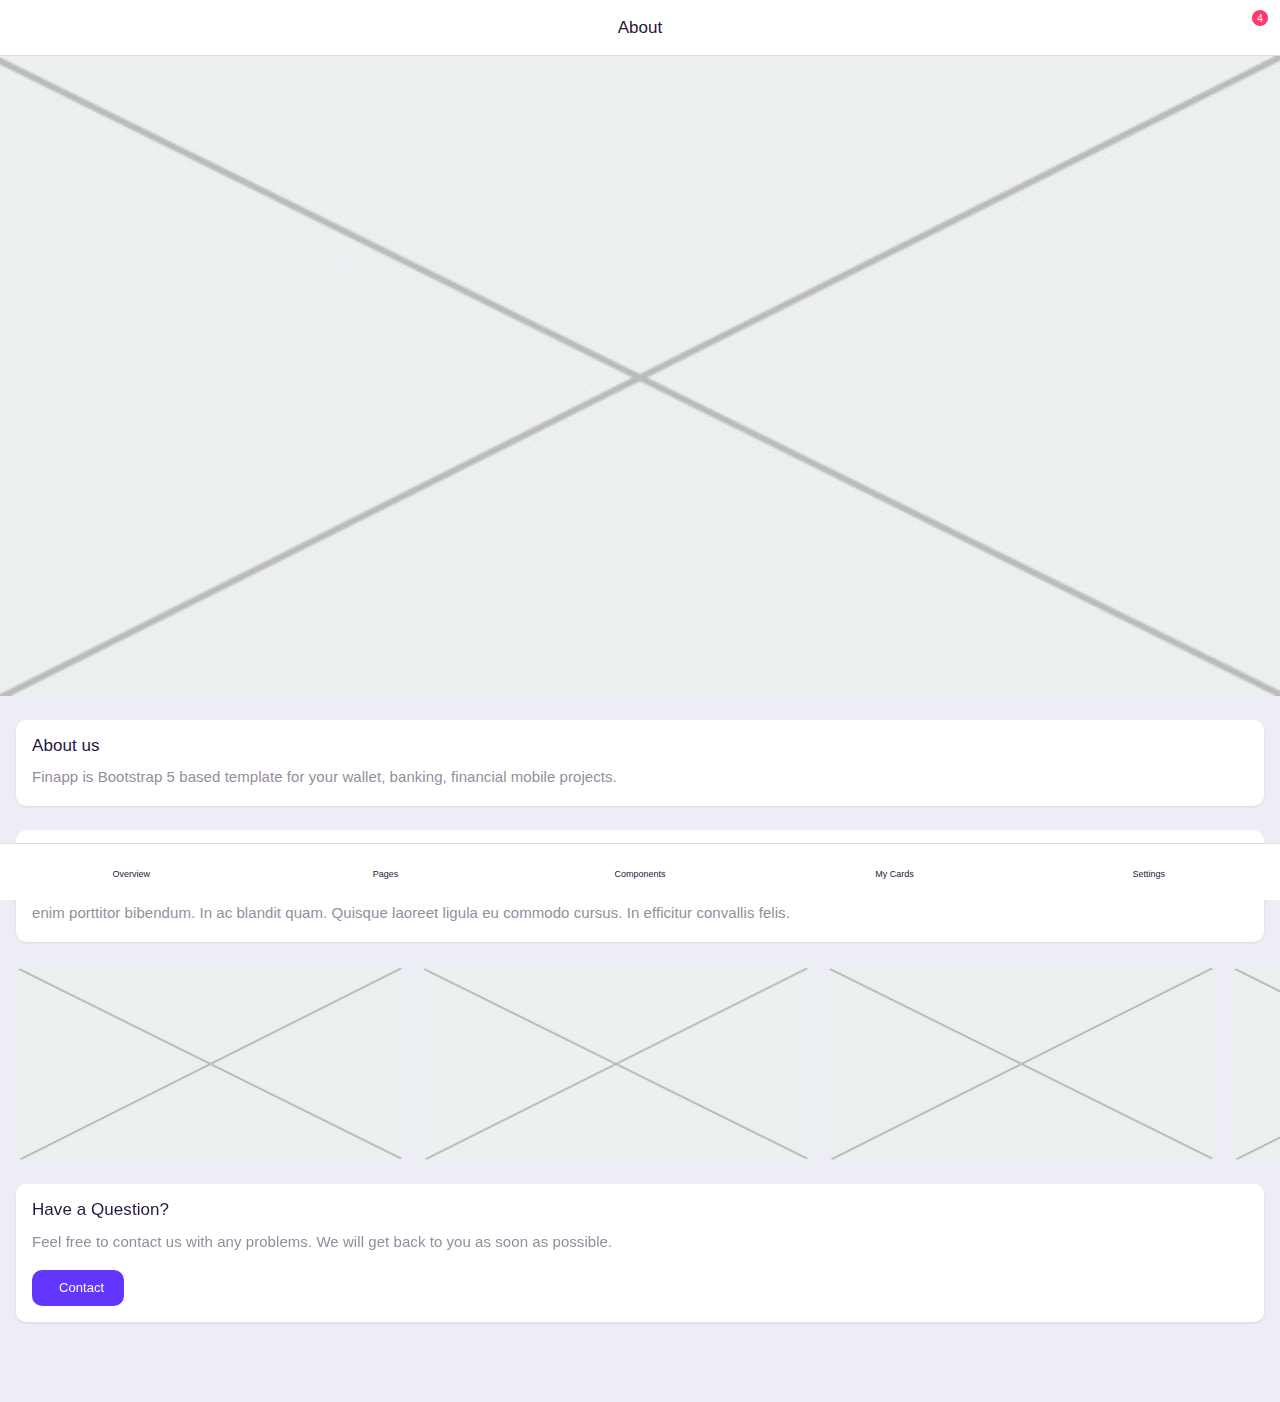
<file: app-about.html>
<!doctype html>
<html lang="en">

<head>
    <meta http-equiv="Content-Type" content="text/html; charset=utf-8" />
    <meta name="viewport"
        content="width=device-width, initial-scale=1, minimum-scale=1, maximum-scale=1, viewport-fit=cover" />
    <meta name="apple-mobile-web-app-capable" content="yes" />
    <meta name="apple-mobile-web-app-status-bar-style" content="black-translucent">
    <meta name="theme-color" content="#000000">
    <title>Finapp</title>
    <meta name="description" content="Finapp HTML Mobile Template">
    <meta name="keywords" content="bootstrap, wallet, banking, fintech mobile template, cordova, phonegap, mobile, html, responsive" />
    <link rel="icon" type="image/png" href="assets/img/favicon.png" sizes="32x32">
    <link rel="apple-touch-icon" sizes="180x180" href="assets/img/icon/192x192.png">
    <link rel="stylesheet" href="assets/css/style.css">
    <link rel="manifest" href="__manifest.json">
</head>

<body>

    <!-- loader -->
    <div id="loader">
        <img src="assets/img/loading-icon.png" alt="icon" class="loading-icon">
    </div>
    <!-- * loader -->

    <!-- App Header -->
    <div class="appHeader">
        <div class="left">
            <a href="#" class="headerButton goBack">
                <ion-icon name="chevron-back-outline"></ion-icon>
            </a>
        </div>
        <div class="pageTitle">
            About
        </div>
        <div class="right">
            <a href="app-notifications.html" class="headerButton">
                <ion-icon class="icon" name="notifications-outline"></ion-icon>
                <span class="badge badge-danger">4</span>
            </a>
        </div>
    </div>
    <!-- * App Header -->

    <!-- App Capsule -->
    <div id="appCapsule">


        <div class="section full">
            <img src="assets/img/sample/photo/wide3.jpg" alt="image" class="imaged w-100 square">
        </div>

        <div class="section mt-3 mb-3">
            <div class="card">
                <div class="card-body">
                    <h2 class="card-title">About us</h2>
                    Finapp is Bootstrap 5 based template for your wallet, banking, financial mobile projects.
                </div>
            </div>
        </div>

        <div class="section mt-3 mb-3">
            <div class="card">
                <div class="card-body">
                    <h2 class="card-title">Learn More</h2>
                    Lorem ipsum dolor sit amet, consectetur adipiscing elit. Fusce mollis iaculis aliquet. Duis euismod
                    nibh at neque gravida tincidunt. Nunc vitae fringilla augue. Nunc blandit tempor enim porttitor
                    bibendum. In ac blandit quam. Quisque laoreet ligula eu commodo cursus. In efficitur convallis
                    felis.
                </div>
            </div>
        </div>

        <div class="section full mt-3">

            <!-- carousel single -->
            <div class="carousel-single splide">
                <div class="splide__track">
                    <ul class="splide__list">

                        <li class="splide__slide">
                            <img src="assets/img/sample/photo/wide1.jpg" alt="alt" class="imaged w-100">
                        </li>

                        <li class="splide__slide">
                            <img src="assets/img/sample/photo/wide2.jpg" alt="alt" class="imaged w-100">
                        </li>

                        <li class="splide__slide">
                            <img src="assets/img/sample/photo/wide3.jpg" alt="alt" class="imaged w-100">
                        </li>

                    </ul>
                </div>
            </div>
            <!-- * carousel single -->

        </div>

        <div class="section mt-3 mb-3">
            <div class="card">
                <div class="card-body">
                    <h2 class="card-title">Have a Question?</h2>
                    <p>Feel free to contact us with any problems. We will get back to you as soon as possible.</p>
                    <a href="app-contact.html" class="btn btn-primary">
                        <ion-icon name="mail-open-outline"></ion-icon> Contact
                    </a>
                </div>
            </div>
        </div>

    </div>
    <!-- * App Capsule -->


    <!-- App Bottom Menu -->
    <div class="appBottomMenu">
        <a href="index.html" class="item">
            <div class="col">
                <ion-icon name="pie-chart-outline"></ion-icon>
                <strong>Overview</strong>
            </div>
        </a>
        <a href="app-pages.html" class="item">
            <div class="col">
                <ion-icon name="document-text-outline"></ion-icon>
                <strong>Pages</strong>
            </div>
        </a>
        <a href="app-components.html" class="item">
            <div class="col">
                <ion-icon name="apps-outline"></ion-icon>
                <strong>Components</strong>
            </div>
        </a>
        <a href="app-cards.html" class="item">
            <div class="col">
                <ion-icon name="card-outline"></ion-icon>
                <strong>My Cards</strong>
            </div>
        </a>
        <a href="app-settings.html" class="item">
            <div class="col">
                <ion-icon name="settings-outline"></ion-icon>
                <strong>Settings</strong>
            </div>
        </a>
    </div>
    <!-- * App Bottom Menu -->


    <!-- ========= JS Files =========  -->
    <!-- Bootstrap -->
    <script src="assets/js/lib/bootstrap.bundle.min.js"></script>
    <!-- Ionicons -->
    <script type="module" src="https://unpkg.com/ionicons@5.5.2/dist/ionicons/ionicons.js"></script>
    <!-- Splide -->
    <script src="assets/js/plugins/splide/splide.min.js"></script>
    <!-- Base Js File -->
    <script src="assets/js/base.js"></script>


</body>

</html>
</file>
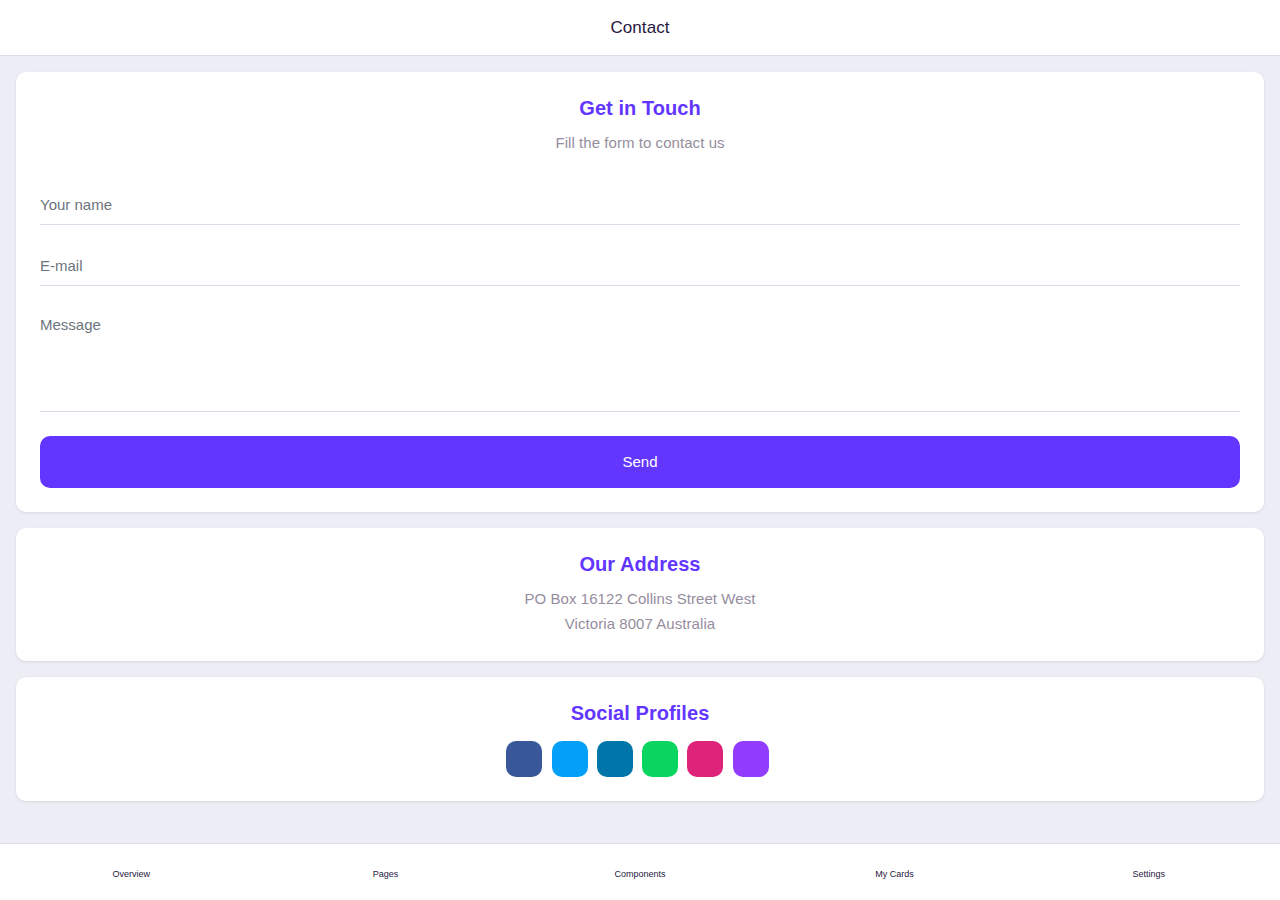
<file: app-contact.html>
<!doctype html>
<html lang="en">

<head>
    <meta http-equiv="Content-Type" content="text/html; charset=utf-8" />
    <meta name="viewport"
        content="width=device-width, initial-scale=1, minimum-scale=1, maximum-scale=1, viewport-fit=cover" />
    <meta name="apple-mobile-web-app-capable" content="yes" />
    <meta name="apple-mobile-web-app-status-bar-style" content="black-translucent">
    <meta name="theme-color" content="#000000">
    <title>Finapp</title>
    <meta name="description" content="Finapp HTML Mobile Template">
    <meta name="keywords" content="bootstrap, wallet, banking, fintech mobile template, cordova, phonegap, mobile, html, responsive" />
    <link rel="icon" type="image/png" href="assets/img/favicon.png" sizes="32x32">
    <link rel="apple-touch-icon" sizes="180x180" href="assets/img/icon/192x192.png">
    <link rel="stylesheet" href="assets/css/style.css">
    <link rel="manifest" href="__manifest.json">
</head>

<body>

    <!-- loader -->
    <div id="loader">
        <img src="assets/img/loading-icon.png" alt="icon" class="loading-icon">
    </div>
    <!-- * loader -->

    <!-- App Header -->
    <div class="appHeader">
        <div class="left">
            <a href="#" class="headerButton goBack">
                <ion-icon name="chevron-back-outline"></ion-icon>
            </a>
        </div>
        <div class="pageTitle">
            Contact
        </div>
        <div class="right">
            <a href="#" class="headerButton">
                <ion-icon name="call-outline"></ion-icon>
            </a>
        </div>
    </div>
    <!-- * App Header -->

    <!-- App Capsule -->
    <div id="appCapsule">

        <div class="section mt-2">
            <div class="card">
                <div class="card-body">
                    <div class="p-1">
                        <div class="text-center">
                            <h2 class="text-primary">Get in Touch</h2>
                            <p>Fill the form to contact us</p>
                        </div>
                        <form>
                            <div class="form-group basic animated">
                                <div class="input-wrapper">
                                    <label class="label" for="name2">Your name</label>
                                    <input type="text" class="form-control" id="name2" placeholder="Your name">
                                    <i class="clear-input">
                                        <ion-icon name="close-circle"></ion-icon>
                                    </i>
                                </div>
                            </div>

                            <div class="form-group basic animated">
                                <div class="input-wrapper">
                                    <label class="label" for="email2">E-mail</label>
                                    <input type="text" class="form-control" id="email2" placeholder="E-mail">
                                    <i class="clear-input">
                                        <ion-icon name="close-circle"></ion-icon>
                                    </i>
                                </div>
                            </div>

                            <div class="form-group basic animated">
                                <div class="input-wrapper">
                                    <label class="label" for="textarea2">Message</label>
                                    <textarea id="textarea2" rows="4" class="form-control"
                                        placeholder="Message"></textarea>
                                    <i class="clear-input">
                                        <ion-icon name="close-circle"></ion-icon>
                                    </i>
                                </div>
                            </div>

                            <div class="mt-2">
                                <button type="button" class="btn btn-primary btn-lg btn-block">Send</button>
                            </div>

                        </form>
                    </div>
                </div>
            </div>
        </div>

        <div class="section mt-2">
            <div class="card">
                <div class="card-body">
                    <div class="p-1">
                        <div class="text-center">
                            <h2 class="text-primary">Our Address</h2>
                            <p class="card-text">
                                PO Box 16122 Collins Street West<br>
                                Victoria 8007 Australia
                            </p>
                        </div>
                    </div>
                </div>
            </div>
        </div>

        <div class="section mt-2 mb-2">
            <div class="card">
                <div class="card-body">
                    <div class="p-1">
                        <div class="text-center">
                            <h2 class="text-primary mb-2">Social Profiles</h2>

                            <a href="#" class="btn btn-facebook btn-icon me-05">
                                <ion-icon name="logo-facebook"></ion-icon>
                            </a>

                            <a href="#" class="btn btn-twitter btn-icon me-05">
                                <ion-icon name="logo-twitter"></ion-icon>
                            </a>

                            <a href="#" class="btn btn-linkedin btn-icon me-05">
                                <ion-icon name="logo-linkedin"></ion-icon>
                            </a>

                            <a href="#" class="btn btn-whatsapp btn-icon me-05">
                                <ion-icon name="logo-whatsapp"></ion-icon>
                            </a>

                            <a href="#" class="btn btn-instagram btn-icon me-05">
                                <ion-icon name="logo-instagram"></ion-icon>
                            </a>

                            <a href="#" class="btn btn-twitch btn-icon me-05">
                                <ion-icon name="logo-twitch"></ion-icon>
                            </a>

                        </div>
                    </div>
                </div>
            </div>
        </div>



    </div>
    <!-- * App Capsule -->


    <!-- App Bottom Menu -->
    <div class="appBottomMenu">
        <a href="index.html" class="item">
            <div class="col">
                <ion-icon name="pie-chart-outline"></ion-icon>
                <strong>Overview</strong>
            </div>
        </a>
        <a href="app-pages.html" class="item">
            <div class="col">
                <ion-icon name="document-text-outline"></ion-icon>
                <strong>Pages</strong>
            </div>
        </a>
        <a href="app-components.html" class="item">
            <div class="col">
                <ion-icon name="apps-outline"></ion-icon>
                <strong>Components</strong>
            </div>
        </a>
        <a href="app-cards.html" class="item">
            <div class="col">
                <ion-icon name="card-outline"></ion-icon>
                <strong>My Cards</strong>
            </div>
        </a>
        <a href="app-settings.html" class="item">
            <div class="col">
                <ion-icon name="settings-outline"></ion-icon>
                <strong>Settings</strong>
            </div>
        </a>
    </div>
    <!-- * App Bottom Menu -->


    <!-- ========= JS Files =========  -->
    <!-- Bootstrap -->
    <script src="assets/js/lib/bootstrap.bundle.min.js"></script>
    <!-- Ionicons -->
    <script type="module" src="https://unpkg.com/ionicons@5.5.2/dist/ionicons/ionicons.js"></script>
    <!-- Splide -->
    <script src="assets/js/plugins/splide/splide.min.js"></script>
    <!-- Base Js File -->
    <script src="assets/js/base.js"></script>


</body>

</html>
</file>
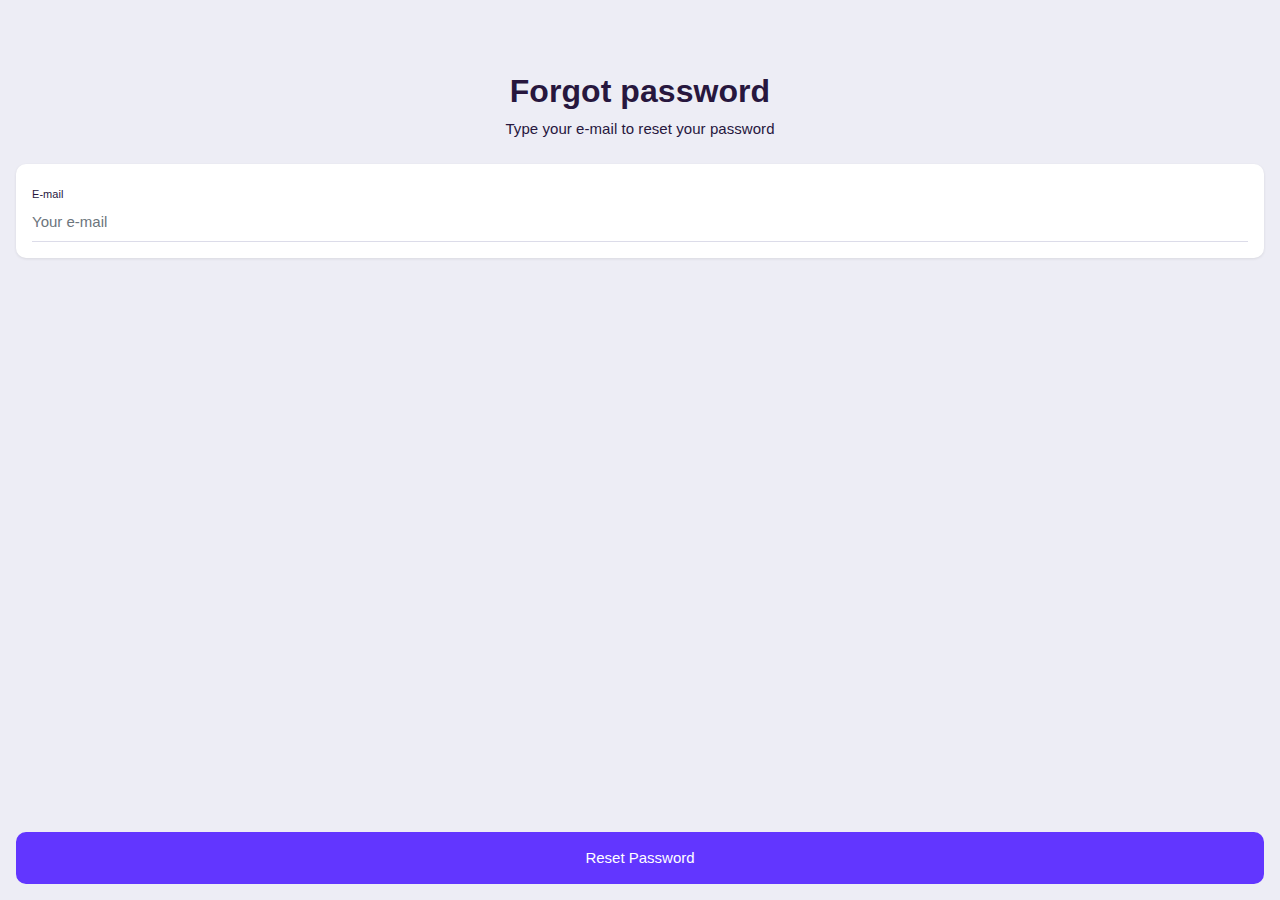
<file: app-forgot-password.html>
<!doctype html>
<html lang="en">

<head>
    <meta http-equiv="Content-Type" content="text/html; charset=utf-8" />
    <meta name="viewport"
        content="width=device-width, initial-scale=1, minimum-scale=1, maximum-scale=1, viewport-fit=cover" />
    <meta name="apple-mobile-web-app-capable" content="yes" />
    <meta name="apple-mobile-web-app-status-bar-style" content="black-translucent">
    <meta name="theme-color" content="#000000">
    <title>Finapp</title>
    <meta name="description" content="Finapp HTML Mobile Template">
    <meta name="keywords" content="bootstrap, wallet, banking, fintech mobile template, cordova, phonegap, mobile, html, responsive" />
    <link rel="icon" type="image/png" href="assets/img/favicon.png" sizes="32x32">
    <link rel="apple-touch-icon" sizes="180x180" href="assets/img/icon/192x192.png">
    <link rel="stylesheet" href="assets/css/style.css">
    <link rel="manifest" href="__manifest.json">
</head>

<body>

    <!-- loader -->
    <div id="loader">
        <img src="assets/img/loading-icon.png" alt="icon" class="loading-icon">
    </div>
    <!-- * loader -->

    <!-- App Header -->
    <div class="appHeader no-border transparent position-absolute">
        <div class="left">
            <a href="#" class="headerButton goBack">
                <ion-icon name="chevron-back-outline"></ion-icon>
            </a>
        </div>
        <div class="pageTitle"></div>
        <div class="right">
        </div>
    </div>
    <!-- * App Header -->

    <!-- App Capsule -->
    <div id="appCapsule">

        <div class="section mt-2 text-center">
            <h1>Forgot password</h1>
            <h4>Type your e-mail to reset your password</h4>
        </div>
        <div class="section mb-5 p-2">
            <form action="index.html">
                <div class="card">
                    <div class="card-body pb-1">

                        <div class="form-group basic">
                            <div class="input-wrapper">
                                <label class="label" for="email1">E-mail</label>
                                <input type="email" class="form-control" id="email1" placeholder="Your e-mail">
                                <i class="clear-input">
                                    <ion-icon name="close-circle"></ion-icon>
                                </i>
                            </div>
                        </div>
                    </div>
                </div>

                <div class="form-button-group transparent">
                    <button type="submit" class="btn btn-primary btn-block btn-lg">Reset Password</button>
                </div>

            </form>
        </div>

    </div>
    <!-- * App Capsule -->


    <!-- ========= JS Files =========  -->
    <!-- Bootstrap -->
    <script src="assets/js/lib/bootstrap.bundle.min.js"></script>
    <!-- Ionicons -->
    <script type="module" src="https://unpkg.com/ionicons@5.5.2/dist/ionicons/ionicons.js"></script>
    <!-- Splide -->
    <script src="assets/js/plugins/splide/splide.min.js"></script>
    <!-- Base Js File -->
    <script src="assets/js/base.js"></script>


</body>

</html>
</file>
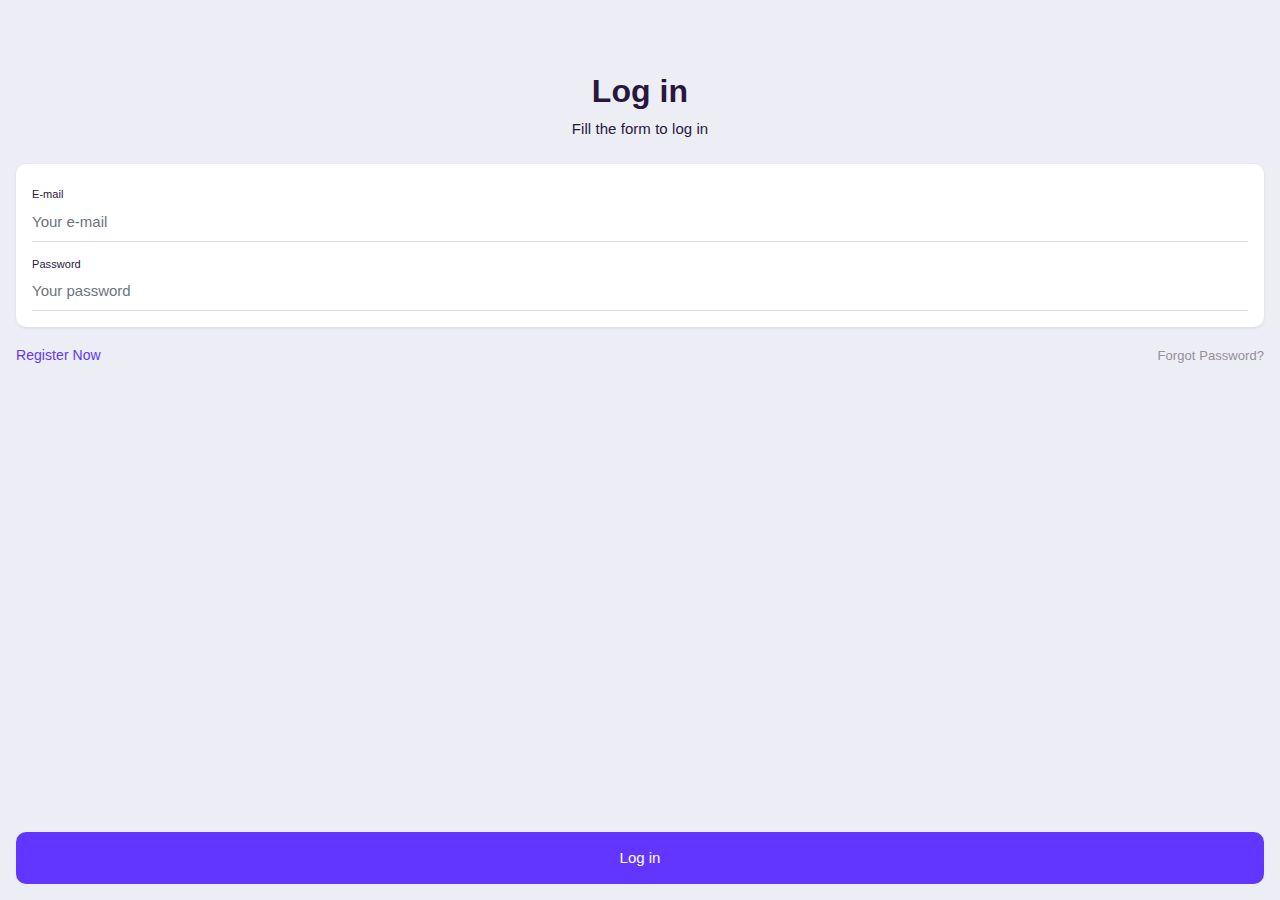
<file: app-login.html>
<!doctype html>
<html lang="en">

<head>
    <meta http-equiv="Content-Type" content="text/html; charset=utf-8" />
    <meta name="viewport"
        content="width=device-width, initial-scale=1, minimum-scale=1, maximum-scale=1, viewport-fit=cover" />
    <meta name="apple-mobile-web-app-capable" content="yes" />
    <meta name="apple-mobile-web-app-status-bar-style" content="black-translucent">
    <meta name="theme-color" content="#000000">
    <title>Finapp</title>
    <meta name="description" content="Finapp HTML Mobile Template">
    <meta name="keywords" content="bootstrap, wallet, banking, fintech mobile template, cordova, phonegap, mobile, html, responsive" />
    <link rel="icon" type="image/png" href="assets/img/favicon.png" sizes="32x32">
    <link rel="apple-touch-icon" sizes="180x180" href="assets/img/icon/192x192.png">
    <link rel="stylesheet" href="assets/css/style.css">
    <link rel="manifest" href="__manifest.json">
</head>

<body>

    <!-- loader -->
    <div id="loader">
        <img src="assets/img/loading-icon.png" alt="icon" class="loading-icon">
    </div>
    <!-- * loader -->

    <!-- App Header -->
    <div class="appHeader no-border transparent position-absolute">
        <div class="left">
            <a href="#" class="headerButton goBack">
                <ion-icon name="chevron-back-outline"></ion-icon>
            </a>
        </div>
        <div class="pageTitle"></div>
        <div class="right">
        </div>
    </div>
    <!-- * App Header -->

    <!-- App Capsule -->
    <div id="appCapsule">

        <div class="section mt-2 text-center">
            <h1>Log in</h1>
            <h4>Fill the form to log in</h4>
        </div>
        <div class="section mb-5 p-2">

            <form action="index.html">
                <div class="card">
                    <div class="card-body pb-1">
                        <div class="form-group basic">
                            <div class="input-wrapper">
                                <label class="label" for="email1">E-mail</label>
                                <input type="email" class="form-control" id="email1" placeholder="Your e-mail">
                                <i class="clear-input">
                                    <ion-icon name="close-circle"></ion-icon>
                                </i>
                            </div>
                        </div>

                        <div class="form-group basic">
                            <div class="input-wrapper">
                                <label class="label" for="password1">Password</label>
                                <input type="password" class="form-control" id="password1" autocomplete="off"
                                    placeholder="Your password">
                                <i class="clear-input">
                                    <ion-icon name="close-circle"></ion-icon>
                                </i>
                            </div>
                        </div>
                    </div>
                </div>


                <div class="form-links mt-2">
                    <div>
                        <a href="app-register.html">Register Now</a>
                    </div>
                    <div><a href="app-forgot-password.html" class="text-muted">Forgot Password?</a></div>
                </div>

                <div class="form-button-group  transparent">
                    <button type="submit" class="btn btn-primary btn-block btn-lg">Log in</button>
                </div>

            </form>
        </div>

    </div>
    <!-- * App Capsule -->



    <!-- ========= JS Files =========  -->
    <!-- Bootstrap -->
    <script src="assets/js/lib/bootstrap.bundle.min.js"></script>
    <!-- Ionicons -->
    <script type="module" src="https://unpkg.com/ionicons@5.5.2/dist/ionicons/ionicons.js"></script>
    <!-- Splide -->
    <script src="assets/js/plugins/splide/splide.min.js"></script>
    <!-- Base Js File -->
    <script src="assets/js/base.js"></script>


</body>

</html>
</file>
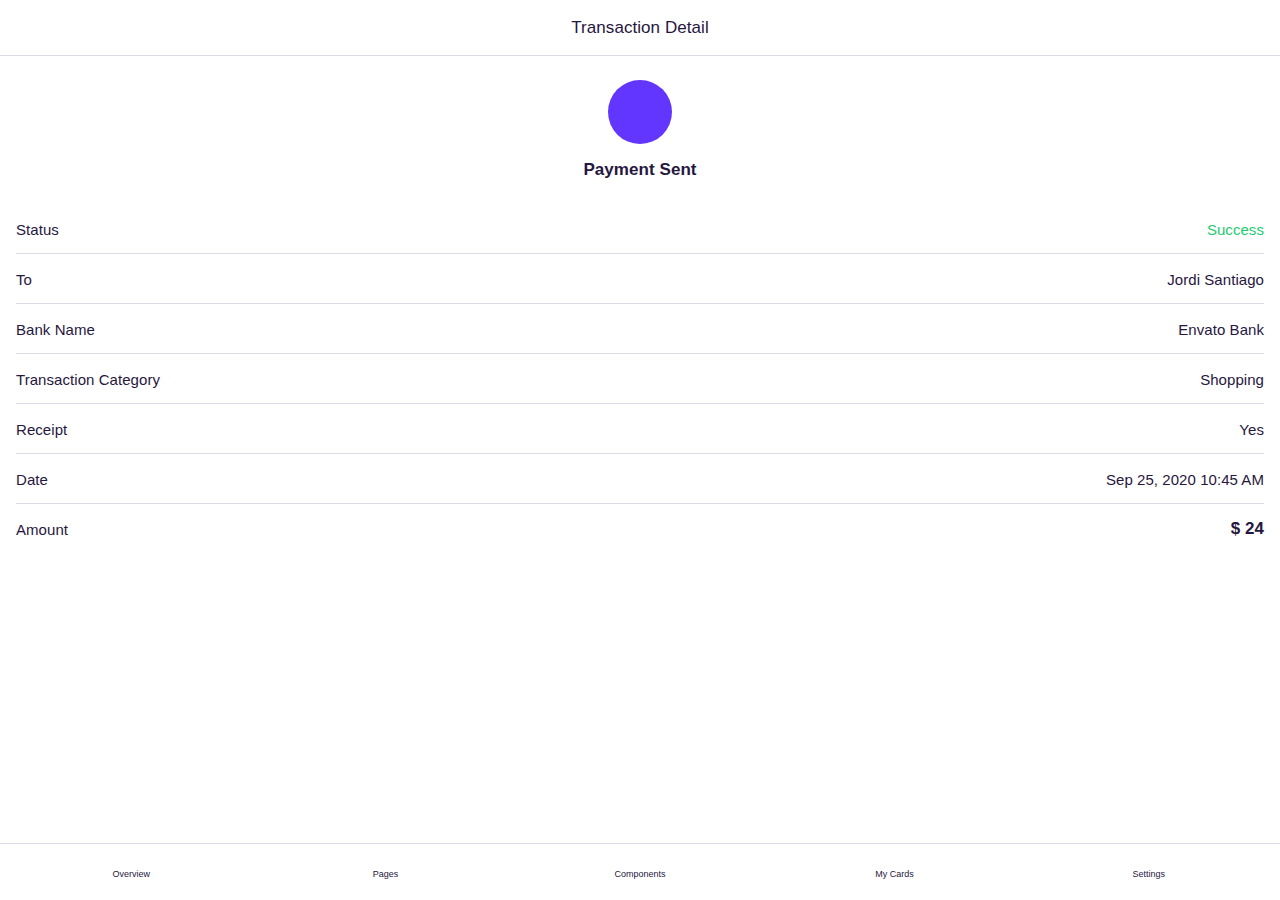
<file: app-transaction-detail.html>
<!doctype html>
<html lang="en">

<head>
    <meta http-equiv="Content-Type" content="text/html; charset=utf-8" />
    <meta name="viewport"
        content="width=device-width, initial-scale=1, minimum-scale=1, maximum-scale=1, viewport-fit=cover" />
    <meta name="apple-mobile-web-app-capable" content="yes" />
    <meta name="apple-mobile-web-app-status-bar-style" content="black-translucent">
    <meta name="theme-color" content="#000000">
    <title>Finapp</title>
    <meta name="description" content="Finapp HTML Mobile Template">
    <meta name="keywords" content="bootstrap, wallet, banking, fintech mobile template, cordova, phonegap, mobile, html, responsive" />
    <link rel="icon" type="image/png" href="assets/img/favicon.png" sizes="32x32">
    <link rel="apple-touch-icon" sizes="180x180" href="assets/img/icon/192x192.png">
    <link rel="stylesheet" href="assets/css/style.css">
    <link rel="manifest" href="__manifest.json">
</head>

<body class="bg-white">

    <!-- loader -->
    <div id="loader">
        <img src="assets/img/loading-icon.png" alt="icon" class="loading-icon">
    </div>
    <!-- * loader -->

    <!-- App Header -->
    <div class="appHeader">
        <div class="left">
            <a href="#" class="headerButton goBack">
                <ion-icon name="chevron-back-outline"></ion-icon>
            </a>
        </div>
        <div class="pageTitle">
            Transaction Detail
        </div>
        <div class="right">
            <a href="#" class="headerButton" data-bs-toggle="modal" data-bs-target="#DialogBasic">
                <ion-icon name="trash-outline"></ion-icon>
            </a>
        </div>
    </div>
    <!-- * App Header -->

    <!-- Dialog Basic -->
    <div class="modal fade dialogbox" id="DialogBasic" data-bs-backdrop="static" tabindex="-1" role="dialog">
        <div class="modal-dialog" role="document">
            <div class="modal-content">
                <div class="modal-header">
                    <h5 class="modal-title">Delete</h5>
                </div>
                <div class="modal-body">
                    Are you sure?
                </div>
                <div class="modal-footer">
                    <div class="btn-inline">
                        <a href="#" class="btn btn-text-secondary" data-bs-dismiss="modal">CANCEL</a>
                        <a href="#" class="btn btn-text-primary" data-bs-dismiss="modal">DELETE</a>
                    </div>
                </div>
            </div>
        </div>
    </div>
    <!-- * Dialog Basic -->

    <!-- App Capsule -->
    <div id="appCapsule" class="full-height">

        <div class="section mt-2 mb-2">


            <div class="listed-detail mt-3">
                <div class="icon-wrapper">
                    <div class="iconbox">
                        <ion-icon name="arrow-forward-outline"></ion-icon>
                    </div>
                </div>
                <h3 class="text-center mt-2">Payment Sent</h3>
            </div>

            <ul class="listview flush transparent simple-listview no-space mt-3">
                <li>
                    <strong>Status</strong>
                    <span class="text-success">Success</span>
                </li>
                <li>
                    <strong>To</strong>
                    <span>Jordi Santiago</span>
                </li>
                <li>
                    <strong>Bank Name</strong>
                    <span>Envato Bank</span>
                </li>
                <li>
                    <strong>Transaction Category</strong>
                    <span>Shopping</span>
                </li>
                <li>
                    <strong>Receipt</strong>
                    <span>Yes</span>
                </li>
                <li>
                    <strong>Date</strong>
                    <span>Sep 25, 2020 10:45 AM</span>
                </li>
                <li>
                    <strong>Amount</strong>
                    <h3 class="m-0">$ 24</h3>
                </li>
            </ul>


        </div>

    </div>
    <!-- * App Capsule -->


    <!-- App Bottom Menu -->
    <div class="appBottomMenu">
        <a href="index.html" class="item">
            <div class="col">
                <ion-icon name="pie-chart-outline"></ion-icon>
                <strong>Overview</strong>
            </div>
        </a>
        <a href="app-pages.html" class="item">
            <div class="col">
                <ion-icon name="document-text-outline"></ion-icon>
                <strong>Pages</strong>
            </div>
        </a>
        <a href="app-components.html" class="item">
            <div class="col">
                <ion-icon name="apps-outline"></ion-icon>
                <strong>Components</strong>
            </div>
        </a>
        <a href="app-cards.html" class="item">
            <div class="col">
                <ion-icon name="card-outline"></ion-icon>
                <strong>My Cards</strong>
            </div>
        </a>
        <a href="app-settings.html" class="item">
            <div class="col">
                <ion-icon name="settings-outline"></ion-icon>
                <strong>Settings</strong>
            </div>
        </a>
    </div>
    <!-- * App Bottom Menu -->

    <!-- App Bottom Menu -->
    <div class="appBottomMenu">
        <a href="index.html" class="item">
            <div class="col">
                <ion-icon name="pie-chart-outline"></ion-icon>
                <strong>Overview</strong>
            </div>
        </a>
        <a href="app-pages.html" class="item">
            <div class="col">
                <ion-icon name="document-text-outline"></ion-icon>
                <strong>Pages</strong>
            </div>
        </a>
        <a href="app-components.html" class="item">
            <div class="col">
                <ion-icon name="apps-outline"></ion-icon>
                <strong>Components</strong>
            </div>
        </a>
        <a href="app-cards.html" class="item">
            <div class="col">
                <ion-icon name="card-outline"></ion-icon>
                <strong>My Cards</strong>
            </div>
        </a>
        <a href="app-settings.html" class="item">
            <div class="col">
                <ion-icon name="settings-outline"></ion-icon>
                <strong>Settings</strong>
            </div>
        </a>
    </div>
    <!-- * App Bottom Menu -->


    <!-- ========= JS Files =========  -->
    <!-- Bootstrap -->
    <script src="assets/js/lib/bootstrap.bundle.min.js"></script>
    <!-- Ionicons -->
    <script type="module" src="https://unpkg.com/ionicons@5.5.2/dist/ionicons/ionicons.js"></script>
    <!-- Splide -->
    <script src="assets/js/plugins/splide/splide.min.js"></script>
    <!-- Base Js File -->
    <script src="assets/js/base.js"></script>


</body>

</html>
</file>
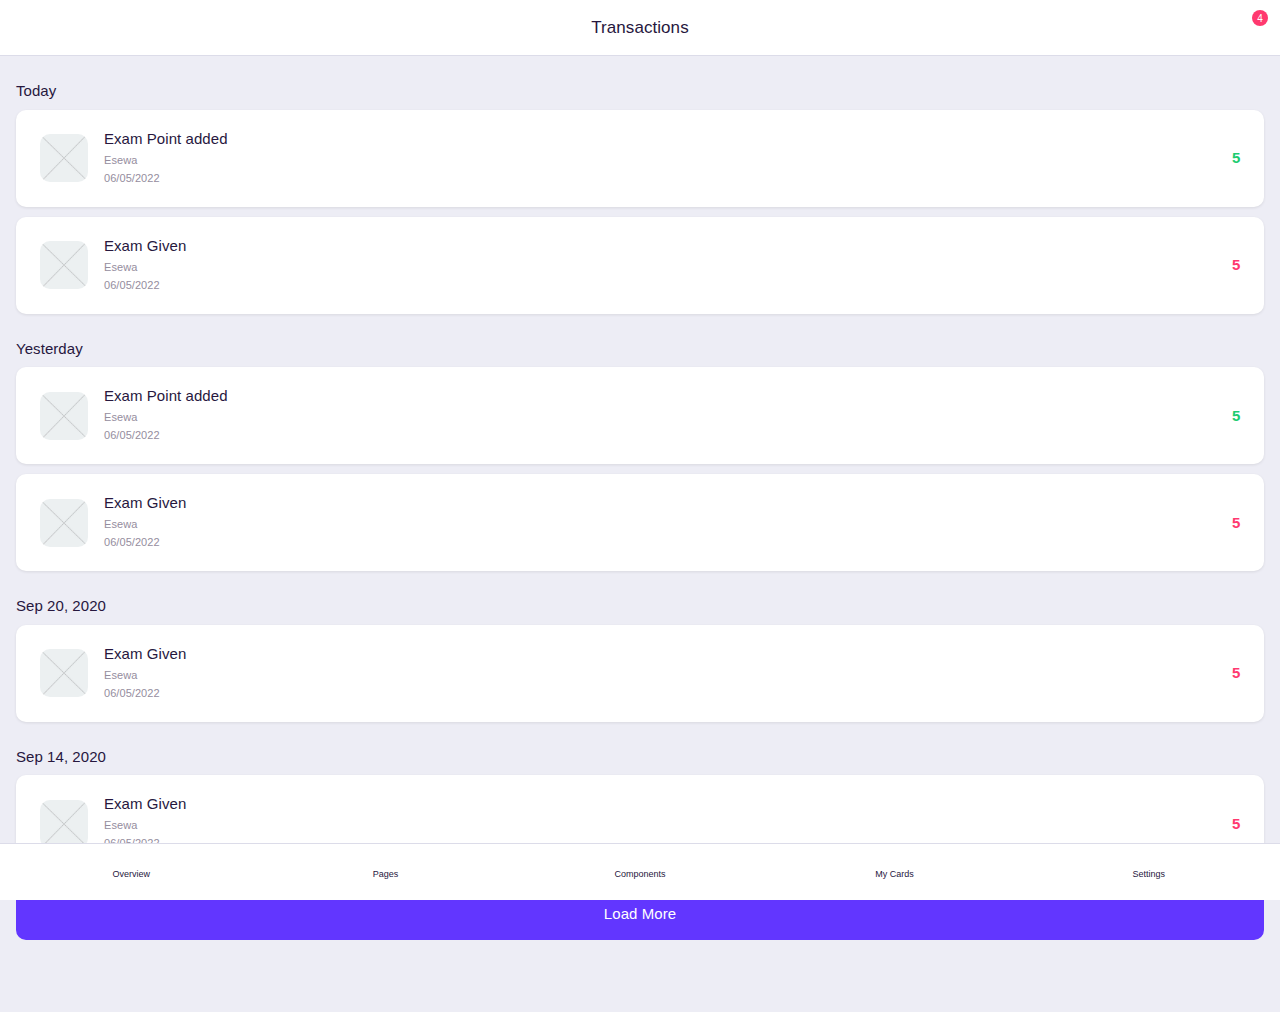
<file: app-transactions.html>
<!doctype html>
<html lang="en">

<head>
    <meta http-equiv="Content-Type" content="text/html; charset=utf-8" />
    <meta name="viewport"
        content="width=device-width, initial-scale=1, minimum-scale=1, maximum-scale=1, viewport-fit=cover" />
    <meta name="apple-mobile-web-app-capable" content="yes" />
    <meta name="apple-mobile-web-app-status-bar-style" content="black-translucent">
    <meta name="theme-color" content="#000000">
    <title>Finapp</title>
    <meta name="description" content="Finapp HTML Mobile Template">
    <meta name="keywords" content="bootstrap, wallet, banking, fintech mobile template, cordova, phonegap, mobile, html, responsive" />
    <link rel="icon" type="image/png" href="assets/img/favicon.png" sizes="32x32">
    <link rel="apple-touch-icon" sizes="180x180" href="assets/img/icon/192x192.png">
    <link rel="stylesheet" href="assets/css/style.css">
    <link rel="manifest" href="__manifest.json">
</head>

<body>

    <!-- loader -->
    <div id="loader">
        <img src="assets/img/loading-icon.png" alt="icon" class="loading-icon">
    </div>
    <!-- * loader -->

    <!-- App Header -->
    <div class="appHeader">
        <div class="left">
            <a href="#" class="headerButton goBack">
                <ion-icon name="chevron-back-outline"></ion-icon>
            </a>
        </div>
        <div class="pageTitle">
            Transactions
        </div>
        <div class="right">
            <a href="app-notifications.html" class="headerButton">
                <ion-icon class="icon" name="notifications-outline"></ion-icon>
                <span class="badge badge-danger">4</span>
            </a>
        </div>
    </div>
    <!-- * App Header -->


    <!-- App Capsule -->
    <div id="appCapsule">

        <!-- Transactions -->
        <div class="section mt-2">
            <div class="section-title">Today</div>
            <div class="transactions">
                                
                
                <!-- * item -->

                <a href="app-transaction-detail.html" class="item">
                    <div class="detail">
                        <img src="assets/img/sample/brand/1.jpg" alt="img" class="image-block imaged w48">
                        <div>
                            <strong>Exam Point added</strong>
                            <p>Esewa</p>
                            <p>06/05/2022</p>
                        </div>
                    </div>
                    <div class="right">
                        <div class="price text-success"> 5</div>
                    </div>
                </a>
                <!-- * item -->
                <!-- item -->
                <a href="app-transaction-detail.html" class="item">
                    <div class="detail">
                        <img src="assets/img/sample/brand/1.jpg" alt="img" class="image-block imaged w48">
                        <div>
                            <strong>Exam Given</strong>
                            <p>Esewa</p>
                            <p>06/05/2022</p>
                        </div>
                    </div>
                    <div class="right">
                        <div class="price text-danger"> 5</div>
                    </div>
                </a>
                <!-- * item -->
            </div>
        </div>
        <!-- * Transactions -->

        <!-- Transactions -->
        <div class="section mt-2">
            <div class="section-title">Yesterday</div>
            <div class="transactions">
                                <!-- * item -->

                <a href="app-transaction-detail.html" class="item">
                    <div class="detail">
                        <img src="assets/img/sample/brand/1.jpg" alt="img" class="image-block imaged w48">
                        <div>
                            <strong>Exam Point added</strong>
                            <p>Esewa</p>
                            <p>06/05/2022</p>
                        </div>
                    </div>
                    <div class="right">
                        <div class="price text-success"> 5</div>
                    </div>
                </a>
                <!-- * item -->
                <!-- item -->
                <a href="app-transaction-detail.html" class="item">
                    <div class="detail">
                        <img src="assets/img/sample/brand/1.jpg" alt="img" class="image-block imaged w48">
                        <div>
                            <strong>Exam Given</strong>
                            <p>Esewa</p>
                            <p>06/05/2022</p>
                        </div>
                    </div>
                    <div class="right">
                        <div class="price text-danger"> 5</div>
                    </div>
                </a>
                <!-- * item -->
            </div>
        </div>
        <!-- * Transactions -->

        <!-- Transactions -->
        <div class="section mt-2">
            <div class="section-title">Sep 20, 2020</div>
            <div class="transactions">
               <!-- item -->
               <a href="app-transaction-detail.html" class="item">
                <div class="detail">
                    <img src="assets/img/sample/brand/1.jpg" alt="img" class="image-block imaged w48">
                    <div>
                        <strong>Exam Given</strong>
                        <p>Esewa</p>
                        <p>06/05/2022</p>
                    </div>
                </div>
                <div class="right">
                    <div class="price text-danger"> 5</div>
                </div>
            </a>
            <!-- * item -->
            </div>
        </div>
        <!-- * Transactions -->

        <!-- Transactions -->
        <div class="section mt-2">
            <div class="section-title">Sep 14, 2020</div>
            <div class="transactions">
                <!-- item -->
                <a href="app-transaction-detail.html" class="item">
                    <div class="detail">
                        <img src="assets/img/sample/brand/1.jpg" alt="img" class="image-block imaged w48">
                        <div>
                            <strong>Exam Given</strong>
                            <p>Esewa</p>
                            <p>06/05/2022</p>
                        </div>
                    </div>
                    <div class="right">
                        <div class="price text-danger"> 5</div>
                    </div>
                </a>
                <!-- * item -->
                
            </div>
        </div>
        <!-- * Transactions -->

        <div class="section mt-2 mb-2">
            <a href="#" class="btn btn-primary btn-block btn-lg">Load More</a>
        </div>


    </div>
    <!-- * App Capsule -->


    <!-- App Bottom Menu -->
    <div class="appBottomMenu">
        <a href="index.html" class="item">
            <div class="col">
                <ion-icon name="pie-chart-outline"></ion-icon>
                <strong>Overview</strong>
            </div>
        </a>
        <a href="app-pages.html" class="item">
            <div class="col">
                <ion-icon name="document-text-outline"></ion-icon>
                <strong>Pages</strong>
            </div>
        </a>
        <a href="app-components.html" class="item">
            <div class="col">
                <ion-icon name="apps-outline"></ion-icon>
                <strong>Components</strong>
            </div>
        </a>
        <a href="app-cards.html" class="item">
            <div class="col">
                <ion-icon name="card-outline"></ion-icon>
                <strong>My Cards</strong>
            </div>
        </a>
        <a href="app-settings.html" class="item">
            <div class="col">
                <ion-icon name="settings-outline"></ion-icon>
                <strong>Settings</strong>
            </div>
        </a>
    </div>
    <!-- * App Bottom Menu -->


    <!-- ========= JS Files =========  -->
    <!-- Bootstrap -->
    <script src="assets/js/lib/bootstrap.bundle.min.js"></script>
    <!-- Ionicons -->
    <script type="module" src="https://unpkg.com/ionicons@5.5.2/dist/ionicons/ionicons.js"></script>
    <!-- Splide -->
    <script src="assets/js/plugins/splide/splide.min.js"></script>
    <!-- Base Js File -->
    <script src="assets/js/base.js"></script>


</body>

</html>
</file>
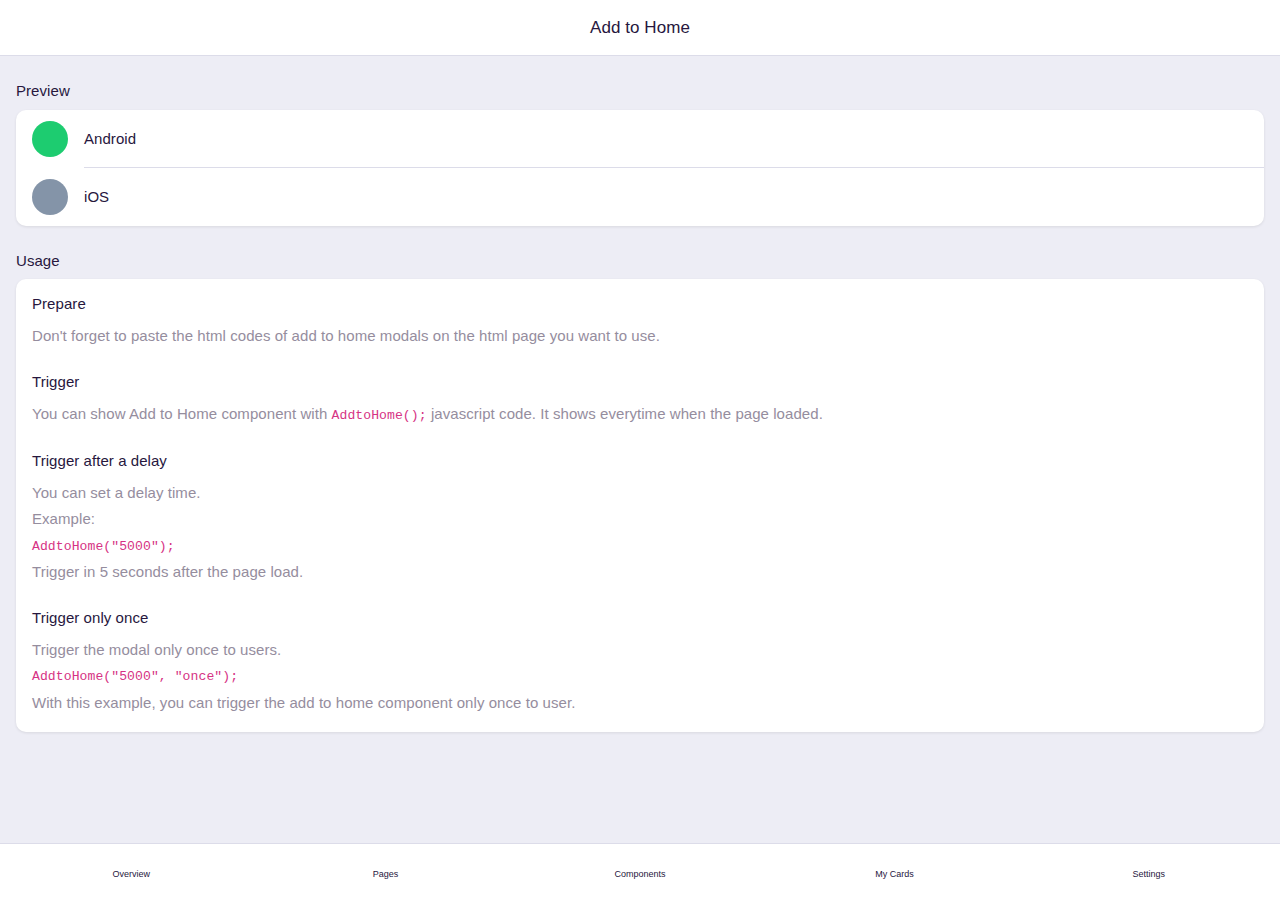
<file: component-add-to-home.html>
<!doctype html>
<html lang="en">

<head>
    <meta http-equiv="Content-Type" content="text/html; charset=utf-8" />
    <meta name="viewport"
        content="width=device-width, initial-scale=1, minimum-scale=1, maximum-scale=1, viewport-fit=cover" />
    <meta name="apple-mobile-web-app-capable" content="yes" />
    <meta name="apple-mobile-web-app-status-bar-style" content="black-translucent">
    <meta name="theme-color" content="#000000">
    <title>Finapp</title>
    <meta name="description" content="Finapp HTML Mobile Template">
    <meta name="keywords"
        content="bootstrap, wallet, banking, fintech mobile template, cordova, phonegap, mobile, html, responsive" />
    <link rel="icon" type="image/png" href="assets/img/favicon.png" sizes="32x32">
    <link rel="apple-touch-icon" sizes="180x180" href="assets/img/icon/192x192.png">
    <link rel="stylesheet" href="assets/css/style.css">
    <link rel="manifest" href="__manifest.json">
</head>

<body>

    <!-- loader -->
    <div id="loader">
        <img src="assets/img/loading-icon.png" alt="icon" class="loading-icon">
    </div>
    <!-- * loader -->

    <!-- App Header -->
    <div class="appHeader">
        <div class="left">
            <a href="#" class="headerButton goBack">
                <ion-icon name="chevron-back-outline"></ion-icon>
            </a>
        </div>
        <div class="pageTitle">Add to Home</div>
        <div class="right"></div>
    </div>
    <!-- * App Header -->

    <!-- App Capsule -->
    <div id="appCapsule">

        <div class="section full mt-2">
            <div class="section-title">Preview</div>
            <ul class="listview image-listview inset">
                <li>
                    <a href="#" class="item" onclick="androidAddtoHome();">
                        <div class="icon-box bg-success">
                            <ion-icon name="logo-android"></ion-icon>
                        </div>
                        <div class="in">
                            <div>Android</div>
                        </div>
                    </a>
                </li>
                <li>
                    <a href="#" class="item" onclick="iosAddtoHome();">
                        <div class="icon-box bg-secondary">
                            <ion-icon name="logo-apple"></ion-icon>
                        </div>
                        <div class="in">
                            <div>iOS</div>
                        </div>
                    </a>
                </li>
            </ul>
        </div>



        <!-- iOS Add to Home Action Sheet -->
        <div class="modal inset fade action-sheet ios-add-to-home" id="ios-add-to-home-screen" tabindex="-1"
            role="dialog">
            <div class="modal-dialog" role="document">
                <div class="modal-content">
                    <div class="modal-header">
                        <h5 class="modal-title">Add to Home Screen</h5>
                        <a href="#" class="close-button" data-bs-dismiss="modal">
                            <ion-icon name="close"></ion-icon>
                        </a>
                    </div>
                    <div class="modal-body">
                        <div class="action-sheet-content text-center">
                            <div class="mb-1"><img src="assets/img/icon/192x192.png" alt="image"
                                    class="imaged w64 mb-2">
                            </div>
                            <div>
                                Install <strong>Finapp</strong> on your iPhone's home screen.
                            </div>
                            <div>
                                Tap <ion-icon name="share-outline"></ion-icon> and Add to homescreen.
                            </div>
                            <div class="mt-2">
                                <button class="btn btn-primary btn-block" data-bs-dismiss="modal">CLOSE</button>
                            </div>
                        </div>

                    </div>
                </div>
            </div>
        </div>
        <!-- * iOS Add to Home Action Sheet -->


        <!-- Android Add to Home Action Sheet -->
        <div class="modal inset fade action-sheet android-add-to-home" id="android-add-to-home-screen" tabindex="-1"
            role="dialog">
            <div class="modal-dialog" role="document">
                <div class="modal-content">
                    <div class="modal-header">
                        <h5 class="modal-title">Add to Home Screen</h5>
                        <a href="#" class="close-button" data-bs-dismiss="modal">
                            <ion-icon name="close"></ion-icon>
                        </a>
                    </div>
                    <div class="modal-body">
                        <div class="action-sheet-content text-center">
                            <div class="mb-1">
                                <img src="assets/img/icon/192x192.png" alt="image" class="imaged w64 mb-2">
                            </div>
                            <div>
                                Install <strong>Finapp</strong> on your Android's home screen.
                            </div>
                            <div>
                                Tap <ion-icon name="ellipsis-vertical"></ion-icon> and Add to homescreen.
                            </div>
                            <div class="mt-2">
                                <button class="btn btn-primary btn-block" data-bs-dismiss="modal">CLOSE</button>
                            </div>
                        </div>
                    </div>
                </div>
            </div>
        </div>
        <!-- * Android Add to Home Action Sheet -->



        <div class="section mt-2 mb-4">
            <div class="section-title">Usage</div>
            <div class="card">
                <div class="card-body">
                    <h4>Prepare</h4>
                    <p class="mb-3">
                        Don't forget to paste the html codes of add to home modals on the html page you want to use.
                    </p>
                    <h4>Trigger</h4>
                    <p class="mb-3">
                        You can show Add to Home component with <code>AddtoHome();</code> javascript code.
                        It shows everytime when the page loaded.
                    </p>
                    <h4>Trigger after a delay</h4>
                    <p class="mb-3">
                        You can set a delay time.
                        <br>
                        <strong>Example:</strong>
                        <br>
                        <code>AddtoHome("5000");</code>
                        <br>
                        Trigger in 5 seconds after the page load.
                    </p>
                    <h4>Trigger only once</h4>
                    <p class="mb-0">
                        Trigger the modal only once to users.
                        <br>
                        <code>AddtoHome("5000", "once");</code>
                        <br>
                        With this example, you can trigger the add to home component only once to user.
                    </p>

                </div>
            </div>
        </div>



    </div>
    <!-- * App Capsule -->

    <!-- App Bottom Menu -->
    <div class="appBottomMenu">
        <a href="index.html" class="item">
            <div class="col">
                <ion-icon name="pie-chart-outline"></ion-icon>
                <strong>Overview</strong>
            </div>
        </a>
        <a href="app-pages.html" class="item">
            <div class="col">
                <ion-icon name="document-text-outline"></ion-icon>
                <strong>Pages</strong>
            </div>
        </a>
        <a href="app-components.html" class="item">
            <div class="col">
                <ion-icon name="apps-outline"></ion-icon>
                <strong>Components</strong>
            </div>
        </a>
        <a href="app-cards.html" class="item">
            <div class="col">
                <ion-icon name="card-outline"></ion-icon>
                <strong>My Cards</strong>
            </div>
        </a>
        <a href="app-settings.html" class="item">
            <div class="col">
                <ion-icon name="settings-outline"></ion-icon>
                <strong>Settings</strong>
            </div>
        </a>
    </div>
    <!-- * App Bottom Menu -->


    <!-- ========= JS Files =========  -->
    <!-- Bootstrap -->
    <script src="assets/js/lib/bootstrap.bundle.min.js"></script>
    <!-- Ionicons -->
    <script type="module" src="https://unpkg.com/ionicons@5.5.2/dist/ionicons/ionicons.js"></script>
    <!-- Splide -->
    <script src="assets/js/plugins/splide/splide.min.js"></script>
    <!-- Base Js File -->
    <script src="assets/js/base.js"></script>


</body>

</html>
</file>
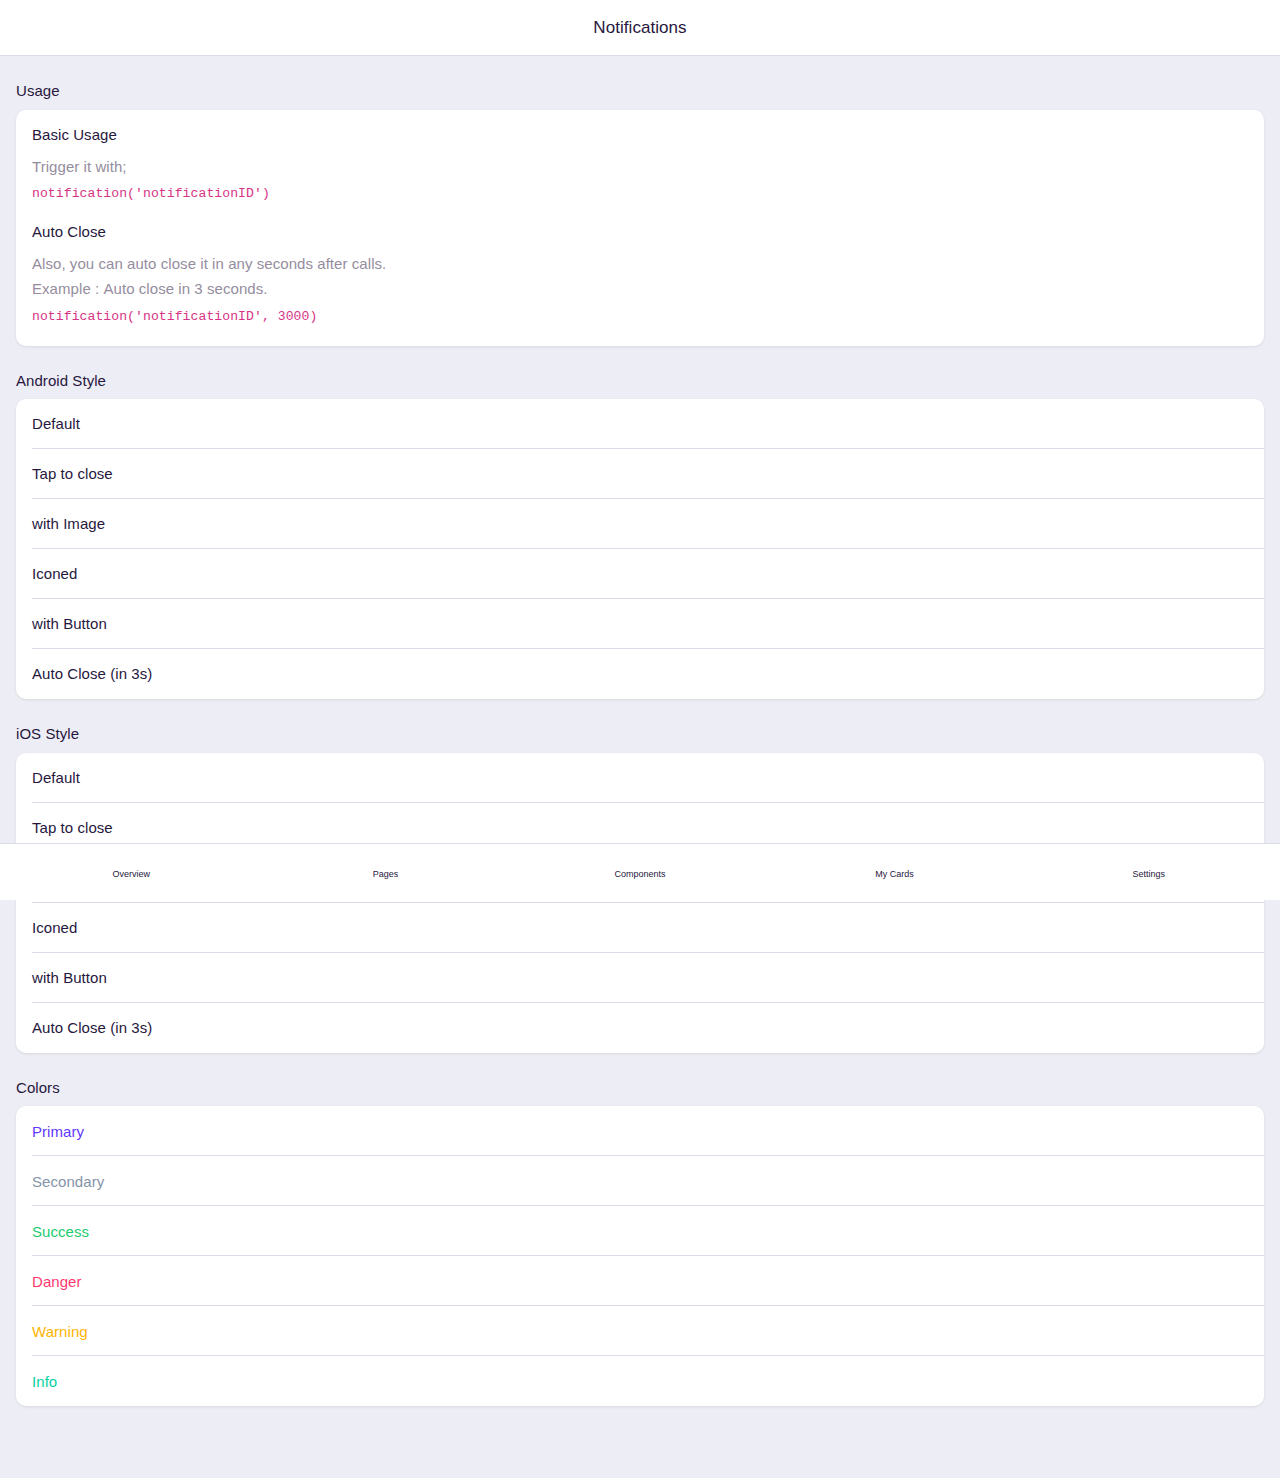
<file: component-notification.html>
<!doctype html>
<html lang="en">

<head>
    <meta http-equiv="Content-Type" content="text/html; charset=utf-8" />
    <meta name="viewport"
        content="width=device-width, initial-scale=1, minimum-scale=1, maximum-scale=1, viewport-fit=cover" />
    <meta name="apple-mobile-web-app-capable" content="yes" />
    <meta name="apple-mobile-web-app-status-bar-style" content="black-translucent">
    <meta name="theme-color" content="#000000">
    <title>Finapp</title>
    <meta name="description" content="Finapp HTML Mobile Template">
    <meta name="keywords"
        content="bootstrap, wallet, banking, fintech mobile template, cordova, phonegap, mobile, html, responsive" />
    <link rel="icon" type="image/png" href="assets/img/favicon.png" sizes="32x32">
    <link rel="apple-touch-icon" sizes="180x180" href="assets/img/icon/192x192.png">
    <link rel="stylesheet" href="assets/css/style.css">
    <link rel="manifest" href="__manifest.json">
</head>

<body>

    <!-- loader -->
    <div id="loader">
        <img src="assets/img/loading-icon.png" alt="icon" class="loading-icon">
    </div>
    <!-- * loader -->

    <!-- App Header -->
    <div class="appHeader">
        <div class="left">
            <a href="#" class="headerButton goBack">
                <ion-icon name="chevron-back-outline"></ion-icon>
            </a>
        </div>
        <div class="pageTitle">Notifications</div>
        <div class="right">
        </div>
    </div>
    <!-- * App Header -->

    <!-- App Capsule -->
    <div id="appCapsule">


        <div class="section mt-2 mb-2">
            <div class="section-title">Usage</div>
            <div class="card">
                <div class="card-body">
                    <h4>Basic Usage</h4>
                    Trigger it with;
                    <p>
                        <code>notification('notificationID')</code>
                    </p>
                    <h4>Auto Close</h4>
                    Also, you can auto close it in any seconds after calls.
                    <br>
                    <strong>Example : </strong>
                    Auto close in 3 seconds.<br>
                    <code>notification('notificationID', 3000)</code>
                </div>
            </div>
        </div>


        <div class="section mt-1">
            <div class="section-title">Android Style</div>
            <div class="card">
                <ul class="listview flush transparent image-listview text">
                    <li>
                        <a href="#" class="item" onclick="notification('notification-1')">
                            <div class="in">
                                <div>Default</div>
                            </div>
                        </a>
                    </li>
                    <li>
                        <a href="#" class="item" onclick="notification('notification-2')">
                            <div class="in">
                                <div>Tap to close</div>
                            </div>
                        </a>
                    </li>
                    <li>
                        <a href="#" class="item" onclick="notification('notification-3')">
                            <div class="in">
                                <div>with Image</div>
                            </div>
                        </a>
                    </li>
                    <li>
                        <a href="#" class="item" onclick="notification('notification-4')">
                            <div class="in">
                                <div>Iconed</div>
                            </div>
                        </a>
                    </li>
                    <li>
                        <a href="#" class="item" onclick="notification('notification-5')">
                            <div class="in">
                                <div>with Button</div>
                            </div>
                        </a>
                    </li>
                    <li>
                        <a href="#" class="item" onclick="notification('notification-6', 3000)">
                            <div class="in">
                                <div>Auto Close (in 3s)</div>
                            </div>
                        </a>
                    </li>
                </ul>
            </div>
        </div>

        <!-- android style 1 -->
        <div id="notification-1" class="notification-box">
            <div class="notification-dialog android-style">
                <div class="notification-header">
                    <div class="in">
                        <img src="assets/img/sample/avatar/avatar3.jpg" alt="image" class="imaged w24 rounded">
                        <strong>John Pacheco</strong>
                        <span>5 mins ago</span>
                    </div>
                    <a href="#" class="close-button">
                        <ion-icon name="close"></ion-icon>
                    </a>
                </div>
                <div class="notification-content">
                    <div class="in">
                        <h3 class="subtitle">Payment has been sent</h3>
                        <div class="text">
                            You just sent $ 200 to John.
                        </div>
                    </div>
                </div>
            </div>
        </div>
        <!-- * android style 1 -->

        <!-- android style 2 -->
        <div id="notification-2" class="notification-box tap-to-close">
            <div class="notification-dialog android-style">
                <div class="notification-header">
                    <div class="in">
                        <img src="assets/img/sample/avatar/avatar3.jpg" alt="image" class="imaged w24 rounded">
                        <strong>John Pacheco</strong>
                        <span>5 mins ago</span>
                    </div>
                </div>
                <div class="notification-content">
                    <div class="in">
                        <h3 class="subtitle">Tap to close</h3>
                        <div class="text">
                            Tap to close this notification.
                        </div>
                    </div>
                </div>
            </div>
        </div>
        <!-- * android style 2 -->

        <!-- android style 3 -->
        <div id="notification-3" class="notification-box">
            <div class="notification-dialog android-style">
                <div class="notification-header">
                    <div class="in">
                        <img src="assets/img/sample/avatar/avatar3.jpg" alt="image" class="imaged w24 rounded">
                        <strong>John Pacheco</strong>
                        <span>5 mins ago</span>
                    </div>
                    <a href="#" class="close-button">
                        <ion-icon name="close"></ion-icon>
                    </a>
                </div>
                <div class="notification-content">
                    <div class="in">
                        <h3 class="subtitle">Payment has been sent</h3>
                        <div class="text">
                            You just sent $ 200 to John.
                        </div>
                    </div>
                    <img src="assets/img/sample/photo/1.jpg" alt="image" class="imaged w64">
                </div>
            </div>
        </div>
        <!-- * android style 3 -->

        <!-- android style 4 -->
        <div id="notification-4" class="notification-box">
            <div class="notification-dialog android-style">
                <div class="notification-header">
                    <div class="in">
                        <img src="assets/img/sample/avatar/avatar3.jpg" alt="image" class="imaged w24 rounded">
                        <strong>John Pacheco</strong>
                        <span>5 mins ago</span>
                    </div>
                    <a href="#" class="close-button">
                        <ion-icon name="close"></ion-icon>
                    </a>
                </div>
                <div class="notification-content">
                    <div class="in">
                        <h3 class="subtitle">Payment has been sent</h3>
                        <div class="text">
                            You just sent $ 200 to John.
                        </div>
                    </div>
                    <div class="icon-box text-success">
                        <ion-icon name="cash-outline"></ion-icon>
                    </div>
                </div>
            </div>
        </div>
        <!-- * android style 4 -->

        <!-- android style 5 -->
        <div id="notification-5" class="notification-box">
            <div class="notification-dialog android-style">
                <div class="notification-header">
                    <div class="in">
                        <img src="assets/img/sample/avatar/avatar3.jpg" alt="image" class="imaged w24 rounded">
                        <strong>John Pacheco</strong>
                        <span>5 mins ago</span>
                    </div>
                    <a href="#" class="close-button">
                        <ion-icon name="close"></ion-icon>
                    </a>
                </div>
                <div class="notification-content">
                    <div class="in">
                        <h3 class="subtitle">Payment has been sent</h3>
                        <div class="text">
                            You just sent $ 200 to John.
                        </div>
                    </div>
                </div>
                <div class="notification-footer">
                    <a href="#" class="notification-button">
                        <ion-icon name="wallet-outline"></ion-icon>
                        My Wallet
                    </a>
                    <a href="#" class="notification-button">
                        <ion-icon name="card-outline"></ion-icon>
                        Debit Card
                    </a>
                </div>
            </div>
        </div>
        <!-- * android style 5 -->

        <!-- android style 6 -->
        <div id="notification-6" class="notification-box">
            <div class="notification-dialog android-style">
                <div class="notification-header">
                    <div class="in">
                        <img src="assets/img/sample/avatar/avatar3.jpg" alt="image" class="imaged w24 rounded">
                        <strong>John Pacheco</strong>
                        <span>5 mins ago</span>
                    </div>
                    <a href="#" class="close-button">
                        <ion-icon name="close"></ion-icon>
                    </a>
                </div>
                <div class="notification-content">
                    <div class="in">
                        <h3 class="subtitle">Auto close in 3 seconds.</h3>
                        <div class="text">
                            Lorem ipsum dolor sit amet.
                        </div>
                    </div>
                </div>
            </div>
        </div>
        <!-- * android style 6 -->




        <div class="section mt-2">
            <div class="section-title">iOS Style</div>
            <div class="card">
                <ul class="listview flush transparent image-listview text">
                    <li>
                        <a href="#" class="item" onclick="notification('notification-7')">
                            <div class="in">
                                <div>Default</div>
                            </div>
                        </a>
                    </li>
                    <li>
                        <a href="#" class="item" onclick="notification('notification-8')">
                            <div class="in">
                                <div>Tap to close</div>
                            </div>
                        </a>
                    </li>
                    <li>
                        <a href="#" class="item" onclick="notification('notification-9')">
                            <div class="in">
                                <div>with Image</div>
                            </div>
                        </a>
                    </li>
                    <li>
                        <a href="#" class="item" onclick="notification('notification-10')">
                            <div class="in">
                                <div>Iconed</div>
                            </div>
                        </a>
                    </li>
                    <li>
                        <a href="#" class="item" onclick="notification('notification-11')">
                            <div class="in">
                                <div>with Button</div>
                            </div>
                        </a>
                    </li>
                    <li>
                        <a href="#" class="item" onclick="notification('notification-12', 3000)">
                            <div class="in">
                                <div>Auto Close (in 3s)</div>
                            </div>
                        </a>
                    </li>
                </ul>
            </div>
        </div>


        <!-- ios style 7-->
        <div id="notification-7" class="notification-box">
            <div class="notification-dialog ios-style">
                <div class="notification-header">
                    <div class="in">
                        <img src="assets/img/sample/avatar/avatar3.jpg" alt="image" class="imaged w24 rounded">
                        <strong>John Pacheco</strong>
                    </div>
                    <div class="right">
                        <span>5 mins ago</span>
                        <a href="#" class="close-button">
                            <ion-icon name="close-circle"></ion-icon>
                        </a>
                    </div>
                </div>
                <div class="notification-content">
                    <div class="in">
                        <h3 class="subtitle">Payment has been sent</h3>
                        <div class="text">
                            You just sent $ 200 to John.
                        </div>
                    </div>
                </div>
            </div>
        </div>
        <!-- * ios style 7 -->

        <!-- ios style 8 -->
        <div id="notification-8" class="notification-box tap-to-close">
            <div class="notification-dialog ios-style">
                <div class="notification-header">
                    <div class="in">
                        <img src="assets/img/sample/avatar/avatar3.jpg" alt="image" class="imaged w24 rounded">
                        <strong>John Pacheco</strong>
                    </div>
                    <div class="right">
                        <span>5 mins ago</span>
                    </div>
                </div>
                <div class="notification-content">
                    <div class="in">
                        <h3 class="subtitle">Tap to close</h3>
                        <div class="text">
                            Tap on this notification to close.
                        </div>
                    </div>
                </div>
            </div>
        </div>
        <!-- * ios style 8 -->

        <!-- ios style 9-->
        <div id="notification-9" class="notification-box tap-to-close">
            <div class="notification-dialog ios-style">
                <div class="notification-header">
                    <div class="in">
                        <img src="assets/img/sample/avatar/avatar3.jpg" alt="image" class="imaged w24 rounded">
                        <strong>John Pacheco</strong>
                    </div>
                    <div class="right">
                        <span>5 mins ago</span>
                    </div>
                </div>
                <div class="notification-content">
                    <div class="in">
                        <h3 class="subtitle">Payment has been sent</h3>
                        <div class="text">
                            You just sent $ 200 to John.
                        </div>
                    </div>
                    <img src="assets/img/sample/photo/1.jpg" alt="image" class="imaged w64">
                </div>
            </div>
        </div>
        <!-- * ios style 9-->

        <!-- ios style 10-->
        <div id="notification-10" class="notification-box">
            <div class="notification-dialog ios-style">
                <div class="notification-header">
                    <div class="in">
                        <img src="assets/img/sample/avatar/avatar3.jpg" alt="image" class="imaged w24 rounded">
                        <strong>John Pacheco</strong>
                    </div>
                    <div class="right">
                        <span>5 mins ago</span>
                        <a href="#" class="close-button">
                            <ion-icon name="close-circle"></ion-icon>
                        </a>
                    </div>
                </div>
                <div class="notification-content">
                    <div class="in">
                        <h3 class="subtitle">Payment has been sent</h3>
                        <div class="text">
                            You just sent $ 200 to John.
                        </div>
                    </div>
                    <div class="icon-box text-success">
                        <ion-icon name="finger-print-outline"></ion-icon>
                    </div>
                </div>
            </div>
        </div>
        <!-- * ios style 10 -->

        <!-- ios style 11 -->
        <div id="notification-11" class="notification-box">
            <div class="notification-dialog ios-style">
                <div class="notification-header">
                    <div class="in">
                        <img src="assets/img/sample/avatar/avatar3.jpg" alt="image" class="imaged w24 rounded">
                        <strong>John Pacheco</strong>
                    </div>
                    <div class="right">
                        <span>5 mins ago</span>
                        <a href="#" class="close-button">
                            <ion-icon name="close-circle"></ion-icon>
                        </a>
                    </div>
                </div>
                <div class="notification-content">
                    <div class="in">
                        <h3 class="subtitle">Payment has been sent</h3>
                        <div class="text">
                            You just sent $ 200 to John.
                        </div>
                    </div>
                </div>
                <div class="notification-footer">
                    <a href="#" class="notification-button">
                        <ion-icon name="wallet-outline"></ion-icon>
                        My Wallet
                    </a>
                    <a href="#" class="notification-button">
                        <ion-icon name="card-outline"></ion-icon>
                        Debit Card
                    </a>
                </div>
            </div>
        </div>
        <!-- * ios style 11-->

        <!-- ios style 12 -->
        <div id="notification-12" class="notification-box">
            <div class="notification-dialog ios-style">
                <div class="notification-header">
                    <div class="in">
                        <img src="assets/img/sample/avatar/avatar3.jpg" alt="image" class="imaged w24 rounded">
                        <strong>John Pacheco</strong>
                    </div>
                    <div class="right">
                        <span>5 mins ago</span>
                        <a href="#" class="close-button">
                            <ion-icon name="close-circle"></ion-icon>
                        </a>
                    </div>
                </div>
                <div class="notification-content">
                    <div class="in">
                        <h3 class="subtitle">Auto close in 3 seconds.</h3>
                        <div class="text">
                            Lorem ipsum dolor sit amet.
                        </div>
                    </div>
                </div>
            </div>
        </div>
        <!-- * ios style 12 -->



        <div class="section mt-2 mb-2">
            <div class="section-title">Colors</div>
            <div class="card">
                <ul class="listview flush transparent image-listview text">
                    <li>
                        <a href="#" class="item" onclick="notification('notification-13')">
                            <div class="in">
                                <div class="text-primary">Primary</div>
                            </div>
                        </a>
                    </li>
                    <li>
                        <a href="#" class="item" onclick="notification('notification-14')">
                            <div class="in">
                                <div class="text-secondary">Secondary</div>
                            </div>
                        </a>
                    </li>
                    <li>
                        <a href="#" class="item" onclick="notification('notification-15')">
                            <div class="in">
                                <div class="text-success">Success</div>
                            </div>
                        </a>
                    </li>
                    <li>
                        <a href="#" class="item" onclick="notification('notification-16')">
                            <div class="in">
                                <div class="text-danger">Danger</div>
                            </div>
                        </a>
                    </li>
                    <li>
                        <a href="#" class="item" onclick="notification('notification-17')">
                            <div class="in">
                                <div class="text-warning">Warning</div>
                            </div>
                        </a>
                    </li>
                    <li>
                        <a href="#" class="item" onclick="notification('notification-18')">
                            <div class="in">
                                <div class="text-info">Info</div>
                            </div>
                        </a>
                    </li>
                </ul>
            </div>
        </div>



        <!-- ios style 13 -->
        <div id="notification-13" class="notification-box">
            <div class="notification-dialog ios-style bg-primary">
                <div class="notification-header">
                    <div class="in">
                        <img src="assets/img/sample/avatar/avatar3.jpg" alt="image" class="imaged w24 rounded">
                        <strong>John Pacheco</strong>
                    </div>
                    <div class="right">
                        <span>5 mins ago</span>
                        <a href="#" class="close-button">
                            <ion-icon name="close-circle"></ion-icon>
                        </a>
                    </div>
                </div>
                <div class="notification-content">
                    <div class="in">
                        <h3 class="subtitle">Primary Color</h3>
                        <div class="text">
                            Notification text.
                        </div>
                    </div>
                </div>
            </div>
        </div>
        <!-- * ios style 13 -->

        <!-- ios style 14 -->
        <div id="notification-14" class="notification-box">
            <div class="notification-dialog ios-style bg-secondary">
                <div class="notification-header">
                    <div class="in">
                        <img src="assets/img/sample/avatar/avatar3.jpg" alt="image" class="imaged w24 rounded">
                        <strong>John Pacheco</strong>
                    </div>
                    <div class="right">
                        <span>5 mins ago</span>
                        <a href="#" class="close-button">
                            <ion-icon name="close-circle"></ion-icon>
                        </a>
                    </div>
                </div>
                <div class="notification-content">
                    <div class="in">
                        <h3 class="subtitle">Secondary Color</h3>
                        <div class="text">
                            Notification text.
                        </div>
                    </div>
                </div>
            </div>
        </div>
        <!-- * ios style 14 -->

        <!-- ios style 15 -->
        <div id="notification-15" class="notification-box">
            <div class="notification-dialog ios-style bg-success">
                <div class="notification-header">
                    <div class="in">
                        <img src="assets/img/sample/avatar/avatar3.jpg" alt="image" class="imaged w24 rounded">
                        <strong>John Pacheco</strong>
                    </div>
                    <div class="right">
                        <span>5 mins ago</span>
                        <a href="#" class="close-button">
                            <ion-icon name="close-circle"></ion-icon>
                        </a>
                    </div>
                </div>
                <div class="notification-content">
                    <div class="in">
                        <h3 class="subtitle">Success Color</h3>
                        <div class="text">
                            Notification text.
                        </div>
                    </div>
                </div>
            </div>
        </div>
        <!-- * ios style 15 -->

        <!-- ios style 16 -->
        <div id="notification-16" class="notification-box">
            <div class="notification-dialog ios-style bg-danger">
                <div class="notification-header">
                    <div class="in">
                        <img src="assets/img/sample/avatar/avatar3.jpg" alt="image" class="imaged w24 rounded">
                        <strong>John Pacheco</strong>
                    </div>
                    <div class="right">
                        <span>5 mins ago</span>
                        <a href="#" class="close-button">
                            <ion-icon name="close-circle"></ion-icon>
                        </a>
                    </div>
                </div>
                <div class="notification-content">
                    <div class="in">
                        <h3 class="subtitle">Danger Color</h3>
                        <div class="text">
                            Notification text.
                        </div>
                    </div>
                </div>
            </div>
        </div>
        <!-- * ios style 16 -->

        <!-- ios style 17 -->
        <div id="notification-17" class="notification-box">
            <div class="notification-dialog ios-style bg-warning">
                <div class="notification-header">
                    <div class="in">
                        <img src="assets/img/sample/avatar/avatar3.jpg" alt="image" class="imaged w24 rounded">
                        <strong>John Pacheco</strong>
                    </div>
                    <div class="right">
                        <span>5 mins ago</span>
                        <a href="#" class="close-button">
                            <ion-icon name="close-circle"></ion-icon>
                        </a>
                    </div>
                </div>
                <div class="notification-content">
                    <div class="in">
                        <h3 class="subtitle">Warning Color</h3>
                        <div class="text">
                            Notification text.
                        </div>
                    </div>
                </div>
            </div>
        </div>
        <!-- * ios style 17 -->

        <!-- ios style 18 -->
        <div id="notification-18" class="notification-box">
            <div class="notification-dialog ios-style bg-info">
                <div class="notification-header">
                    <div class="in">
                        <img src="assets/img/sample/avatar/avatar3.jpg" alt="image" class="imaged w24 rounded">
                        <strong>John Pacheco</strong>
                    </div>
                    <div class="right">
                        <span>5 mins ago</span>
                        <a href="#" class="close-button">
                            <ion-icon name="close-circle"></ion-icon>
                        </a>
                    </div>
                </div>
                <div class="notification-content">
                    <div class="in">
                        <h3 class="subtitle">Info Color</h3>
                        <div class="text">
                            Notification text.
                        </div>
                    </div>
                </div>
            </div>
        </div>
        <!-- * ios style 18 -->



    </div>
    <!-- * App Capsule -->

    <!-- App Bottom Menu -->
    <div class="appBottomMenu">
        <a href="index.html" class="item">
            <div class="col">
                <ion-icon name="pie-chart-outline"></ion-icon>
                <strong>Overview</strong>
            </div>
        </a>
        <a href="app-pages.html" class="item">
            <div class="col">
                <ion-icon name="document-text-outline"></ion-icon>
                <strong>Pages</strong>
            </div>
        </a>
        <a href="app-components.html" class="item">
            <div class="col">
                <ion-icon name="apps-outline"></ion-icon>
                <strong>Components</strong>
            </div>
        </a>
        <a href="app-cards.html" class="item">
            <div class="col">
                <ion-icon name="card-outline"></ion-icon>
                <strong>My Cards</strong>
            </div>
        </a>
        <a href="app-settings.html" class="item">
            <div class="col">
                <ion-icon name="settings-outline"></ion-icon>
                <strong>Settings</strong>
            </div>
        </a>
    </div>
    <!-- * App Bottom Menu -->



    <!-- ========= JS Files =========  -->
    <!-- Bootstrap -->
    <script src="assets/js/lib/bootstrap.bundle.min.js"></script>
    <!-- Ionicons -->
    <script type="module" src="https://unpkg.com/ionicons@5.5.2/dist/ionicons/ionicons.js"></script>
    <!-- Splide -->
    <script src="assets/js/plugins/splide/splide.min.js"></script>
    <!-- Base Js File -->
    <script src="assets/js/base.js"></script>


</body>

</html>
</file>
<file: assets/css/style.css>
@charset "UTF-8";
@import url("src/bootstrap/bootstrap.min.css");
@import url("src/splide/splide.min.css");
@import url("https://unpkg.com/ionicons@4.5.10-0/dist/css/ionicons.min.css");
@import url("https://fonts.googleapis.com/css?family=Poppins:400,500,600&display=swap");
body {
  font-family: "Poppins", sans-serif;
  font-size: 15px;
  line-height: 1.6rem;
  letter-spacing: 0.004em;
  color: #958d9e;
  background: #EDEDF5;
  width: 100%;
  height: 100%;
  overflow-x: hidden;
  -webkit-font-smoothing: antialiased;
  -moz-osx-font-smoothing: grayscale;
}

a {
  color: #6236FF;
  outline: 0 !important;
  text-decoration: none;
}

a:hover, a:active, a:focus {
  outline: 0 !important;
  color: #6236FF;
  text-decoration: none;
}

::-webkit-scrollbar {
  width: 0;
}

.appHeader {
  height: 56px;
  display: flex;
  justify-content: center;
  align-items: center;
  position: fixed;
  top: env(safe-area-inset-top);
  left: 0;
  right: 0;
  z-index: 999;
  background: #FFFFFF;
  color: #27173E;
  border-bottom: 1px solid #DCDCE9;
}

.appHeader:before {
  content: '';
  height: env(safe-area-inset-top);
  position: fixed;
  top: 0;
  left: 0;
  right: 0;
  width: 100%;
  z-index: 99999;
  background: #FFF;
}

.appHeader.no-border {
  border: 0;
  box-shadow: none;
}

.appHeader.transparent {
  background: transparent;
}

.appHeader.transparent:before {
  background: #EDEDF5;
}

.appHeader .left,
.appHeader .right {
  height: 56px;
  display: flex;
  align-items: center;
  position: absolute;
}

.appHeader .left .icon,
.appHeader .left ion-icon,
.appHeader .right .icon,
.appHeader .right ion-icon {
  font-size: 26px;
}

.appHeader .left .headerButton,
.appHeader .right .headerButton {
  min-width: 36px;
  height: 56px;
  display: flex;
  align-items: center;
  justify-content: center;
  padding: 10px;
  color: #6236FF;
  position: relative;
}

.appHeader .left .headerButton .btn,
.appHeader .right .headerButton .btn {
  font-size: 16px;
  height: 32px;
  padding: 0px 14px;
}

.appHeader .left .headerButton:active,
.appHeader .right .headerButton:active {
  opacity: .6;
}

.appHeader .left {
  left: 10px;
  top: 0;
}

.appHeader .right {
  right: 10px;
  top: 0;
}

.appHeader .pageTitle {
  font-size: 17px;
  font-weight: 500;
  padding: 0 10px;
}

.appHeader .pageTitle .logo {
  max-height: 24px;
}

.appHeader.text-light {
  color: #FFF;
}

.appHeader.text-light .headerButton {
  color: #FFF;
}

.appHeader.bg-primary, .appHeader.bg-secondary, .appHeader.bg-success, .appHeader.bg-warning, .appHeader.bg-danger, .appHeader.bg-info, .appHeader.bg-light, .appHeader.bg-dark {
  border: 0;
}

.appHeader.bg-primary:before {
  background: #6236FF !important;
}

.appHeader.bg-secondary:before {
  background: #8494A8 !important;
}

.appHeader.bg-success:before {
  background: #1DCC70 !important;
}

.appHeader.bg-warning:before {
  background: #FFB400 !important;
}

.appHeader.bg-danger:before {
  background: #FF396F !important;
}

.appHeader.bg-info:before {
  background: #05D0A4 !important;
}

.appHeader.bg-dark:before {
  background: #222 !important;
}

.extraHeader {
  position: fixed;
  left: 0;
  top: 50px;
  height: 50px;
  right: 0;
  width: 100%;
  padding: 5px 16px;
  display: flex;
  margin-top: env(safe-area-inset-top);
  align-items: center;
  background: #FFF;
  z-index: 1000;
  border-bottom: 1px solid #DCDCE9;
}

.testPreview .appHeader {
  position: relative;
  top: 0;
  z-index: 0;
}

.appBottomMenu {
  min-height: 56px;
  position: fixed;
  z-index: 999;
  width: 100%;
  bottom: 0;
  left: 0;
  right: 0;
  background: #FFFFFF;
  display: flex;
  align-items: center;
  justify-content: center;
  border-top: 1px solid #DCDCE9;
  padding-left: 4px;
  padding-right: 4px;
  padding-bottom: env(safe-area-inset-bottom);
}

.appBottomMenu.no-border {
  border: 0 !important;
  box-shadow: 0 !important;
}

.appBottomMenu .item {
  font-size: 9px;
  letter-spacing: 0;
  text-align: center;
  width: 100%;
  height: 56px;
  line-height: 1.2em;
  display: flex;
  align-items: center;
  justify-content: center;
  position: relative;
}

.appBottomMenu .item:before {
  content: '';
  display: block;
  height: 2px;
  border-radius: 0 0 10px 10px;
  background: transparent;
  position: absolute;
  left: 4px;
  right: 4px;
  top: 0;
}

.appBottomMenu .item .col {
  width: 100%;
  padding: 0 4px;
  text-align: center;
}

.appBottomMenu .item .icon,
.appBottomMenu .item ion-icon {
  display: inline-flex;
  margin: 1px auto 3px auto;
  font-size: 24px;
  line-height: 1em;
  color: #27173E;
  display: block;
  margin-top: 1px;
  margin-bottom: 3px;
}

.appBottomMenu .item .action-button {
  display: inline-flex;
  width: 50px;
  height: 50px;
  margin-left: -5px;
  margin-right: -5px;
  align-items: center;
  justify-content: center;
  border-radius: 200px;
  background: #6236FF;
}

.appBottomMenu .item .action-button.large {
  width: 60px;
  height: 60px;
  margin-top: -20px;
  margin-left: -10px;
  margin-right: -10px;
}

.appBottomMenu .item .action-button .icon,
.appBottomMenu .item .action-button ion-icon {
  color: #FFF !important;
  margin: 0 !important;
  line-height: 0 !important;
}

.appBottomMenu .item strong {
  margin-top: 4px;
  display: block;
  color: #27173E;
  font-weight: 400;
}

.appBottomMenu .item:active {
  opacity: .8;
}

.appBottomMenu .item.active:before {
  background: #6236FF;
}

.appBottomMenu .item.active .icon,
.appBottomMenu .item.active ion-icon,
.appBottomMenu .item.active strong {
  color: #6236FF !important;
  font-weight: 500;
}

.appBottomMenu .item:hover .icon,
.appBottomMenu .item:hover ion-icon,
.appBottomMenu .item:hover strong {
  color: #27173E;
}

.appBottomMenu.text-light {
  color: #FFF;
}

.appBottomMenu.text-light .item {
  color: #FFF;
  opacity: .7;
}

.appBottomMenu.text-light .item .icon,
.appBottomMenu.text-light .item ion-icon,
.appBottomMenu.text-light .item strong {
  color: #FFF;
}

.appBottomMenu.text-light .item.active {
  opacity: 1;
}

.appBottomMenu.text-light .item.active .icon,
.appBottomMenu.text-light .item.active ion-icon,
.appBottomMenu.text-light .item.active strong {
  color: #FFF !important;
}

.appBottomMenu.bg-primary, .appBottomMenu.bg-secondary, .appBottomMenu.bg-success, .appBottomMenu.bg-warning, .appBottomMenu.bg-danger, .appBottomMenu.bg-info, .appBottomMenu.bg-light, .appBottomMenu.bg-dark {
  border: 0;
}

.appBottomMenu.bg-primary .item:before, .appBottomMenu.bg-secondary .item:before, .appBottomMenu.bg-success .item:before, .appBottomMenu.bg-warning .item:before, .appBottomMenu.bg-danger .item:before, .appBottomMenu.bg-info .item:before, .appBottomMenu.bg-light .item:before, .appBottomMenu.bg-dark .item:before {
  display: none;
}

#appCapsule {
  padding: 56px 0;
  margin-bottom: env(safe-area-inset-bottom);
  margin-top: env(safe-area-inset-top);
}

#appCapsule.extra-header-active {
  padding-top: 106px;
}

#appCapsule.full-height {
  min-height: 100vh;
}

.section {
  padding: 0 16px;
}

.section.full {
  padding: 0;
}

.content-hero {
  background: #FFF;
  border-bottom: 1px solid #DCDCE9;
  padding: 16px;
}

.content-hero .title {
  font-weight: 700;
  letter-spacing: -0.03em;
  font-size: 17px;
  margin: 0;
}

.wide-block {
  background: #fff;
  border-top: 1px solid #DCDCE9;
  border-bottom: 1px solid #DCDCE9;
  padding-left: 16px;
  padding-right: 16px;
}

.section-title {
  font-size: 15px;
  padding: 6px 0;
  color: #27173E;
  font-weight: 500;
}

.section-title.large {
  font-size: 20px;
  line-height: 1.2em;
  font-weight: 700;
}

.section-title.medium {
  font-size: 17px;
  font-weight: 700;
}

.content-header,
.content-footer {
  font-size: 11px;
  color: #A9ABAD;
  padding-left: 0;
  padding-right: 0;
  line-height: 1.4em;
}

.section.full .section-title {
  padding-left: 16px;
  padding-right: 16px;
}

.section.full .content-header,
.section.full .content-footer {
  padding-left: 16px;
  padding-right: 16px;
}

.section.full .wide-block .content-header,
.section.full .wide-block .content-footer {
  padding-left: 0;
  padding-right: 0;
}

.section.inset .wide-block {
  border: 0;
  border-radius: 10px;
  box-shadow: 0 1px 3px 0 rgba(0, 0, 0, 0.09);
}

.profileBox {
  padding: 0 16px;
  display: flex;
  align-items: center;
}

.profileBox .image-wrapper {
  margin-right: 16px;
}

.profileBox .in {
  line-height: 1.4em;
  padding-right: 25px;
}

.profileBox .in strong {
  display: block;
  font-weight: 500;
  color: #27173E;
}

.profileBox .in .text-muted {
  font-size: 14px;
  color: #A9ABAD !important;
}

.sidebar-balance {
  padding: 6px 16px;
  background: #6236FF;
}

.sidebar-balance .listview-title {
  padding-right: 0;
  padding-left: 0;
  color: #FFF;
  opacity: .6;
}

.sidebar-balance .amount {
  font-weight: 700;
  letter-spacing: -0.01em;
  line-height: 1em;
  font-weight: 32px;
  color: #FFF;
  margin-bottom: 6px;
}

.action-group {
  display: flex;
  align-items: flex-start;
  justify-content: space-between;
  padding: 0px 16px 10px 16px;
  background: #6236FF;
}

.action-group .action-button {
  padding: 10px 2px;
  display: inline-flex;
  align-items: center;
  justify-content: center;
  text-align: center;
  font-size: 11px;
  line-height: 1em;
  color: rgba(255, 255, 255, 0.7);
}

.action-group .action-button .iconbox {
  background: rgba(0, 0, 0, 0.3);
  width: 38px;
  height: 38px;
  margin: 0 auto 8px auto;
  border-radius: 100%;
  font-size: 18px;
  color: #FFF;
  display: flex;
  align-items: center;
  justify-content: center;
}

.action-group .action-button:last-child {
  border-right: 0;
}

#sidebarPanel .modal-dialog {
  position: fixed;
  left: 0;
  top: 0;
  bottom: 0;
}

#sidebarPanel .modal-body {
  margin-bottom: 34px;
  padding-bottom: env(safe-area-inset-bottom) !important;
  width: 300px;
}

.panelbox-left .listview > li,
.panelbox-right .listview > li {
  padding: 10px 16px;
}

.panelbox-left .link-listview > li,
.panelbox-right .link-listview > li {
  padding: 0;
}

.panelbox-left .link-listview > li a,
.panelbox-right .link-listview > li a {
  padding: 10px 36px 10px 16px;
}

.panelbox-left .image-listview > li,
.panelbox-right .image-listview > li {
  padding: 0;
}

.panelbox-left .image-listview > li .item,
.panelbox-right .image-listview > li .item {
  padding: 10px 16px;
}

.panelbox-left .image-listview > li a.item,
.panelbox-right .image-listview > li a.item {
  padding-right: 36px;
}

.sidebar-close {
  position: absolute;
  right: 10px;
}

.appFooter {
  border-top: 1px solid #DCDCE9;
  padding: 16px;
  font-size: 12px;
  text-align: center;
  line-height: 1.2em;
  background: #FFF;
}

.appFooter .footer-title {
  font-weight: 500;
  color: #27173E;
  margin-bottom: 8px;
}

.exampleBox {
  width: 100%;
  height: 40px;
  display: flex;
  align-items: center;
  justify-content: center;
  border: 1px solid #bdbdd5;
  background: rgba(220, 220, 233, 0.3);
  font-size: 10px;
}

.iconExample {
  color: #27173E;
}

.rounded {
  border-radius: 10px !important;
}

.row {
  margin-left: -8px;
  margin-right: -8px;
}

.col,
.col-1,
.col-2,
.col-3,
.col-4,
.col-5,
.col-6,
.col-7,
.col-8,
.col-9,
.col-10,
.col-11,
.col-12,
.col-sm-1,
.col-sm-2,
.col-sm-3,
.col-sm-4,
.col-sm-5,
.col-sm-6,
.col-sm-7,
.col-sm-8,
.col-sm-9,
.col-sm-10,
.col-sm-11,
.col-sm-12,
.col-md-1,
.col-md-2,
.col-md-3,
.col-md-4,
.col-md-5,
.col-md-6,
.col-md-7,
.col-md-8,
.col-md-9,
.col-md-10,
.col-md-11,
.col-md-12,
.col-lg-1,
.col-lg-2,
.col-lg-3,
.col-lg-4,
.col-lg-5,
.col-lg-6,
.col-lg-7,
.col-lg-8,
.col-lg-9,
.col-lg-10,
.col-lg-11,
.col-lg-12,
.col-xl-1,
.col-xl-2,
.col-xl-3,
.col-xl-4,
.col-xl-5,
.col-xl-6,
.col-xl-7,
.col-xl-8,
.col-xl-9,
.col-xl-10,
.col-xl-11,
.col-xl-12 {
  padding-left: 8px;
  padding-right: 8px;
}

.m-0 {
  margin: 0 !important;
}

.m-05 {
  margin: 5px !important;
}

.m-1 {
  margin: 8px !important;
}

.m-2 {
  margin: 16px !important;
}

.m-3 {
  margin: 24px !important;
}

.m-4 {
  margin: 32px !important;
}

.m-5 {
  margin: 40px !important;
}

.mt-0 {
  margin-top: 0 !important;
}

.mt-05 {
  margin-top: 5px !important;
}

.mt-1 {
  margin-top: 8px !important;
}

.mt-2 {
  margin-top: 16px !important;
}

.mt-3 {
  margin-top: 24px !important;
}

.mt-4 {
  margin-top: 32px !important;
}

.mt-5 {
  margin-top: 40px !important;
}

.mb-0 {
  margin-bottom: 0px !important;
}

.mb-05 {
  margin-bottom: 5px !important;
}

.mb-1 {
  margin-bottom: 8px !important;
}

.mb-2 {
  margin-bottom: 16px !important;
}

.mb-3 {
  margin-bottom: 24px !important;
}

.mb-4 {
  margin-bottom: 32px !important;
}

.mb-5 {
  margin-bottom: 40px !important;
}

.ms-0 {
  margin-left: 0 !important;
}

.ms-05 {
  margin-left: 5px !important;
}

.ms-1 {
  margin-left: 8px !important;
}

.ms-2 {
  margin-left: 16px !important;
}

.ms-3 {
  margin-left: 24px !important;
}

.ms-4 {
  margin-left: 32px !important;
}

.ms-5 {
  margin-left: 40px !important;
}

.me-0 {
  margin-right: 0px !important;
}

.me-05 {
  margin-right: 5px !important;
}

.me-1 {
  margin-right: 8px !important;
}

.me-2 {
  margin-right: 16px !important;
}

.me-3 {
  margin-right: 24px !important;
}

.me-4 {
  margin-right: 32px !important;
}

.me-5 {
  margin-right: 40px !important;
}

.p-0 {
  padding: 0 !important;
}

.p-05 {
  padding: 5px !important;
}

.p-1 {
  padding: 8px !important;
}

.p-2 {
  padding: 16px !important;
}

.p-3 {
  padding: 24px !important;
}

.p-4 {
  padding: 32px !important;
}

.p-5 {
  padding: 40px !important;
}

.pt-0 {
  padding-top: 0px !important;
}

.pt-05 {
  padding-top: 5px !important;
}

.pt-1 {
  padding-top: 8px !important;
}

.pt-2 {
  padding-top: 16px !important;
}

.pt-3 {
  padding-top: 24px !important;
}

.pt-4 {
  padding-top: 32px !important;
}

.pt-5 {
  padding-top: 40px !important;
}

.pb-0 {
  padding-bottom: 0px !important;
}

.pb-05 {
  padding-bottom: 5px !important;
}

.pb-1 {
  padding-bottom: 8px !important;
}

.pb-2 {
  padding-bottom: 16px !important;
}

.pb-3 {
  padding-bottom: 24px !important;
}

.pb-4 {
  padding-bottom: 32px !important;
}

.pb-5 {
  padding-bottom: 40px !important;
}

.ps-0 {
  padding-left: 0px !important;
}

.ps-05 {
  padding-left: 5px !important;
}

.ps-1 {
  padding-left: 8px !important;
}

.ps-2 {
  padding-left: 16px !important;
}

.ps-3 {
  padding-left: 24px !important;
}

.ps-4 {
  padding-left: 32px !important;
}

.ps-5 {
  padding-left: 40px !important;
}

.pe-0 {
  padding-right: 0px !important;
}

.pe-05 {
  padding-right: 5px !important;
}

.pe-1 {
  padding-right: 8px !important;
}

.pe-2 {
  padding-right: 16px !important;
}

.pe-3 {
  padding-right: 24px !important;
}

.pe-4 {
  padding-right: 32px !important;
}

.pe-5 {
  padding-right: 40px !important;
}

h1,
h2,
h3,
h4,
h5,
h6 {
  color: #27173E;
  margin: 0 0 10px 0;
}

h1 small,
h2 small,
h3 small,
h4 small,
h5 small,
h6 small {
  color: rgba(39, 23, 62, 0.6);
}

h1 .badge,
h2 .badge,
h3 .badge,
h4 .badge,
h5 .badge,
h6 .badge {
  line-height: 1em;
}

.text-muted {
  font-size: 13px;
  color: #958d9e !important;
}

h1 {
  font-size: 32px;
  font-weight: 700;
}

h2 {
  font-size: 20px;
  font-weight: 700;
}

h3 {
  font-size: 17px;
  font-weight: 700;
}

h4 {
  font-size: 15px;
  font-weight: 500;
}

h5 {
  font-size: 13px;
  font-weight: 500;
}

h6 {
  font-size: 11px;
  font-weight: 500;
}

.lead {
  font-weight: 400;
  font-size: 17px;
  color: #958d9e;
}

mark {
  border-radius: 10px;
}

.text-large {
  font-size: 32px;
}

strong,
b {
  font-weight: 500;
}

blockquote.blockquote {
  padding: 16px;
  background: rgba(220, 220, 233, 0.5);
  border-radius: 10px;
  font-size: 17px;
  color: #27173E;
}

blockquote.blockquote .blockquote-footer {
  color: #958d9e;
  margin-top: 10px;
}

.fontsize-normal {
  font-size: 15px !important;
}

.fontsize-sub {
  font-size: 13px !important;
}

.fontsize-caption {
  font-size: 11px !important;
}

.fontsize-heading {
  font-size: 17px !important;
}

.fontsize-headingLarge {
  font-size: 20px !important;
}

.fontsize-headingXLarge {
  font-size: 32px !important;
}

.imaged {
  height: auto;
  border-radius: 10px;
}

.imaged.w16 {
  width: 16px !important;
}

.imaged.w24 {
  width: 24px !important;
}

.imaged.w32 {
  width: 32px !important;
}

.imaged.w36 {
  width: 36px !important;
}

.imaged.w48 {
  width: 48px !important;
}

.imaged.w64 {
  width: 64px !important;
}

.imaged.w76 {
  width: 76px !important;
}

.imaged.w86 {
  width: 86px !important;
}

.imaged.w100 {
  width: 100px !important;
}

.imaged.w120 {
  width: 120px !important;
}

.imaged.w140 {
  width: 140px !important;
}

.imaged.w160 {
  width: 160px !important;
}

.imaged.w180 {
  width: 180px !important;
}

.imaged.w200 {
  width: 200px !important;
}

.imaged.img-fluid {
  width: 100%;
}

.imaged.rounded {
  border-radius: 100% !important;
}

.imaged.radius {
  border-radius: 10px !important;
}

.imaged.square {
  border-radius: 0 !important;
}

#loader {
  position: fixed;
  left: 0;
  top: 0;
  right: 0;
  bottom: 0;
  z-index: 99999;
  background: #6236FF;
  display: flex;
  align-items: center;
  justify-content: center;
  user-select: none;
}

#loader .loading-icon {
  width: 42px;
  height: auto;
  animation: loadingAnimation 0.5s ease-in-out infinite;
}

#loader.hidden {
  display: none;
}

@keyframes loadingAnimation {
  0% {
    transform: rotate(0deg);
  }
  100% {
    transform: rotate(180deg);
  }
}

body.animationGoBack {
  overflow: hidden;
}

body.animationGoBack .appHeader,
body.animationGoBack .appBottomMenu,
body.animationGoBack .extraHeader,
body.animationGoBack #appCapsule {
  transform: translate(100%, 0);
  transition: all .24s linear;
}

body.animationGoBack:after {
  content: "";
  display: block;
  position: fixed;
  left: 0;
  top: 0;
  bottom: 0;
  width: 100%;
  background-color: #6236FF;
  background-image: url("../img/loading-icon.png");
  background-repeat: no-repeat;
  background-size: 42px auto;
  background-position: center center;
  z-index: 9999;
  animation: animationGoBack .24s linear;
}

@keyframes animationGoBack {
  0% {
    left: -100%;
  }
  100% {
    left: 0;
  }
}

.badge {
  font-size: 12px;
  line-height: 1em;
  border-radius: 100px;
  letter-spacing: 0;
  height: 22px;
  min-width: 22px;
  width: auto;
  padding: 0 6px;
  display: inline-flex;
  align-items: center;
  justify-content: center;
  font-weight: 400;
}

.badge-primary,
a.badge-primary {
  background: #6236FF !important;
}

.badge-secondary,
a.badge-secondary {
  background: #8494A8 !important;
}

.badge-success,
a.badge-success {
  background: #1DCC70 !important;
}

.badge-danger,
a.badge-danger {
  background: #FF396F !important;
}

.badge-warning,
a.badge-warning {
  background: #FFB400 !important;
  color: #FFF;
}

.badge-info,
a.badge-info {
  background: #05D0A4 !important;
}

.badge-light,
a.badge-light {
  background: rgba(255, 255, 255, 0.6) !important;
  color: #27173E;
}

.badge-dark,
a.badge-dark {
  background: #222 !important;
}

.badge-empty {
  display: inline-flex !important;
  min-width: 8px !important;
  width: 8px !important;
  height: 8px !important;
  padding: 0 !important;
  font-size: 0px;
}

.appHeader .badge {
  min-width: 16px;
  height: 16px;
  line-height: 9px !important;
  font-size: 10px;
  padding: 0 4px !important;
  position: absolute;
  right: 2px;
  top: 10px;
}

.appHeader .badge-empty {
  top: 14px;
}

.appBottomMenu .badge {
  min-width: 16px;
  height: 16px;
  line-height: 1em !important;
  font-size: 10px;
  padding: 0 4px !important;
  position: absolute;
  right: 50%;
  transform: translateX(120%);
  top: 6px;
}

.appBottomMenu .badge-empty {
  transform: translateX(200%);
  top: -1px;
}

.listview-title {
  color: #958d9e;
  padding: 7px 16px;
  font-size: 13px;
  font-weight: 500;
}

.listview {
  display: block;
  padding: 0;
  margin: 0;
  color: #27173E;
  background: #fff;
  border-top: 1px solid #DCDCE9;
  border-bottom: 1px solid #DCDCE9;
  line-height: 1.3em;
}

.listview .text-muted {
  font-size: 13px;
  color: #A9ABAD !important;
}

.listview .text-small {
  font-size: 13px;
  color: #958d9e;
}

.listview .text-xsmall {
  font-size: 11px;
  color: #A9ABAD;
}

.listview > li {
  padding: 11px 16px;
  display: flex;
  align-items: center;
  justify-content: space-between;
  position: relative;
  min-height: 50px;
}

.listview > li:after {
  content: "";
  display: block;
  position: absolute;
  left: 0;
  right: 0;
  bottom: 0;
  height: 1px;
  background: #DCDCE9;
}

.listview > li:last-child:after {
  display: none;
}

.listview > li footer,
.listview > li header {
  font-size: 12px;
  margin: 0;
  line-height: 1.2em;
}

.listview > li footer {
  color: #958d9e;
  margin-top: 3px;
}

.listview > li header {
  margin-bottom: 3px;
}

.listview > li.divider-title {
  background: rgba(220, 220, 233, 0.5);
  margin-top: -1px;
  border-top: 1px solid #DCDCE9;
  border-bottom: 1px solid #DCDCE9;
  padding: 12px 16px;
  font-size: 13px;
  min-height: auto;
  color: #958d9e;
}

.listview > li.divider-title:after {
  display: none;
}

.listview.flush {
  border-top: 0;
  border-bottom: 0;
}

.listview.transparent {
  background: transparent;
}

.link-listview > li {
  padding: 0;
  min-height: auto;
}

.link-listview > li a {
  padding: 11px 36px 11px 16px;
  min-height: 50px;
  display: flex;
  width: 100%;
  align-items: center;
  justify-content: space-between;
  color: #27173E !important;
}

.link-listview > li a:after {
  content: "\f3d1";
  font-family: "Ionicons";
  font-size: 18px;
  position: absolute;
  right: 16px;
  height: 18px;
  top: 50%;
  margin-top: -9px;
  line-height: 1em;
  color: #A9ABAD;
  opacity: 0.6;
}

.link-listview > li a:active {
  background: rgba(220, 220, 233, 0.3);
}

.link-listview > li.active a {
  background: rgba(220, 220, 233, 0.3) !important;
}

.image-listview > li {
  padding: 0;
  min-height: auto;
}

.image-listview > li:after {
  left: 68px;
}

.image-listview > li .item {
  padding: 11px 16px;
  width: 100%;
  min-height: 50px;
  display: flex;
  align-items: center;
}

.image-listview > li .item .image {
  width: 36px;
  height: 36px;
  border-radius: 400px;
  margin-right: 16px;
}

.image-listview > li .item .icon-box {
  min-width: 36px;
  max-width: 36px;
  width: 36px;
  height: 36px;
  display: flex;
  align-items: center;
  justify-content: center;
  line-height: 1em;
  font-size: 22px;
  border-radius: 400px;
  margin-right: 16px;
}

.image-listview > li .item .icon-box.transparent {
  font-size: 28px;
  color: #6236FF;
}

.image-listview > li .item .in {
  display: flex;
  align-items: center;
  justify-content: space-between;
  width: 100%;
}

.image-listview > li a.item {
  color: #27173E !important;
  padding-right: 36px;
}

.image-listview > li a.item:active {
  background: rgba(220, 220, 233, 0.3);
}

.image-listview > li a.item:after {
  content: "\f3d1";
  font-family: "Ionicons";
  font-size: 18px;
  position: absolute;
  right: 16px;
  color: #A9ABAD;
  opacity: 0.6;
  line-height: 1em;
  height: 18px;
  top: 50%;
  margin-top: -9px;
}

.image-listview > li.active .item {
  background: rgba(220, 220, 233, 0.3) !important;
}

.image-listview.text > li:after {
  left: 16px;
}

.image-listview.media > li {
  border-bottom: 1px solid #DCDCE9;
}

.image-listview.media > li:last-child {
  border-bottom: 0;
}

.image-listview.media > li .imageWrapper {
  margin-right: 16px;
}

.image-listview.media > li:after {
  display: none;
}

.listview.no-line > li:after,
.listview.no-line .item :after {
  display: none;
}

.listview.no-space > li .item {
  padding: 0;
}

.listview.no-space > li {
  padding-left: 0;
  padding-right: 0;
}

.listview.inset {
  margin-left: 16px;
  margin-right: 16px;
  overflow: hidden;
  border: 0;
  border-radius: 10px;
  box-shadow: 0 1px 3px 0 rgba(0, 0, 0, 0.09);
}

.card {
  background: #ffffff;
  border-radius: 10px;
  border: 0;
  box-shadow: 0 1px 3px 0 rgba(0, 0, 0, 0.09);
}

.card .card-body {
  padding: 16px;
}

.card .card-title {
  color: #27173E;
  font-size: 17px;
  font-weight: 500;
}

.card .card-subtitle {
  color: #27173E;
  font-weight: 400;
  font-size: 13px;
}

.card .listview > li:first-child .item {
  border-radius: 10px 10px 0 0;
}

.card .listview > li:last-child .item {
  border-radius: 0 0 10px 10px;
}

.card .card-header {
  background: transparent;
  color: #27173E;
  font-weight: 500;
  font-size: 17px;
  padding: 12px 16px;
  border-bottom: 1px solid #DCDCE9;
  display: flex;
  align-items: center;
  justify-content: space-between;
}

.card .card-header .button {
  font-size: 24px;
  color: #A9ABAD;
}

.card .card-footer {
  background: transparent;
  border-top: 1px solid #DCDCE9;
  color: #958d9e;
  padding: 12px 16px;
}

.card .card-img-top {
  border-radius: 10px 10px 0 0;
}

.card .overlay-img {
  border-radius: 10px;
}

.card .card-img-overlay {
  background: rgba(0, 0, 0, 0.5);
  border-radius: 10px;
}

.card .card-img-overlay .card-title {
  color: #fff;
}

.card .card-img-overlay .card-text {
  color: rgba(255, 255, 255, 0.7);
}

.card.bg-primary, .card.bg-secondary, .card.bg-danger, .card.bg-success, .card.bg-warning, .card.bg-info, .card.bg-dark {
  border: 0;
}

.card.bg-primary .card-title, .card.bg-secondary .card-title, .card.bg-danger .card-title, .card.bg-success .card-title, .card.bg-warning .card-title, .card.bg-info .card-title, .card.bg-dark .card-title {
  color: #fff;
}

.card.bg-primary .card-text, .card.bg-secondary .card-text, .card.bg-danger .card-text, .card.bg-success .card-text, .card.bg-warning .card-text, .card.bg-info .card-text, .card.bg-dark .card-text {
  color: rgba(255, 255, 255, 0.7);
}

.card.bg-primary .card-header, .card.bg-secondary .card-header, .card.bg-danger .card-header, .card.bg-success .card-header, .card.bg-warning .card-header, .card.bg-info .card-header, .card.bg-dark .card-header {
  color: #fff;
  border-bottom: 1px solid rgba(255, 255, 255, 0.15);
}

.card.bg-light {
  background: #fff;
}

.btn {
  height: 36px;
  padding: 3px 18px;
  font-size: 13px;
  line-height: 1.2em;
  font-weight: 500;
  box-shadow: none !important;
  display: inline-flex;
  align-items: center;
  justify-content: center;
  transition: 0.2s all;
  text-decoration: none !important;
  border-radius: 10px;
  border-width: 2px;
}

.btn i.icon,
.btn ion-icon {
  font-size: 22px;
  margin-right: 7px;
  margin-top: -2px;
}

.btn.rounded {
  border-radius: 100px !important;
}

.btn.square {
  border-radius: 0 !important;
}

.btn.shadowed {
  box-shadow: 0 1px 1px 0 rgba(0, 0, 0, 0.14), 0 2px 1px -1px rgba(0, 0, 0, 0.12), 0 1px 3px 0 rgba(0, 0, 0, 0.2) !important;
}

.btn-lg {
  height: 52px;
  padding: 3px 24px;
  font-size: 15px;
}

.btn-lg i.icon,
.btn-lg ion-icon {
  font-size: 26px;
}

.btn-sm {
  height: 28px;
  padding: 0px 6px;
  font-size: 12px;
}

.btn-sm i.icon,
.btn-sm ion-icon {
  font-size: 20px;
  margin-right: 4px;
}

.btn-block {
  width: 100%;
}

.btn-group .btn:active {
  transform: none;
}

.btn-icon {
  width: 36px;
  height: 36px;
  padding: 0;
}

.btn-icon i.icon,
.btn-icon ion-icon {
  text-align: center;
  margin: 0 !important;
}

.btn-facebook {
  color: #fff !important;
  background: #39579b;
}

.btn-twitter {
  color: #fff !important;
  background: #049ff6;
}

.btn-instagram {
  color: #fff !important;
  background: #df237b;
}

.btn-linkedin {
  color: #fff !important;
  background: #0075aa;
}

.btn-twitch {
  color: #fff !important;
  background: #923cff;
}

.btn-whatsapp {
  color: #fff !important;
  background: #0ad561;
}

.btn-primary {
  background: #6236FF !important;
  border-color: #6236FF !important;
  color: #FFFFFF !important;
}

.btn-primary:hover, .btn-primary:focus, .btn-primary:active, .btn-primary.active {
  background: #4e1dff !important;
  border-color: #4e1dff !important;
}

.btn-primary.disabled, .btn-primary:disabled {
  background: #6236FF;
  border-color: #6236FF;
  opacity: 0.5;
}

.btn-secondary {
  background: #8494A8 !important;
  border-color: #8494A8 !important;
  color: #FFFFFF !important;
}

.btn-secondary:hover, .btn-secondary:focus, .btn-secondary:active, .btn-secondary.active {
  background: #75879d !important;
  border-color: #75879d !important;
}

.btn-secondary.disabled, .btn-secondary:disabled {
  background: #8494A8;
  border-color: #8494A8;
  opacity: 0.5;
}

.btn-success {
  background: #1DCC70 !important;
  border-color: #1DCC70 !important;
  color: #FFFFFF !important;
}

.btn-success:hover, .btn-success:focus, .btn-success:active, .btn-success.active {
  background: #1ab664 !important;
  border-color: #1ab664 !important;
}

.btn-success.disabled, .btn-success:disabled {
  background: #1DCC70;
  border-color: #1DCC70;
  opacity: 0.5;
}

.btn-danger {
  background: #FF396F !important;
  border-color: #FF396F !important;
  color: #FFFFFF !important;
}

.btn-danger:hover, .btn-danger:focus, .btn-danger:active, .btn-danger.active {
  background: #ff205c !important;
  border-color: #ff205c !important;
}

.btn-danger.disabled, .btn-danger:disabled {
  background: #FF396F;
  border-color: #FF396F;
  opacity: 0.5;
}

.btn-warning {
  color: #fff !important;
  background: #FFB400 !important;
  border-color: #FFB400 !important;
  color: #FFFFFF !important;
}

.btn-warning:hover, .btn-warning:focus, .btn-warning:active, .btn-warning.active {
  background: #e6a200 !important;
  border-color: #e6a200 !important;
}

.btn-warning.disabled, .btn-warning:disabled {
  background: #FFB400;
  border-color: #FFB400;
  opacity: 0.5;
}

.btn-link {
  color: #6236FF !important;
}

.btn-info {
  background: #05D0A4 !important;
  border-color: #05D0A4 !important;
  color: #FFFFFF !important;
}

.btn-info:hover, .btn-info:focus, .btn-info:active, .btn-info.active {
  background: #04b790 !important;
  border-color: #04b790 !important;
}

.btn-info.disabled, .btn-info:disabled {
  background: #05D0A4;
  border-color: #05D0A4;
  opacity: 0.5;
}

.btn-dark {
  background: #333 !important;
  border-color: #333 !important;
  color: #FFFFFF !important;
}

.btn-dark:hover, .btn-dark:focus, .btn-dark:active, .btn-dark.active {
  background: #262626 !important;
  border-color: #262626 !important;
}

.btn-dark.disabled, .btn-dark:disabled {
  background: #333;
  border-color: #333;
  opacity: 0.5;
}

.btn-light {
  background: rgba(255, 255, 255, 0.5) !important;
  border-color: rgba(255, 255, 255, 0.5) !important;
  color: #FFFFFF !important;
  color: #27173E !important;
}

.btn-light:hover, .btn-light:focus, .btn-light:active, .btn-light.active {
  background: rgba(242, 242, 242, 0.5) !important;
  border-color: rgba(242, 242, 242, 0.5) !important;
}

.btn-light.disabled, .btn-light:disabled {
  background: rgba(255, 255, 255, 0.5);
  border-color: rgba(255, 255, 255, 0.5);
  opacity: 0.5;
}

.btn-outline-primary {
  background: transparent;
  border-color: #6236FF;
  color: #6236FF;
  transition: 0.2s all;
}

.btn-outline-primary:hover, .btn-outline-primary:active {
  background: rgba(98, 54, 255, 0.15) !important;
  border-color: #6236FF !important;
  color: #6236FF !important;
}

.btn-outline-primary.active {
  background: #6236FF !important;
  color: #FFF !important;
  border-color: #6236FF !important;
}

.btn-outline-primary.disabled, .btn-outline-primary:disabled {
  color: #6236FF !important;
  border-color: #6236FF !important;
  background: transparent !important;
  opacity: 0.5;
}

.btn-outline-secondary {
  background: transparent;
  border-color: #8494A8;
  color: #8494A8;
  transition: 0.2s all;
}

.btn-outline-secondary:hover, .btn-outline-secondary:active {
  background: rgba(132, 148, 168, 0.15) !important;
  border-color: #8494A8 !important;
  color: #8494A8 !important;
}

.btn-outline-secondary.active {
  background: #8494A8 !important;
  color: #FFF !important;
  border-color: #8494A8 !important;
}

.btn-outline-secondary.disabled, .btn-outline-secondary:disabled {
  color: #8494A8 !important;
  border-color: #8494A8 !important;
  background: transparent !important;
  opacity: 0.5;
}

.btn-outline-success {
  background: transparent;
  border-color: #1DCC70;
  color: #1DCC70;
  transition: 0.2s all;
}

.btn-outline-success:hover, .btn-outline-success:active {
  background: rgba(29, 204, 112, 0.15) !important;
  border-color: #1DCC70 !important;
  color: #1DCC70 !important;
}

.btn-outline-success.active {
  background: #1DCC70 !important;
  color: #FFF !important;
  border-color: #1DCC70 !important;
}

.btn-outline-success.disabled, .btn-outline-success:disabled {
  color: #1DCC70 !important;
  border-color: #1DCC70 !important;
  background: transparent !important;
  opacity: 0.5;
}

.btn-outline-danger {
  background: transparent;
  border-color: #FF396F;
  color: #FF396F;
  transition: 0.2s all;
}

.btn-outline-danger:hover, .btn-outline-danger:active {
  background: rgba(255, 57, 111, 0.15) !important;
  border-color: #FF396F !important;
  color: #FF396F !important;
}

.btn-outline-danger.active {
  background: #FF396F !important;
  color: #FFF !important;
  border-color: #FF396F !important;
}

.btn-outline-danger.disabled, .btn-outline-danger:disabled {
  color: #FF396F !important;
  border-color: #FF396F !important;
  background: transparent !important;
  opacity: 0.5;
}

.btn-outline-warning {
  background: transparent;
  border-color: #FFB400;
  color: #FFB400;
  transition: 0.2s all;
}

.btn-outline-warning:hover, .btn-outline-warning:active {
  background: rgba(255, 180, 0, 0.15) !important;
  border-color: #FFB400 !important;
  color: #FFB400 !important;
}

.btn-outline-warning.active {
  background: #FFB400 !important;
  color: #FFF !important;
  border-color: #FFB400 !important;
}

.btn-outline-warning.disabled, .btn-outline-warning:disabled {
  color: #FFB400 !important;
  border-color: #FFB400 !important;
  background: transparent !important;
  opacity: 0.5;
}

.btn-outline-info {
  background: transparent;
  border-color: #05D0A4;
  color: #05D0A4;
  transition: 0.2s all;
}

.btn-outline-info:hover, .btn-outline-info:active {
  background: rgba(5, 208, 164, 0.15) !important;
  border-color: #05D0A4 !important;
  color: #05D0A4 !important;
}

.btn-outline-info.active {
  background: #05D0A4 !important;
  color: #FFF !important;
  border-color: #05D0A4 !important;
}

.btn-outline-info.disabled, .btn-outline-info:disabled {
  color: #05D0A4 !important;
  border-color: #05D0A4 !important;
  background: transparent !important;
  opacity: 0.5;
}

.btn-outline-light {
  background: transparent;
  border-color: #fff;
  color: #fff;
  transition: 0.2s all;
}

.btn-outline-light:hover, .btn-outline-light:active {
  background: rgba(255, 255, 255, 0.15) !important;
  border-color: #fff !important;
  color: #fff !important;
}

.btn-outline-light.active {
  background: #fff !important;
  color: #FFF !important;
  border-color: #fff !important;
}

.btn-outline-light.disabled, .btn-outline-light:disabled {
  color: #fff !important;
  border-color: #fff !important;
  background: transparent !important;
  opacity: 0.5;
}

.btn-outline-light:active {
  color: #27173E !important;
}

.btn-text-primary {
  background: transparent;
  border-color: transparent;
  color: #6236FF !important;
  transition: 0.2s all;
}

.btn-text-primary:hover {
  background: transparent;
}

.btn-text-primary:active, .btn-text-primary.active {
  background: rgba(98, 54, 255, 0.15) !important;
  border-color: transparent !important;
  color: #6236FF !important;
}

.btn-text-primary.disabled, .btn-text-primary:disabled {
  color: #6236FF !important;
  border-color: #6236FF !important;
  background: transparent !important;
  opacity: 0.5;
}

.btn-text-secondary {
  background: transparent;
  border-color: transparent;
  color: #8494A8 !important;
  transition: 0.2s all;
}

.btn-text-secondary:hover {
  background: transparent;
}

.btn-text-secondary:active, .btn-text-secondary.active {
  background: rgba(132, 148, 168, 0.15) !important;
  border-color: transparent !important;
  color: #8494A8 !important;
}

.btn-text-secondary.disabled, .btn-text-secondary:disabled {
  color: #8494A8 !important;
  border-color: #8494A8 !important;
  background: transparent !important;
  opacity: 0.5;
}

.btn-text-success {
  background: transparent;
  border-color: transparent;
  color: #1DCC70 !important;
  transition: 0.2s all;
}

.btn-text-success:hover {
  background: transparent;
}

.btn-text-success:active, .btn-text-success.active {
  background: rgba(29, 204, 112, 0.15) !important;
  border-color: transparent !important;
  color: #1DCC70 !important;
}

.btn-text-success.disabled, .btn-text-success:disabled {
  color: #1DCC70 !important;
  border-color: #1DCC70 !important;
  background: transparent !important;
  opacity: 0.5;
}

.btn-text-danger {
  background: transparent;
  border-color: transparent;
  color: #FF396F !important;
  transition: 0.2s all;
}

.btn-text-danger:hover {
  background: transparent;
}

.btn-text-danger:active, .btn-text-danger.active {
  background: rgba(255, 57, 111, 0.15) !important;
  border-color: transparent !important;
  color: #FF396F !important;
}

.btn-text-danger.disabled, .btn-text-danger:disabled {
  color: #FF396F !important;
  border-color: #FF396F !important;
  background: transparent !important;
  opacity: 0.5;
}

.btn-text-warning {
  background: transparent;
  border-color: transparent;
  color: #FFB400 !important;
  transition: 0.2s all;
}

.btn-text-warning:hover {
  background: transparent;
}

.btn-text-warning:active, .btn-text-warning.active {
  background: rgba(255, 180, 0, 0.15) !important;
  border-color: transparent !important;
  color: #FFB400 !important;
}

.btn-text-warning.disabled, .btn-text-warning:disabled {
  color: #FFB400 !important;
  border-color: #FFB400 !important;
  background: transparent !important;
  opacity: 0.5;
}

.btn-text-info {
  background: transparent;
  border-color: transparent;
  color: #05D0A4 !important;
  transition: 0.2s all;
}

.btn-text-info:hover {
  background: transparent;
}

.btn-text-info:active, .btn-text-info.active {
  background: rgba(5, 208, 164, 0.15) !important;
  border-color: transparent !important;
  color: #05D0A4 !important;
}

.btn-text-info.disabled, .btn-text-info:disabled {
  color: #05D0A4 !important;
  border-color: #05D0A4 !important;
  background: transparent !important;
  opacity: 0.5;
}

.btn-text-light {
  background: transparent;
  color: #FFF;
}

.btn-text-light:hover, .btn-text-light:active, .btn-text-light.active {
  color: #FFF;
  background: rgba(255, 255, 255, 0.1);
}

.btn-text-dark {
  background: transparent;
  border-color: transparent;
  color: #27173E !important;
  transition: 0.2s all;
}

.btn-text-dark:hover {
  background: transparent;
}

.btn-text-dark:active, .btn-text-dark.active {
  background: rgba(39, 23, 62, 0.15) !important;
  border-color: transparent !important;
  color: #27173E !important;
}

.btn-text-dark.disabled, .btn-text-dark:disabled {
  color: #27173E !important;
  border-color: #27173E !important;
  background: transparent !important;
  opacity: 0.5;
}

.btn-group .btn {
  margin-left: -2px !important;
}

.btn-check:checked + .btn-outline-primary,
.btn-check:checked + .btn-outline-secondary,
.btn-check:checked + .btn-outline-danger,
.btn-check:checked + .btn-outline-warning,
.btn-check:checked + .btn-outline-success,
.btn-check:checked + .btn-outline-info,
.btn-check:checked + .btn-outline-dark {
  color: #fff !important;
  transition: 0.1s all;
}

.btn-check:checked + .btn-outline-primary {
  background: #6236FF !important;
  border-color: #6236FF !important;
}

.btn-check:checked + .btn-outline-secondary {
  background: #8494A8 !important;
  border-color: #8494A8 !important;
}

.btn-check:checked + .btn-outline-warning {
  background: #FFB400 !important;
  border-color: #FFB400 !important;
}

.btn-check:checked + .btn-outline-danger {
  background: #FF396F !important;
  border-color: #FF396F !important;
}

.btn-check:checked + .btn-outline-success {
  background: #1DCC70 !important;
  border-color: #1DCC70 !important;
}

.btn-check:checked + .btn-outline-info {
  background: #05D0A4 !important;
  border-color: #05D0A4 !important;
}

.btn-check:checked + .btn-outline-dark {
  background: #222 !important;
  border-color: #222 !important;
}

.accordion {
  border-top: 1px solid #DCDCE9;
  border-bottom: 1px solid #DCDCE9;
  background: #fff;
  overflow: hidden;
}

.accordion.accordion-flush {
  background: transparent;
}

.accordion .accordion-collapse {
  border: 0;
}

.accordion .accordion-item {
  border: 0;
}

.accordion .accordion-body {
  padding: 8px 16px 20px 16px;
}

.accordion .accordion-content {
  padding: 0;
}

.accordion .accordion-header {
  position: relative;
}

.accordion .accordion-header .btn,
.accordion .accordion-header .accordion-button {
  box-shadow: none !important;
  justify-content: flex-start !important;
  border-radius: 0 !important;
  width: 100%;
  text-align: left !important;
  font-weight: 400;
  background: transparent !important;
  font-size: 15px;
  padding: 8px 50px 8px 16px;
  border: 0 !important;
  min-height: 50px;
  color: #27173E;
}

.accordion .accordion-header .btn:active,
.accordion .accordion-header .accordion-button:active {
  background: rgba(220, 220, 233, 0.3) !important;
}

.accordion .accordion-header .btn:after,
.accordion .accordion-header .accordion-button:after {
  background: url("data:image/svg+xml,%0A%3Csvg width='10px' height='16px' viewBox='0 0 10 16' version='1.1' xmlns='http://www.w3.org/2000/svg' xmlns:xlink='http://www.w3.org/1999/xlink'%3E%3Cg id='Page-1' stroke='none' stroke-width='1' fill='none' fill-rule='evenodd' stroke-linecap='round' stroke-linejoin='round'%3E%3Cg id='Listview' transform='translate(-112.000000, -120.000000)' stroke='%23A9ABAD' stroke-width='2.178'%3E%3Cpolyline id='Path' points='114 122 120 128 114 134'%3E%3C/polyline%3E%3C/g%3E%3C/g%3E%3C/svg%3E") no-repeat center center !important;
  content: "";
  width: 20px;
  height: 20px;
  font-weight: 700;
  position: absolute;
  right: 10px;
  color: #A9ABAD;
  line-height: 1em;
  transition: 0s all;
  height: 18px;
  top: 50%;
  opacity: 0.5;
  margin-top: -9px;
  transform: rotate(-90deg);
}

.accordion .accordion-header .btn:before,
.accordion .accordion-header .accordion-button:before {
  content: "";
  display: block;
  height: 1px;
  background: transparent;
  position: absolute;
  left: 16px;
  bottom: 1px;
  right: 0;
}

.accordion .accordion-header .btn.collapsed:after,
.accordion .accordion-header .accordion-button.collapsed:after {
  transform: rotate(90deg);
}

.accordion .accordion-header .btn.collapsed:before,
.accordion .accordion-header .accordion-button.collapsed:before {
  background: #DCDCE9;
}

.accordion .accordion-header .btn i.bi,
.accordion .accordion-header .btn i.icon,
.accordion .accordion-header .btn ion-icon,
.accordion .accordion-header .accordion-button i.bi,
.accordion .accordion-header .accordion-button i.icon,
.accordion .accordion-header .accordion-button ion-icon {
  width: 24px;
  font-size: 24px;
  margin-right: 10px;
  display: flex;
  align-items: center;
  justify-content: center;
  color: #6236FF;
}

.accordion .accordion-header.bg-primary .accordion-button, .accordion .accordion-header.bg-secondary .accordion-button, .accordion .accordion-header.bg-success .accordion-button, .accordion .accordion-header.bg-warning .accordion-button, .accordion .accordion-header.bg-danger .accordion-button, .accordion .accordion-header.bg-warning .accordion-button, .accordion .accordion-header.bg-info .accordion-button, .accordion .accordion-header.bg-dark .accordion-button {
  color: #FFF;
}

.accordion .accordion-header.bg-primary .accordion-button:before, .accordion .accordion-header.bg-secondary .accordion-button:before, .accordion .accordion-header.bg-success .accordion-button:before, .accordion .accordion-header.bg-warning .accordion-button:before, .accordion .accordion-header.bg-danger .accordion-button:before, .accordion .accordion-header.bg-warning .accordion-button:before, .accordion .accordion-header.bg-info .accordion-button:before, .accordion .accordion-header.bg-dark .accordion-button:before {
  display: none;
}

.accordion .accordion-header.bg-primary .accordion-button:after, .accordion .accordion-header.bg-secondary .accordion-button:after, .accordion .accordion-header.bg-success .accordion-button:after, .accordion .accordion-header.bg-warning .accordion-button:after, .accordion .accordion-header.bg-danger .accordion-button:after, .accordion .accordion-header.bg-warning .accordion-button:after, .accordion .accordion-header.bg-info .accordion-button:after, .accordion .accordion-header.bg-dark .accordion-button:after {
  background: url("data:image/svg+xml,%0A%3Csvg width='10px' height='16px' viewBox='0 0 10 16' version='1.1' xmlns='http://www.w3.org/2000/svg' xmlns:xlink='http://www.w3.org/1999/xlink'%3E%3Cg id='Page-1' stroke='none' stroke-width='1' fill='none' fill-rule='evenodd' stroke-linecap='round' stroke-linejoin='round'%3E%3Cg id='Listview' transform='translate(-112.000000, -120.000000)' stroke='%23FFF' stroke-width='2.178'%3E%3Cpolyline id='Path' points='114 122 120 128 114 134'%3E%3C/polyline%3E%3C/g%3E%3C/g%3E%3C/svg%3E") no-repeat center center !important;
}

.accordion .accordion-item:first-child {
  border-radius: 10px 10px 0 0;
}

.accordion .accordion-item:last-child {
  border-radius: 0 0 10px 10px;
}

.accordion .accordion-item:last-child .accordion-header .accordion-button:before {
  display: none;
}

.inset .accordion {
  border-radius: 10px;
  border: 1px solid #DCDCE9;
}

.modal.action-sheet {
  z-index: 200000;
}

.modal.action-sheet .modal-dialog {
  padding: 0;
  margin: 0;
  bottom: 0;
  position: fixed;
  width: 100%;
  min-width: 100%;
  z-index: 12000;
  transform: translate(0, 100%);
}

.modal.action-sheet.show .modal-dialog {
  transform: translate(0, 0);
}

.modal.action-sheet .close-button {
  width: 40px;
  height: 40px;
  display: flex;
  align-items: center;
  justify-content: center;
  font-size: 24px;
  position: absolute;
  right: 10px;
  top: 3px;
  color: #A9ABAD;
}

.modal.action-sheet .close-button:hover, .modal.action-sheet .close-button:active {
  color: #958d9e;
}

.modal.action-sheet .modal-content {
  box-shadow: none;
  border: 0;
  border-radius: 0;
  padding-bottom: env(safe-area-inset-bottom);
}

.modal.action-sheet .modal-content .action-sheet-content {
  padding: 20px 16px;
  max-height: 460px;
  overflow: auto;
}

.modal.action-sheet .modal-content .action-sheet-content .iconbox {
  font-size: 64px;
  margin: 10px 0 5px 0;
  text-align: center;
}

.modal.action-sheet .modal-content .modal-header {
  display: block;
  padding: 2px 20px;
}

.modal.action-sheet .modal-content .modal-header .modal-title {
  padding: 0;
  margin: 0;
  text-align: center;
  display: block;
  font-size: 15px;
  padding: 10px 0;
  color: #27173E;
  font-weight: 500;
}

.modal.action-sheet .modal-content .modal-body {
  padding: 0;
}

.action-button-list {
  padding: 0;
  margin: 0;
}

.action-button-list > li {
  display: block;
}

.action-button-list > li .btn {
  padding: 0;
  display: flex;
  width: 100%;
  min-height: 50px;
  font-size: 15px;
  color: #27173E;
  line-height: 1.1em;
  justify-content: space-between;
  font-weight: 400;
  border-radius: 0 !important;
  padding: 10px 16px;
}

.action-button-list > li .btn:active, .action-button-list > li .btn.active {
  background: rgba(220, 220, 233, 0.3);
}

.action-button-list > li .btn.text-primary {
  color: #6236FF !important;
}

.action-button-list > li .btn.text-secondary {
  color: #8494A8 !important;
}

.action-button-list > li .btn.text-danger {
  color: #FF396F !important;
}

.action-button-list > li .btn.text-success {
  color: #1DCC70 !important;
}

.action-button-list > li .btn.text-warning {
  color: #FFB400 !important;
}

.action-button-list > li .btn.text-info {
  color: #05D0A4 !important;
}

.action-button-list > li .btn.text-light {
  color: #fff !important;
}

.action-button-list > li .btn.text-dark {
  color: #27173E !important;
}

.action-button-list > li .btn > span {
  display: flex;
  align-items: center;
  justify-content: flex-start;
}

.action-button-list > li .btn .icon,
.action-button-list > li .btn ion-icon {
  width: 24px !important;
  height: 24px;
  display: inline-flex;
  align-items: center;
  justify-content: center;
  margin-right: 10px;
  margin-left: -5px;
  font-size: 24px;
  line-height: 1em;
}

.action-button-list > li.action-divider {
  height: 1px;
  background: #DCDCE9;
}

.action-sheet.inset .modal-dialog {
  padding: 16px;
}

.action-sheet.inset .modal-dialog .modal-content {
  border-radius: 16px;
  padding-bottom: 0;
  margin-bottom: env(safe-area-inset-bottom);
}

.action-sheet.inset .action-button-list > li:last-child .btn {
  border-radius: 0 0 16px 16px !important;
}

.action-sheet.action-icon .modal-content {
  border-radius: 48px 48px 0 0;
}

.action-sheet.action-icon .modal-content .modal-header {
  border-bottom: 0;
  text-align: center;
  padding: 0;
  margin: 0;
}

.action-sheet.action-icon .modal-content .modal-header .modal-title {
  font-size: 17px;
  margin: 0;
  padding: 0;
}

.action-sheet.action-icon .modal-content .modal-header .modal-icon {
  font-size: 32px;
  width: 64px;
  height: 64px;
  background: #6236FF;
  color: #fff;
  display: inline-flex;
  border-radius: 200px;
  align-items: center;
  justify-content: center;
  box-shadow: 0 0 0 10px #FFF;
  margin: -32px 0 14px 0 !important;
}

.dialogbox .modal-dialog {
  position: fixed;
  left: 0;
  top: 0;
  bottom: 0;
  right: 0;
  z-index: 12000;
  display: flex;
  overflow: auto;
  align-items: center;
  justify-content: center;
  transform: translate(0, 0) !important;
  transform: scale(0.8) !important;
}

.dialogbox .modal-dialog .form-group {
  text-align: left;
}

.dialogbox .modal-dialog .modal-content {
  max-width: 300px;
  margin: auto;
  max-height: 560px;
  overflow: auto;
  border: 0;
  border-radius: 16px;
}

.dialogbox .modal-dialog .modal-content .btn-list {
  margin: 0;
}

.dialogbox .modal-dialog .modal-content .btn-list .btn {
  padding: 0px 10px;
  min-height: 58px;
  border-radius: 0;
  margin: 0;
  border: 0;
  border-bottom: 1px solid #DCDCE9 !important;
  font-size: 15px;
}

.dialogbox .modal-dialog .modal-content .btn-list .btn:hover, .dialogbox .modal-dialog .modal-content .btn-list .btn:focus, .dialogbox .modal-dialog .modal-content .btn-list .btn:active, .dialogbox .modal-dialog .modal-content .btn-list .btn.active {
  background: rgba(220, 220, 233, 0.3) !important;
}

.dialogbox .modal-dialog .modal-content .btn-list .btn:last-child {
  border-radius: 0 0 16px 16px;
  border-bottom: 0 !important;
}

.dialogbox .modal-dialog .modal-content .btn-inline {
  display: flex;
  margin: 0;
  background: #DCDCE9;
}

.dialogbox .modal-dialog .modal-content .btn-inline .btn {
  width: 100%;
  border-radius: 0;
  min-height: 58px;
  border: 0 !important;
  font-size: 15px;
  margin-right: 1px;
  background: #FFF;
}

.dialogbox .modal-dialog .modal-content .btn-inline .btn:hover, .dialogbox .modal-dialog .modal-content .btn-inline .btn:focus, .dialogbox .modal-dialog .modal-content .btn-inline .btn:active, .dialogbox .modal-dialog .modal-content .btn-inline .btn.active {
  background: rgba(255, 255, 255, 0.8) !important;
}

.dialogbox .modal-dialog .modal-content .btn-inline .btn:last-child {
  margin-right: 0;
  border-radius: 0 0 16px 0 !important;
}

.dialogbox .modal-dialog .modal-content .btn-inline .btn:first-child {
  border-radius: 0 0 0 16px !important;
}

.dialogbox .modal-dialog .modal-content .modal-header {
  border: 0;
  padding: 20px 20px 10px 20px;
}

.dialogbox .modal-dialog .modal-content .modal-header .modal-title {
  color: #27173E;
  text-align: center;
  margin: 0 auto;
  font-size: 17px;
}

.dialogbox .modal-dialog .modal-content .modal-body {
  padding: 0 20px;
  margin-bottom: 30px;
  text-align: center;
  font-size: 15px;
}

.dialogbox .modal-dialog .modal-content .modal-footer {
  border: 0;
  border-top: 1px solid #DCDCE9;
  padding: 0;
  display: block;
  text-align: right;
}

.dialogbox.show .modal-dialog {
  transform: translate(0, 0) !important;
  transform: scale(1) !important;
}

.modal-icon {
  font-size: 60px;
  line-height: 1em;
  margin-top: 30px;
  margin-bottom: -10px;
  color: #6236FF;
  text-align: center;
}

.modalbox {
  padding-top: env(safe-area-inset-top);
  overflow: hidden;
}

.modalbox .modal-dialog {
  transform: translate(0, 100%) !important;
  min-width: 100%;
  margin: 0;
  transition: 0.5s all !important;
  position: fixed;
  left: 0;
  top: 0;
  right: 0;
  bottom: 0;
  margin-top: env(safe-area-inset-top);
}

.modalbox .modal-dialog .modal-content {
  border-radius: 0;
  border: 0;
  margin: auto;
  overflow: hidden;
  padding-top: 56px;
  position: absolute;
  left: 0;
  right: 0;
  bottom: 0;
  top: 0;
}

.modalbox .modal-dialog .modal-content .modal-header {
  border: 0;
  padding: 0;
  min-height: 56px;
  padding: 10px 16px;
  border-radius: 0;
  display: flex;
  border-bottom: 1px solid #DCDCE9;
  align-items: center;
  justify-content: space-between;
  margin: 0;
  position: fixed;
  left: 0;
  right: 0;
  top: 0;
  width: 100%;
  z-index: 100;
  background: #FFF;
}

.modalbox .modal-dialog .modal-content .modal-header .modal-title {
  margin: 0;
  color: #27173E;
  font-size: 17px;
}

.modalbox .modal-dialog .modal-content .modal-body {
  padding: 20px 16px;
  overflow: auto;
}

.modalbox.show .modal-dialog {
  transform: translate(0, 0) !important;
}

.panelbox .modal-dialog {
  margin: 0;
  position: fixed;
  left: 0;
  top: 0;
}

.panelbox .modal-dialog .modal-content {
  border: 0;
  border-radius: 0;
  width: 300px;
  height: 100vh;
  overflow: auto;
  padding-top: env(safe-area-inset-top);
}

.panelbox .modal-dialog .modal-content .modal-header {
  border-bottom: 0;
  padding: 10px 16px;
  display: flex;
  align-items: center;
  justify-content: space-between;
  min-height: 56px;
}

.panelbox .modal-dialog .modal-content .modal-header .modal-title {
  color: #27173E;
}

.panelbox .modal-dialog .modal-content .modal-body {
  padding: 10px 16px;
}

.panelbox.show .modal-dialog {
  transform: translate(0, 0) !important;
}

.panelbox-left .modal-dialog {
  transform: translate(-100%, 0) !important;
}

.panelbox-right .modal-dialog {
  transform: translate(100%, 0) !important;
  left: auto;
  right: 0;
}

.tooltip {
  z-index: 200001;
}

.tooltip .tooltip-inner {
  font-size: 13px;
  padding: 6px 10px;
  border-radius: 10px;
}

.dropdown .dropdown-menu,
.dropup .dropdown-menu {
  border: 1px solid #DCDCE9;
  min-width: 120px;
  padding: 8px 0;
  border-radius: 10px;
  box-shadow: 0 1px 2px 0 rgba(0, 0, 0, 0.05);
}

.dropdown .dropdown-menu .dropdown-item,
.dropup .dropdown-menu .dropdown-item {
  padding: 9px 16px;
  line-height: 1.2em;
  color: #27173E;
  font-size: 15px;
  display: flex;
  align-items: center;
}

.dropdown .dropdown-menu .dropdown-item:hover, .dropdown .dropdown-menu .dropdown-item:active,
.dropup .dropdown-menu .dropdown-item:hover,
.dropup .dropdown-menu .dropdown-item:active {
  background: rgba(220, 220, 233, 0.5);
  color: #27173E;
}

.dropdown .dropdown-menu .dropdown-item .dropdown-divider,
.dropup .dropdown-menu .dropdown-item .dropdown-divider {
  border-top: 1px solid #DCDCE9;
}

.dropdown .dropdown-menu .dropdown-header,
.dropup .dropdown-menu .dropdown-header {
  padding: 9px 16px;
  color: #958d9e;
  font-weight: 400;
  font-size: 11px;
}

.dropdown .dropdown-menu .text,
.dropup .dropdown-menu .text {
  padding: 9px 16px;
  color: #958d9e;
}

.dropdown .dropdown-menu .icon,
.dropdown .dropdown-menu ion-icon,
.dropup .dropdown-menu .icon,
.dropup .dropdown-menu ion-icon {
  font-size: 17px;
  margin-right: 6px;
  width: 20px;
  height: 20px;
  justify-content: center;
  align-items: center;
  line-height: 1em;
  display: inline-flex;
  color: #27173E;
}

.appHeader .dropdown-menu {
  margin-top: -12px !important;
}

.dropdown-toggle:after {
  border-radius: 4px;
  margin-left: 7px;
}

.bg-main {
  background: #6236FF;
}

.bg-primary {
  background: #6236FF !important;
  color: #FFF;
}

.bg-secondary {
  background: #8494A8 !important;
  color: #FFF;
}

.bg-success {
  background: #1DCC70 !important;
  color: #FFF;
}

.bg-danger {
  background: #FF396F !important;
  color: #FFF;
}

.bg-warning {
  background: #FFB400 !important;
  color: #FFF;
}

.bg-info {
  background: #05D0A4 !important;
  color: #FFF;
}

.bg-light {
  background: rgba(255, 255, 255, 0.5) !important;
}

.bg-dark {
  background: #222 !important;
  color: #FFF;
}

.text-primary,
a.text-primary {
  color: #6236FF !important;
}

.text-secondary,
a.text-secondary {
  color: #8494A8 !important;
}

.text-success,
a.text-success {
  color: #1DCC70 !important;
}

.text-danger,
a.text-danger {
  color: #FF396F !important;
}

.text-warning,
a.text-warning {
  color: #FFB400 !important;
}

.text-info,
a.text-info {
  color: #05D0A4 !important;
}

.text-light,
a.text-light {
  color: #FFF !important;
}

.text-dark,
a.text-dark {
  color: #27173E !important;
}

.alert {
  margin: 0;
  padding: 8px 14px;
  border: 0;
  font-size: 13px;
  border-radius: 10px;
}

.alert .btn-close {
  text-shadow: none !important;
  width: 40px;
  padding: 0;
  opacity: 1;
  margin-top: 3px;
  line-height: 1em;
  height: 36px !important;
  outline: 0 !important;
  box-shadow: none !important;
  background: none;
}

.alert .btn-close:hover, .alert .btn-close:active, .alert .btn-close:focus {
  outline: 0 !important;
}

.alert .btn-close:hover {
  opacity: .7;
}

.alert .btn-close:before, .alert .btn-close:after {
  position: absolute;
  width: 16px;
  height: 2px;
  left: 12px;
  top: 16px;
  content: '';
  display: block;
  background: #FFF;
  border-radius: 20px;
}

.alert .btn-close:before {
  transform: rotate(45deg);
}

.alert .btn-close:after {
  transform: rotate(-45deg);
}

.alert .alert-title {
  margin: 4px 0;
  font-size: 15px;
  font-weight: 500;
}

.alert.alert-dismissible {
  padding-right: 56px;
}

.alert-imaged {
  display: flex;
}

.alert-imaged .img-wrap {
  margin-right: 10px;
}

.alert-imaged .img-wrap .imaged {
  width: 24px;
  height: 24px;
}

.alert-imaged .icon-wrap {
  margin-right: 10px;
  width: 24px;
  height: 24px;
}

.alert-imaged .icon-wrap i.icon,
.alert-imaged .icon-wrap ion-icon {
  font-size: 24px;
  margin: 0;
}

.alert-primary {
  background: #6236FF;
  color: #fff;
  border: 1px solid #6236FF;
}

.alert-primary a {
  color: #fff !important;
  text-decoration: underline;
}

.alert-primary .alert-title {
  color: #FFF;
}

.alert-primary .close {
  color: #FFF;
}

.alert-outline-primary {
  background: transparent;
  color: #6236FF;
  border: 2px solid #6236FF;
}

.alert-outline-primary a {
  color: #6236FF !important;
  text-decoration: underline !important;
}

.alert-outline-primary .alert-title {
  color: #6236FF;
}

.alert-outline-primary .btn-close {
  color: #6236FF;
  opacity: 1;
}

.alert-outline-primary .btn-close:before, .alert-outline-primary .btn-close:after {
  background: #6236FF;
}

.alert-secondary {
  background: #8494A8;
  color: #fff;
  border: 1px solid #8494A8;
}

.alert-secondary a {
  color: #fff !important;
  text-decoration: underline;
}

.alert-secondary .alert-title {
  color: #FFF;
}

.alert-secondary .close {
  color: #FFF;
}

.alert-outline-secondary {
  background: transparent;
  color: #8494A8;
  border: 2px solid #8494A8;
}

.alert-outline-secondary a {
  color: #8494A8 !important;
  text-decoration: underline !important;
}

.alert-outline-secondary .alert-title {
  color: #8494A8;
}

.alert-outline-secondary .btn-close {
  color: #8494A8;
  opacity: 1;
}

.alert-outline-secondary .btn-close:before, .alert-outline-secondary .btn-close:after {
  background: #8494A8;
}

.alert-success {
  background: #1DCC70;
  color: #fff;
  border: 1px solid #1DCC70;
}

.alert-success a {
  color: #fff !important;
  text-decoration: underline;
}

.alert-success .alert-title {
  color: #FFF;
}

.alert-success .close {
  color: #FFF;
}

.alert-outline-success {
  background: transparent;
  color: #1DCC70;
  border: 2px solid #1DCC70;
}

.alert-outline-success a {
  color: #1DCC70 !important;
  text-decoration: underline !important;
}

.alert-outline-success .alert-title {
  color: #1DCC70;
}

.alert-outline-success .btn-close {
  color: #1DCC70;
  opacity: 1;
}

.alert-outline-success .btn-close:before, .alert-outline-success .btn-close:after {
  background: #1DCC70;
}

.alert-danger {
  background: #FF396F;
  color: #fff;
  border: 1px solid #FF396F;
}

.alert-danger a {
  color: #fff !important;
  text-decoration: underline;
}

.alert-danger .alert-title {
  color: #FFF;
}

.alert-danger .close {
  color: #FFF;
}

.alert-outline-danger {
  background: transparent;
  color: #FF396F;
  border: 2px solid #FF396F;
}

.alert-outline-danger a {
  color: #FF396F !important;
  text-decoration: underline !important;
}

.alert-outline-danger .alert-title {
  color: #FF396F;
}

.alert-outline-danger .btn-close {
  color: #FF396F;
  opacity: 1;
}

.alert-outline-danger .btn-close:before, .alert-outline-danger .btn-close:after {
  background: #FF396F;
}

.alert-warning {
  background: #FFB400;
  color: #fff;
  border: 1px solid #FFB400;
}

.alert-warning a {
  color: #fff !important;
  text-decoration: underline;
}

.alert-warning .alert-title {
  color: #FFF;
}

.alert-warning .close {
  color: #FFF;
}

.alert-outline-warning {
  background: transparent;
  color: #FFB400;
  border: 2px solid #FFB400;
}

.alert-outline-warning a {
  color: #FFB400 !important;
  text-decoration: underline !important;
}

.alert-outline-warning .alert-title {
  color: #FFB400;
}

.alert-outline-warning .btn-close {
  color: #FFB400;
  opacity: 1;
}

.alert-outline-warning .btn-close:before, .alert-outline-warning .btn-close:after {
  background: #FFB400;
}

.alert-info {
  background: #05D0A4;
  color: #fff;
  border: 1px solid #05D0A4;
}

.alert-info a {
  color: #fff !important;
  text-decoration: underline;
}

.alert-info .alert-title {
  color: #FFF;
}

.alert-info .close {
  color: #FFF;
}

.alert-outline-info {
  background: transparent;
  color: #05D0A4;
  border: 2px solid #05D0A4;
}

.alert-outline-info a {
  color: #05D0A4 !important;
  text-decoration: underline !important;
}

.alert-outline-info .alert-title {
  color: #05D0A4;
}

.alert-outline-info .btn-close {
  color: #05D0A4;
  opacity: 1;
}

.alert-outline-info .btn-close:before, .alert-outline-info .btn-close:after {
  background: #05D0A4;
}

.alert-light {
  background: #FFF;
  color: #27173E;
}

.alert-dark {
  background: #333;
  color: #FFF;
}

.alert-dark a {
  color: #FFF !important;
  text-decoration: underline !important;
}

.alert-outline-dark {
  background: transparent;
  color: #333;
  border: 2px solid #333;
}

.table-responsive {
  border-radius: 10px;
}

.table {
  color: #958d9e;
  margin: 0;
  font-size: 13px;
  line-height: 1.4em;
  border-radius: 10px;
}

.table tr {
  border-color: #DCDCE9;
}

.table thead th {
  border-top: 0;
  border-bottom: 0;
  color: #27173E;
  font-weight: 500;
}

.table td,
.table th {
  border-top: 1px solid #DCDCE9;
  padding: 12px;
}

.table-striped > tbody > tr:nth-of-type(odd) {
  background: rgba(220, 220, 233, 0.1);
  color: #958d9e;
}

.table-bordered {
  border-radius: 0px;
}

.table-bordered td,
.table-bordered th {
  border-color: #DCDCE9;
}

.table.bg-primary,
.table.bg-secondary,
.table.bg-success,
.table.bg-danger,
.table.bg-warning,
.table.bg-info {
  color: rgba(255, 255, 255, 0.8) !important;
}

.table.bg-primary tr,
.table.bg-primary td,
.table.bg-primary th,
.table.bg-secondary tr,
.table.bg-secondary td,
.table.bg-secondary th,
.table.bg-success tr,
.table.bg-success td,
.table.bg-success th,
.table.bg-danger tr,
.table.bg-danger td,
.table.bg-danger th,
.table.bg-warning tr,
.table.bg-warning td,
.table.bg-warning th,
.table.bg-info tr,
.table.bg-info td,
.table.bg-info th {
  border-bottom-color: rgba(255, 255, 255, 0.2);
}

.table.bg-primary td,
.table.bg-primary th,
.table.bg-secondary td,
.table.bg-secondary th,
.table.bg-success td,
.table.bg-success th,
.table.bg-danger td,
.table.bg-danger th,
.table.bg-warning td,
.table.bg-warning th,
.table.bg-info td,
.table.bg-info th {
  border-top-color: rgba(255, 255, 255, 0.2);
}

.table.bg-primary thead tr th,
.table.bg-secondary thead tr th,
.table.bg-success thead tr th,
.table.bg-danger thead tr th,
.table.bg-warning thead tr th,
.table.bg-info thead tr th {
  color: #fff;
  font-weight: 500;
}

textarea,
.form-control {
  background-clip: padding-box;
  background-image: linear-gradient(transparent, transparent);
}

.form-group {
  width: 100%;
}

.form-group .label {
  font-size: 11px;
  margin: 0;
  font-weight: 500;
  color: #27173E;
  display: block;
  line-height: 1.2em;
  text-align: left;
}

.form-group textarea {
  resize: none;
}

.form-group .input-info {
  font-size: 11px;
  color: #A9ABAD;
}

.form-group .clear-input {
  display: flex;
  align-items: center;
  justify-content: center;
  color: #958d9e;
  height: 38px;
  font-size: 22px;
  position: absolute;
  right: -10px;
  bottom: 0;
  width: 32px;
  opacity: 0.5;
  display: none;
}

.form-group .clear-input:hover, .form-group .clear-input:active {
  opacity: 0.8;
}

.form-group .input-wrapper {
  position: relative;
}

.form-group .input-wrapper.not-empty .clear-input {
  display: flex;
}

.form-group .input-wrapper.active .label {
  color: #6236FF !important;
}

.form-group.basic {
  padding: 8px 0;
  margin: 0;
}

.form-group.basic .form-control,
.form-group.basic .custom-select {
  background: transparent;
  border: none;
  border-bottom: 1px solid #DCDCE9;
  padding: 0 30px 0 0;
  border-radius: 0;
  height: 40px;
  color: #27173E;
  font-size: 15px;
}

.form-group.basic .form-control:focus,
.form-group.basic .custom-select:focus {
  border-bottom-color: #6236FF;
  box-shadow: inset 0 -1px 0 0 #6236FF;
}

.form-group.basic .custom-select {
  padding-right: 0;
}

.form-group.basic textarea.form-control {
  height: auto;
  padding: 7px 40px 7px 0;
}

.form-group.basic.animated .label {
  margin-top: 20px;
  opacity: 0;
  top: -3px;
  transition: 0.2s all;
  position: absolute;
}

.form-group.basic.animated .input-wrapper {
  padding-top: 5px;
}

.form-group.basic.animated .input-wrapper.not-empty .label {
  margin-top: 0;
  opacity: 1;
}

.verification-input {
  font-size: 32px !important;
  letter-spacing: 10px;
  text-align: center;
  border-radius: 10px !important;
  border: 1px solid #DCDCE9 !important;
  width: 180px !important;
  padding: 0 10px !important;
  margin: auto;
  min-height: 70px !important;
  font-weight: 700;
  color: #27173E !important;
  box-shadow: none !important;
  background: #fff !important;
}

.verification-input:focus {
  border-color: #27173E !important;
}

.form-control-lg {
  font-size: 20px !important;
}

.form-select {
  border: 0;
  box-shadow: 0 !important;
  outline: 0 !important;
  background-color: transparent;
}

.form-select-lg {
  height: 48px;
  font-size: 20px !important;
}

.input-group .input-group-text {
  background: transparent;
  border: 0;
  border-bottom: 1px solid #DCDCE9;
  border-radius: 0;
  font-weight: 400;
  color: #27173E;
  height: 40px;
  width: auto;
  padding: 0 10px 0 0;
}

.custom-file-upload {
  position: relative;
  display: flex;
  width: 100%;
  height: 220px;
}

.custom-file-upload input[type="file"] {
  overflow: hidden;
  opacity: 0;
  position: absolute;
  top: 0;
  left: 0;
  width: 0;
  height: 0;
}

.custom-file-upload label {
  z-index: 1;
  position: absolute;
  left: 0;
  top: 0;
  bottom: 0;
  right: 0;
  overflow: hidden;
  background-color: rgba(220, 220, 233, 0.2);
  background-size: 45px 58px;
  border: 1px solid #DCDCE9;
  border-radius: 10px;
  margin: 0;
}

.custom-file-upload label span {
  display: block;
  font-size: 15px;
  color: #A9ABAD;
  height: auto;
  position: absolute;
  top: 50%;
  left: 0;
  right: 0;
  font-weight: 500;
  transform: translate(0%, -50%);
  align-items: center;
  justify-content: center;
  padding: 10px 16px;
  width: 100%;
  text-align: center;
  border-radius: 0;
}

.custom-file-upload label span .icon,
.custom-file-upload label span ion-icon {
  --ionicon-stroke-width: 32px;
  font-size: 48px;
  color: #A9ABAD;
}

.custom-file-upload label span strong {
  display: block;
  font-weight: 500;
}

.custom-file-upload label span i {
  font-style: normal;
  display: block;
}

.custom-file-upload label.file-uploaded {
  background-size: cover;
  background-position: center;
}

.custom-file-upload label.file-uploaded:before {
  content: "";
  width: 38px;
  height: 38px;
  background: #1DCC70;
  border-radius: 100%;
  display: flex;
  background-image: url("data:image/svg+xml,%0A%3Csvg width='23px' height='20px' viewBox='0 0 23 20' version='1.1' xmlns='http://www.w3.org/2000/svg' xmlns:xlink='http://www.w3.org/1999/xlink'%3E%3Cg id='Page-1' stroke='none' stroke-width='1' fill='none' fill-rule='evenodd' stroke-linecap='round' stroke-linejoin='round'%3E%3Cpolyline id='Path' stroke='%23FFFFFF' stroke-width='2.4' points='21.2 2 7.76 18 2 12'%3E%3C/polyline%3E%3C/g%3E%3C/svg%3E");
  background-repeat: no-repeat;
  background-position: center center;
  position: absolute;
  left: 50%;
  top: calc(50% + -22px);
  transform: translate(-50%, -50%);
}

.custom-file-upload label.file-uploaded label {
  border-color: transparent;
}

.custom-file-upload label.file-uploaded span {
  bottom: 0;
  left: 0;
  top: auto;
  transform: translate(0, 0);
  font-size: 11px;
  color: #958d9e;
  background-color: #DCDCE9;
}

.form-group.boxed {
  margin: 0;
  padding: 8px 0;
}

.form-group.boxed .form-control {
  background: #fff;
  box-shadow: none;
  height: 42px;
  border-radius: 10px;
  padding: 0 40px 0 16px;
}

.form-group.boxed .form-control:focus {
  border-color: #6236FF;
}

.form-group.boxed textarea.form-control {
  height: auto;
  padding: 7px 40px 7px 16px;
}

.form-group.boxed .clear-input {
  right: 0;
  height: 42px;
  width: 40px;
}

.form-group.boxed .label {
  margin-bottom: 8px;
}

.nav-tabs {
  width: 100%;
}

.nav-tabs.capsuled {
  border: 0;
  background: rgba(220, 220, 233, 0.4);
  border-radius: 10px;
  display: flex;
}

.nav-tabs.capsuled .nav-item {
  flex: 1;
  width: 100%;
  text-align: center;
  display: flex;
  justify-content: center;
  align-items: center;
  margin: 0;
  padding: 0;
}

.nav-tabs.capsuled .nav-item .nav-link {
  color: #958d9e;
  font-weight: 500;
  font-size: 13px;
  border: 0 !important;
  line-height: 1.2em;
  width: 100%;
  border-radius: 10px;
  padding: 6px 10px;
  height: 30px;
  display: flex;
  align-items: center;
  justify-content: center;
  margin: 4px !important;
}

.nav-tabs.capsuled .nav-item .nav-link .icon,
.nav-tabs.capsuled .nav-item .nav-link ion-icon {
  margin-right: 8px;
  margin-left: 8px;
  line-height: 1em;
  font-size: 18px;
}

.nav-tabs.capsuled .nav-item .nav-link.active {
  color: #27173E;
  box-shadow: 0 2px 4px 0 rgba(0, 0, 0, 0.12), 0 2px 1px 0 rgba(0, 0, 0, 0.04);
}

.nav-tabs {
  width: 100%;
}

.nav-tabs.lined {
  border: 0;
  background: transparent;
  border-radius: 0;
  display: flex;
}

.nav-tabs.lined .nav-item {
  flex: 1;
  width: 100%;
  text-align: center;
  display: flex;
  justify-content: center;
  align-items: center;
  margin: 0;
  padding: 0;
}

.nav-tabs.lined .nav-item .nav-link {
  color: #958d9e;
  font-weight: 500;
  font-size: 13px;
  border: 0 !important;
  border-bottom: 2px solid transparent !important;
  line-height: 1.2em;
  width: 100%;
  border-radius: 0;
  padding: 6px 10px;
  height: 50px;
  display: flex;
  align-items: center;
  justify-content: center;
  margin: 0 !important;
  border-bottom-color: 2px solid;
}

.nav-tabs.lined .nav-item .nav-link .icon,
.nav-tabs.lined .nav-item .nav-link ion-icon {
  margin-right: 8px;
  margin-left: 8px;
  line-height: 1em;
  font-size: 18px;
}

.nav-tabs.lined .nav-item .nav-link.active {
  color: #6236FF;
  background: transparent;
  border-bottom-color: #6236FF !important;
}

.form-check {
  padding: 0;
  margin: 0;
  min-height: auto;
  height: auto;
}

.form-check .form-check-input {
  display: none;
}

.form-check .form-check-label {
  cursor: pointer;
  position: relative;
  min-height: 20px;
  padding: 0 0 0 32px;
  line-height: 1.7em;
  color: #27173E;
}

.form-check .form-check-label:after {
  position: absolute;
  left: 0;
  top: 2px;
  content: "";
  display: block;
  width: 22px;
  height: 22px;
  background: transparent;
  border-radius: 100px;
  border: 1px solid #DCDCE9;
}

.form-check .form-check-label:before {
  content: "";
  display: block;
  width: 22px;
  height: 22px;
  position: absolute;
  left: 0;
  top: 2px;
  z-index: 3;
  opacity: 0;
  background-image: url("data:image/svg+xml,%3csvg xmlns='http://www.w3.org/2000/svg' viewBox='0 0 20 20'%3e%3cpath fill='none' stroke='%23fff' stroke-linecap='round' stroke-linejoin='round' stroke-width='3' d='M6 10l3 3l6-6'/%3e%3c/svg%3e");
}

.form-check-input[type="radio"] ~ .form-check-label:before {
  background-image: url("data:image/svg+xml,%0A%3Csvg width='8px' height='8px' viewBox='0 0 8 8' version='1.1' xmlns='http://www.w3.org/2000/svg' xmlns:xlink='http://www.w3.org/1999/xlink'%3E%3Cg id='Page-1' stroke='none' stroke-width='1' fill='none' fill-rule='evenodd'%3E%3Ccircle id='Oval' fill='%23FFFFFF' cx='4' cy='4' r='4'%3E%3C/circle%3E%3C/g%3E%3C/svg%3E");
  background-repeat: no-repeat;
  background-position: center center;
}

.form-check-input:checked ~ .form-check-label:after {
  background-color: #6236FF;
  border-color: #6236FF !important;
}

.form-check-input:checked ~ .form-check-label:before {
  opacity: 1;
}

.form-check-inline {
  margin-right: 0;
}

.form-check-inline .form-check-label {
  margin-bottom: -3px;
  padding-left: 24px;
}

.input-list .form-check:after {
  content: "";
  height: 1px;
  background: #DCDCE9;
  display: block;
  margin-left: 54px;
}

.input-list .form-check .form-check-label {
  min-height: 50px;
  display: flex;
  align-items: center;
  justify-content: space-between;
  transition: 0.1s all;
  padding: 6px 16px 6px 54px;
}

.input-list .form-check .form-check-label:before, .input-list .form-check .form-check-label:after {
  left: 16px;
  top: 14px;
}

.input-list .form-check .form-check-label:active {
  background: rgba(220, 220, 233, 0.3);
}

.input-list .form-check:last-child:after {
  height: 0;
}

.form-switch {
  height: 30px;
}

.form-switch .form-check-label {
  width: 56px;
  height: 30px;
  padding: 0;
  margin: 0;
}

.form-switch .form-check-label:after {
  height: 30px;
  width: 56px;
  background: #DCDCE9;
  border: 1px solid #ccccdf;
  transition: .1s linear;
}

.form-switch .form-check-label:before {
  opacity: 1;
  border-radius: 100px;
  width: 24px;
  height: 24px;
  top: 5px;
  left: 4px;
  background: #ffffff;
  box-shadow: 0 3px 6px 0 rgba(0, 0, 0, 0.1), 0 1px 3px 0 rgba(0, 0, 0, 0.08);
  transition: .15s ease-in-out;
}

.form-switch .form-check-input:checked ~ .form-check-label:before {
  left: 28px;
}

.message-divider {
  font-size: 12px;
  text-align: center;
  padding: 5px 0;
  color: #A9ABAD;
}

.message-item {
  display: flex;
  align-items: flex-end;
  justify-content: flex-start;
  padding: 6px 16px;
  margin-right: 60px;
}

.message-item .bubble {
  padding: 12px 12px;
  background: #DCDCE9;
  border-radius: 24px 24px 24px 0;
  color: #27173E;
  display: inline-block;
  margin-top: 4px;
  line-height: 1.4em;
}

.message-item .title {
  font-size: 12px;
  font-weight: 500;
  color: #958d9e;
  line-height: 1.2em;
  padding: 0 0 0 10px;
}

.message-item .footer {
  font-size: 12px;
  padding: 0 10px;
  text-align: right;
  line-height: 1em;
  margin-top: 5px;
  color: #27173E;
  opacity: .4;
  height: 14px;
}

.message-item .avatar {
  margin-right: 10px;
  width: 32px;
  height: auto;
  border-radius: 100%;
  margin-bottom: 18px;
}

.message-item.user {
  justify-content: flex-end;
  margin-right: 0;
  margin-left: 60px;
}

.message-item.user .bubble {
  background: #6236FF !important;
  color: #FFF;
  border-radius: 16px 16px 0 16px;
}

.chatFooter {
  min-height: 56px;
  background: #FFF;
  border-top: 1px solid #DCDCE9;
  position: fixed;
  left: 0;
  right: 0;
  bottom: 0;
  width: 100%;
  display: flex;
  align-items: center;
  justify-content: space-between;
  padding: 0 14px;
  padding-bottom: env(safe-area-inset-bottom);
}

.chatFooter .form-group {
  width: calc(100% - 100px);
}

.chatFooter form {
  width: 100%;
  display: flex;
  align-items: center;
  justify-content: space-between;
}

.progress {
  height: 14px;
  border-radius: 10px;
}

.progress-bar {
  background: #6236FF;
  height: 14px;
  line-height: 1em;
  display: flex;
  align-items: center;
  justify-content: center;
  font-size: 10px;
  font-weight: 500;
  letter-spacing: 0;
}

.chip {
  background: #DCDCE9;
  font-size: 13px;
  color: #27173E;
  line-height: 1em;
  height: 26px;
  display: inline-flex;
  align-items: center;
  justify-content: space-between;
  padding: 0;
  border-radius: 100px;
}

.chip .chip-label {
  padding: 0 12px;
}

.chip.chip-outline {
  background: transparent !important;
  box-shadow: inset 0 0 0 1px #DCDCE9;
}

.chip.chip-media {
  position: relative;
  padding-left: 20px;
}

.chip.chip-media img {
  width: 25px;
  height: 25px;
  border-radius: 100px;
  position: absolute;
  left: 0;
  top: 0;
}

.chip .chip-icon {
  position: absolute;
  left: 0;
  top: 0;
  width: 26px;
  height: 26px;
  margin: 0;
  display: flex;
  align-items: center;
  justify-content: center;
  border-radius: 100px;
  background: #958d9e;
  color: #fff;
  font-size: 14px;
}

.chip .chip-delete {
  width: 26px;
  margin-left: -10px;
  height: 26px;
  display: inline-flex;
  color: #27173E;
  opacity: 0.7;
  align-items: center;
  justify-content: center;
  font-size: 16px;
  border-radius: 100px;
}

.chip .chip-delete:hover, .chip .chip-delete:active {
  opacity: 1;
}

.chip-primary {
  background: #6236FF !important;
  color: #fff;
}

.chip-primary .chip-delete {
  color: #fff;
}

.chip-primary.chip-outline {
  color: #6236FF !important;
  box-shadow: inset 0 0 0 1px #6236FF !important;
}

.chip-danger {
  background: #FF396F !important;
  color: #fff;
}

.chip-danger .chip-delete {
  color: #fff;
}

.chip-danger.chip-outline {
  color: #FF396F !important;
  box-shadow: inset 0 0 0 1px #FF396F !important;
}

.chip-success {
  background: #1DCC70 !important;
  color: #fff;
}

.chip-success .chip-delete {
  color: #fff;
}

.chip-success.chip-outline {
  color: #1DCC70 !important;
  box-shadow: inset 0 0 0 1px #1DCC70 !important;
}

.chip-warning {
  background: #FFB400 !important;
  color: #fff;
}

.chip-warning .chip-delete {
  color: #fff;
}

.chip-warning.chip-outline {
  color: #FFB400 !important;
  box-shadow: inset 0 0 0 1px #FFB400 !important;
}

.chip-info {
  background: #05D0A4 !important;
  color: #fff;
}

.chip-info .chip-delete {
  color: #fff;
}

.chip-info.chip-outline {
  color: #05D0A4 !important;
  box-shadow: inset 0 0 0 1px #05D0A4 !important;
}

.chip-light {
  background: #fff !important;
  color: #222 !important;
}

.chip-light .chip-delete {
  color: #222 !important;
}

.chip-light.chip-outline {
  color: #fff !important;
  box-shadow: inset 0 0 0 1px #fff !important;
}

.chip-dark {
  background: #222 !important;
  color: #fff;
}

.chip-dark .chip-delete {
  color: #fff;
}

.chip-dark.chip-outline {
  color: #222 !important;
  box-shadow: inset 0 0 0 1px #222 !important;
}

#search {
  display: block;
  padding: 10px 16px 0 16px;
  top: -100px;
  transition: .2s all ease-in-out;
  margin-top: env(safe-area-inset-top);
}

#search.show {
  display: block;
  top: 0;
}

.search-form {
  display: block;
  width: 100%;
}

.searchbox {
  width: 100%;
  margin: 0;
  position: relative;
  display: flex;
  align-items: center;
  justify-content: space-between;
}

.searchbox .form-control {
  box-shadow: none;
  border-radius: 10px;
  border: 1px solid #bdbdd5;
  height: 36px;
  padding: 0 16px 0 36px;
}

.searchbox .form-control:focus {
  border-color: #adadcb;
}

.searchbox .form-control:focus ~ .input-icon {
  color: #27173E;
}

.searchbox .icon {
  font-size: 26px;
  line-height: 1em;
  margin: 0;
}

.searchbox .close {
  opacity: 1;
  color: #A9ABAD;
}

.searchbox .input-icon {
  font-size: 26px;
  position: absolute;
  left: 0;
  width: 36px;
  height: 36px;
  display: flex;
  align-items: center;
  justify-content: center;
  color: #A9ABAD;
  top: 0;
}

.splide {
  margin-bottom: -20px !important;
}

.splide:active {
  cursor: grab;
}

.splide .splide__list {
  padding-bottom: 20px !important;
}

.carousel-single .splide__slide {
  margin-left: -16px !important;
  padding-right: 16px !important;
}

.carousel-multiple .splide__slide {
  margin-left: -8px !important;
  padding-right: 8px !important;
}

.carousel-small .splide__slide {
  margin-left: -8px !important;
  padding-right: 0px !important;
}

.carousel-small .splide__slide:first-child {
  margin-left: 24px !important;
}

.carousel-slider {
  text-align: center;
}

.carousel-slider .splide__list {
  padding-bottom: 100px !important;
}

.carousel-slider .imaged.w-100 {
  max-width: 400px;
  margin-left: auto;
  margin-right: auto;
}

.carousel-slider .splide__pagination {
  position: fixed;
  width: 100%;
  bottom: 120px;
}

.carousel-slider .splide__pagination button {
  background: #DCDCE9;
  margin: 0 5px !important;
}

.carousel-slider .splide__pagination button.is-active {
  background: #A9ABAD;
  transform: scale(1);
}

.carousel-button-footer {
  min-height: 84px;
  padding-left: 8px;
  padding-right: 8px;
  padding-bottom: env(safe-area-inset-bottom);
  width: 100%;
  position: fixed;
  display: flex;
  align-items: center;
  justify-content: center;
  z-index: 990;
  left: 0;
  bottom: 0;
  right: 0;
}

.carousel-button-footer > div {
  width: 100%;
}

.form-button-group {
  position: fixed;
  display: flex;
  align-items: center;
  justify-content: center;
  bottom: 0;
  left: 0;
  right: 0;
  width: 100%;
  padding: 0 16px;
  background: #FFF;
  min-height: 84px;
  padding-bottom: env(safe-area-inset-bottom);
}

.form-button-group.transparent {
  background: transparent !important;
}

.form-links {
  display: flex;
  align-items: flex-start;
  justify-content: space-between;
  font-size: 14px;
}

.timeline {
  position: relative;
  padding: 24px 0;
}

.timeline:before {
  content: '';
  display: block;
  position: absolute;
  width: 2px;
  left: 0;
  bottom: 0;
  top: 0;
  background: #DCDCE9;
  z-index: 1;
}

.timeline .item {
  position: relative;
  margin-bottom: 30px;
}

.timeline .item:last-child {
  margin-bottom: 0;
}

.timeline .content {
  padding-left: 20px;
}

.timeline .content .title {
  margin-bottom: 8px;
  line-height: 1.3em;
}

.timeline .content .text {
  font-size: 13px;
  line-height: 1.4em;
}

.timeline .dot {
  width: 12px;
  height: 12px;
  border-radius: 100%;
  position: absolute;
  background: #A9ABAD;
  left: -5px;
  top: 4px;
  z-index: 10;
}

.timeline.timed {
  padding-left: 80px;
}

.timeline.timed:before {
  left: 80px;
}

.timeline.timed .time {
  font-size: 11px;
  position: absolute;
  left: -80px;
  line-height: 1.5em;
  width: 70px;
  text-align: right;
  top: 1px;
  z-index: 20;
}

.toast-box {
  position: fixed;
  left: 0;
  top: -100%;
  right: 0;
  width: 100%;
  z-index: 600;
  min-height: 52px;
  margin-top: env(safe-area-inset-top);
  transition: 0.2s all;
  background: rgba(0, 0, 0, 0.85);
  font-size: 13px;
  color: rgba(255, 255, 255, 0.75);
  padding: 10px 16px;
  line-height: 1.4em;
  display: flex;
  align-items: center;
  justify-content: space-between;
}

.toast-box .toast-title {
  font-size: 15px;
  color: #fff;
}

.toast-box .btn {
  font-size: 13px;
  font-weight: 500;
}

.toast-box.show {
  top: 0;
}

.toast-box .in {
  display: flex;
  align-items: center;
  justify-content: flex-start;
  padding-right: 20px;
}

.toast-box .in i.icon,
.toast-box .in ion-icon {
  font-size: 26px;
  width: 32px;
  height: 32px;
  margin-right: 8px;
  color: #fff;
}

.toast-box .in .text {
  width: 100%;
}

.toast-box.toast-top.show {
  top: 56px;
}

.toast-box.toast-bottom {
  top: auto;
  bottom: -100%;
}

.toast-box.toast-bottom.show {
  bottom: 56px;
  top: auto;
  margin-bottom: env(safe-area-inset-bottom);
}

.toast-box.toast-center {
  width: auto;
  left: auto;
  right: auto;
  top: 50%;
  left: 50%;
  transform: translate(-50%, -50%);
  display: none;
  padding: 16px 24px;
  border-radius: 10px;
  text-align: center;
}

.toast-box.toast-center.show {
  display: block;
  transform: translate(-50%, -50%);
}

.toast-box.toast-center .in {
  padding: 0;
  display: block;
}

.toast-box.toast-center .in i.icon,
.toast-box.toast-center .in ion-icon {
  display: inline-flex;
  align-items: center;
  justify-content: center;
  margin: 0 0 10px 0;
  font-size: 56px;
  width: 64px;
  height: 64px;
}

.toast-box.toast-center .btn {
  margin-top: 20px;
}

.extra-header-active .toast-box.toast-top.show {
  top: 95px;
}

.notification-box {
  position: fixed;
  left: 0;
  top: -100%;
  right: 0;
  width: 100%;
  z-index: 9999;
  transition: 0.3s all;
  margin-top: env(safe-area-inset-top);
}

.notification-box.show {
  top: 0;
}

.notification-dialog.android-style {
  background: #ffffff;
  box-shadow: 0 2px 4px 0 rgba(0, 0, 0, 0.1), 0 11px 25px 0 rgba(0, 0, 0, 0.18);
  padding: 20px 16px 24px 16px;
}

.notification-dialog.android-style .notification-header {
  display: flex;
  align-items: center;
  justify-content: space-between;
}

.notification-dialog.android-style .notification-header .in {
  display: flex;
  align-items: center;
}

.notification-dialog.android-style .notification-header .in .imaged {
  margin-right: 8px;
}

.notification-dialog.android-style .notification-header .in strong {
  font-size: 13px;
  font-weight: 400;
  color: #27173E;
}

.notification-dialog.android-style .notification-header .in span {
  display: inline-flex;
  align-items: center;
  margin-left: 6px;
  font-size: 11px;
}

.notification-dialog.android-style .notification-header .in span:before {
  display: inline-flex;
  align-items: center;
  margin-right: 6px;
  content: "•";
}

.notification-dialog.android-style .notification-header .close-button {
  display: flex;
  width: 24px;
  height: 24px;
  align-items: center;
  justify-content: center;
  font-size: 20px;
  color: #A9ABAD;
}

.notification-dialog.android-style .notification-header .close-button:hover, .notification-dialog.android-style .notification-header .close-button:active {
  color: #958d9e;
}

.notification-dialog.android-style .notification-content {
  font-size: 13px;
  line-height: 1.4em;
  margin-top: 14px;
  display: flex;
  align-items: flex-start;
  justify-content: space-between;
}

.notification-dialog.android-style .notification-content .subtitle {
  font-size: 15px;
  margin: 0 0 5px 0;
  line-height: 1.4em;
  font-weight: 500;
}

.notification-dialog.android-style .notification-content .in {
  padding-right: 16px;
}

.notification-dialog.android-style .icon-box {
  width: 46px;
  height: 46px;
  font-size: 46px;
  color: #A9ABAD;
}

.notification-dialog.android-style .notification-footer {
  border-top: 1px solid #DCDCE9;
  margin: 16px -16px -24px -16px;
  padding: 0;
  display: flex;
  align-items: flex-start;
}

.notification-dialog.android-style .notification-footer .notification-button {
  flex: 1;
  display: flex;
  align-items: center;
  justify-content: center;
  color: #6236FF !important;
  font-size: 13px;
  border-right: 1px solid #DCDCE9;
  padding: 16px 6px;
}

.notification-dialog.android-style .notification-footer .notification-button ion-icon,
.notification-dialog.android-style .notification-footer .notification-button .icon {
  font-size: 20px;
  line-height: 1em;
  margin-right: 8px;
}

.notification-dialog.android-style .notification-footer .notification-button:last-child {
  border-right: 0;
}

.notification-dialog.android-style .notification-footer .notification-button:hover, .notification-dialog.android-style .notification-footer .notification-button:active {
  color: #4e1dff;
  background: rgba(220, 220, 233, 0.3);
}

.notification-dialog.ios-style {
  margin: 10px;
  background: #3b4859;
  padding: 0;
  border-radius: 10px;
  box-shadow: 0 1px 3px 0 rgba(0, 0, 0, 0.08);
}

.notification-dialog.ios-style .notification-header {
  display: flex;
  align-items: center;
  justify-content: space-between;
  padding: 10px;
  background: rgba(0, 0, 0, 0.1);
  border-radius: 10px 10px 0 0;
}

.notification-dialog.ios-style .notification-header .in {
  display: flex;
  align-items: center;
}

.notification-dialog.ios-style .notification-header .in .imaged {
  margin-right: 8px;
}

.notification-dialog.ios-style .notification-header .in strong {
  font-size: 13px;
  font-weight: 400;
  color: #fff;
}

.notification-dialog.ios-style .notification-header .right {
  display: flex;
  align-items: center;
}

.notification-dialog.ios-style .notification-header .right span {
  display: inline-flex;
  align-items: center;
  margin-right: 6px;
  color: rgba(255, 255, 255, 0.5);
  font-size: 11px;
}

.notification-dialog.ios-style .notification-header .close-button {
  display: flex;
  width: 24px;
  height: 24px;
  align-items: center;
  justify-content: center;
  font-size: 20px;
  color: #fff;
  opacity: 0.5;
}

.notification-dialog.ios-style .notification-header .close-button:hover, .notification-dialog.ios-style .notification-header .close-button:active {
  opacity: 0.7;
}

.notification-dialog.ios-style .icon-box {
  width: 46px;
  height: 46px;
  font-size: 46px;
  color: #A9ABAD;
}

.notification-dialog.ios-style .notification-content {
  font-size: 13px;
  line-height: 1.4em;
  padding: 14px 16px 20px 16px;
  display: flex;
  align-items: flex-start;
  justify-content: space-between;
  color: rgba(255, 255, 255, 0.75);
}

.notification-dialog.ios-style .notification-content .subtitle {
  font-size: 15px;
  margin: 0 0 5px 0;
  line-height: 1.4em;
  color: #fff;
  font-weight: 500;
}

.notification-dialog.ios-style .notification-content .in {
  padding-right: 16px;
}

.notification-dialog.ios-style .notification-footer {
  border-top: 1px solid rgba(255, 255, 255, 0.1);
  margin: 0px -16px -16px -16px;
  padding: 0;
  display: flex;
  align-items: flex-start;
}

.notification-dialog.ios-style .notification-footer .notification-button {
  color: #fff !important;
  flex: 1;
  display: flex;
  align-items: center;
  justify-content: center;
  font-size: 13px;
  border-right: 1px solid rgba(255, 255, 255, 0.1);
  padding: 15px 6px;
}

.notification-dialog.ios-style .notification-footer .notification-button ion-icon {
  font-size: 20px;
  line-height: 1em;
  margin-right: 10px;
  color: #fff;
}

.notification-dialog.ios-style .notification-footer .notification-button:last-child {
  border-right: 0;
}

.notification-dialog.ios-style .notification-footer .notification-button:hover, .notification-dialog.ios-style .notification-footer .notification-button:active {
  color: #4e1dff;
  background: rgba(255, 255, 255, 0.02);
}

.ios-add-to-home .modal-header {
  border-bottom-color: transparent !important;
}

.ios-add-to-home .modal-content {
  position: relative;
  margin-bottom: 10px;
  z-index: 1;
  box-shadow: 0 10px 20px -4px rgba(0, 0, 0, 0.2) !important;
}

.ios-add-to-home .modal-content:before {
  content: "";
  display: block;
  width: 0;
  height: 0;
  border-left: 14px solid transparent;
  border-right: 14px solid transparent;
  border-top: 10px solid #fff;
  position: absolute;
  bottom: -7px;
  z-index: 10;
  left: 50%;
  margin-left: -16px;
}

.ios-add-to-home .modal-content .action-sheet-content {
  font-size: 13px;
  color: #27173E;
  line-height: 1.5em;
}

.ios-add-to-home .modal-content .action-sheet-content h4 {
  font-size: 15px;
  margin-bottom: 10px;
}

.ios-add-to-home .modal-content .action-sheet-content i.bi,
.ios-add-to-home .modal-content .action-sheet-content i.icon,
.ios-add-to-home .modal-content .action-sheet-content ion-icon {
  font-size: 22px;
  margin-bottom: -4px;
}

.android-add-to-home {
  z-index: 200000;
}

.android-add-to-home .modal-header {
  border-bottom-color: transparent !important;
}

.android-add-to-home .modal-dialog {
  margin-top: env(safe-area-inset-top) !important;
  top: 0;
  bottom: auto;
  padding: 6px !important;
  transform: translate(0, -100%) !important;
  transition: .5s all !important;
}

.android-add-to-home.show .modal-dialog {
  transform: translate(0, 0) !important;
  top: 10px;
}

.android-add-to-home .modal-content {
  position: relative;
  z-index: 1;
  border-radius: 8px !important;
  box-shadow: 0 10px 20px -4px rgba(0, 0, 0, 0.2) !important;
}

.android-add-to-home .modal-content:before {
  content: "";
  display: block;
  width: 0;
  height: 0;
  border-left: 10px solid transparent;
  border-right: 10px solid transparent;
  border-top: 10px solid #fff;
  position: absolute;
  top: -8px;
  z-index: 10;
  right: 8px;
  transform: rotate(180deg);
  margin-left: -16px;
}

.android-add-to-home .modal-content .action-sheet-content {
  font-size: 13px;
  color: #27173E;
  line-height: 1.6em;
  padding-top: 16px !important;
}

.android-add-to-home .modal-content .action-sheet-content i.bi,
.android-add-to-home .modal-content .action-sheet-content i.icon,
.android-add-to-home .modal-content .action-sheet-content ion-icon {
  font-size: 18px;
  margin-bottom: -5px;
}

.section-heading {
  display: flex;
  align-items: center;
  justify-content: space-between;
  margin-bottom: 16px;
}

.section-heading.padding {
  padding-left: 16px;
  padding-right: 16px;
}

.section-heading .title {
  margin: 0;
  font-size: 20px;
  letter-spacing: -0.01em;
  line-height: 1em;
  padding-right: 16px;
}

.section-heading .link {
  color: rgba(98, 54, 255, 0.5);
  font-size: 13px;
  font-weight: 500;
}

.wallet-card-section {
  position: relative;
}

.wallet-card-section:before {
  position: absolute;
  left: 0;
  right: 0;
  top: 0;
  content: "";
  display: block;
  height: 140px;
  background: #6236FF;
}

.wallet-card {
  background: #ffffff;
  box-shadow: 0 1px 3px 0 rgba(0, 0, 0, 0.09);
  border-radius: 10px;
  padding: 20px 24px;
  position: relative;
  z-index: 1;
}

.wallet-card .balance {
  display: flex;
  align-items: center;
  justify-content: space-between;
  margin-bottom: 10px;
  height: 100px;
}

.wallet-card .balance .left {
  padding-right: 10px;
}

.wallet-card .balance .right {
  padding: 0;
}

.wallet-card .balance .right .button {
  display: flex;
  align-items: center;
  justify-content: center;
  line-height: 1em;
  color: #6236FF;
  background: rgba(98, 54, 255, 0.1);
  width: 50px;
  height: 64px;
  font-size: 26px;
  border-radius: 10px;
}

.wallet-card .balance .right .button:hover {
  background: #6236FF !important;
  color: #fff !important;
}

.wallet-card .balance .title {
  color: #27173E;
  font-weight: 500;
  display: block;
  margin-bottom: 8px;
}

.wallet-card .balance .total {
  font-weight: 700;
  letter-spacing: -0.01em;
  line-height: 1em;
  font-size: 32px;
}

.wallet-card .wallet-footer {
  border-top: 1px solid #DCDCE9;
  padding-top: 20px;
  display: flex;
  align-items: flex-start;
  justify-content: space-between;
}

.wallet-card .wallet-footer .item {
  flex: 1;
  text-align: center;
}

.wallet-card .wallet-footer .item a {
  display: block;
}

.wallet-card .wallet-footer .item a:active {
  transform: scale(0.94);
}

.wallet-card .wallet-footer .item .icon-wrapper {
  background: #6236FF;
  width: 48px;
  height: 48px;
  display: inline-flex;
  align-items: center;
  justify-content: center;
  border-radius: 10px;
  color: #fff;
  font-size: 24px;
  margin-bottom: 14px;
}

.wallet-card .wallet-footer .item strong {
  display: block;
  color: #27173E;
  font-weight: 500;
  font-size: 11px;
  line-height: 1.2em;
}

.stat-box {
  background: #ffffff;
  box-shadow: 0 1px 3px 0 rgba(0, 0, 0, 0.09);
  border-radius: 10px;
  padding: 20px 24px;
}

.stat-box .title {
  font-size: 13px;
  color: #958d9e;
  font-weight: 500;
  display: block;
  margin-bottom: 8px;
  line-height: 1.4em;
}

.stat-box .value {
  font-size: 24px;
  font-weight: 700;
  letter-spacing: -0.02em;
  line-height: 1em;
  color: #27173E;
}

.transactions .item {
  background: #ffffff;
  box-shadow: 0 1px 3px 0 rgba(0, 0, 0, 0.09);
  border-radius: 10px;
  padding: 20px 24px;
  margin-bottom: 10px;
  display: flex;
  align-items: center;
  justify-content: space-between;
}

.transactions .item:last-child {
  margin-bottom: 0;
}

.transactions .item p {
  font-size: 11px;
  margin: 0;
  color: #958d9e;
  font-weight: 500;
}

.transactions .item .detail {
  display: flex;
  align-items: center;
  justify-content: flex-start;
  line-height: 1.2em;
}

.transactions .item .detail .image-block {
  margin-right: 16px;
}

.transactions .item .detail strong {
  display: block;
  font-weight: 500;
  color: #27173E;
  margin-bottom: 3px;
}

.transactions .item .right {
  padding-left: 10px;
}

.transactions .item .right .price {
  font-weight: 700;
  color: #27173E;
  letter-spacing: -0.03em;
}

.shadowfix .owl-stage {
  padding-bottom: 0px;
}

.bill-box {
  background: #ffffff;
  box-shadow: 0 1px 3px 0 rgba(0, 0, 0, 0.09);
  border-radius: 10px;
  padding: 20px 24px;
  text-align: center;
}

.bill-box .img-wrapper {
  text-align: center;
  margin-bottom: 16px;
}

.bill-box .img-wrapper img {
  margin: auto;
}

.bill-box .img-wrapper .iconbox {
  width: 48px;
  height: 48px;
  background: #6236FF;
  border-radius: 10px;
  line-height: 1em;
  color: #fff;
  font-size: 24px;
  display: inline-flex;
  align-items: center;
  justify-content: center;
}

.bill-box .price {
  font-size: 20px;
  font-weight: 700;
  color: #27173E;
  letter-spacing: -0.02em;
  line-height: 1em;
  margin-bottom: 12px;
}

.bill-box p {
  font-size: 11px;
  line-height: 1.4em;
  height: 36px;
  margin: 0 0 10px 0;
}

.goals .item {
  padding: 20px 24px;
  background: #ffffff;
  box-shadow: 0 1px 3px 0 rgba(0, 0, 0, 0.09);
  border-radius: 10px;
  margin-bottom: 10px;
}

.goals .item:last-child {
  margin-bottom: 0;
}

.goals .item .in {
  display: flex;
  align-items: flex-start;
  justify-content: space-between;
  margin-bottom: 6px;
}

.goals .item h4 {
  margin: 0;
  font-size: 15px;
  font-weight: 500;
}

.goals .item p {
  margin: 0;
  font-size: 11px;
}

.goals .item .price {
  font-weight: 700;
  color: #27173E;
}

.user-card {
  background: #ffffff;
  box-shadow: 0 1px 3px 0 rgba(0, 0, 0, 0.09);
  display: block;
  padding: 10px;
  text-align: center;
  border-radius: 10px;
}

.user-card strong {
  display: block;
  font-size: 11px;
  color: #27173E;
  line-height: 1.3em;
  margin-top: 8px;
}

.blog-card {
  padding: 0;
  background: #ffffff;
  border-radius: 10px;
  box-shadow: 0 1px 3px 0 rgba(0, 0, 0, 0.09);
}

.blog-card img {
  border-radius: 10px 10px 0 0;
}

.blog-card .text {
  padding: 12px 16px;
}

.blog-card .title {
  margin: 0;
  font-size: 15px;
  font-weight: 500;
  line-height: 1.4em;
  height: 67px;
  overflow: hidden;
}

.blog-card small {
  font-size: 11px;
  color: #A9ABAD;
  margin: 0;
  line-height: 1.2em;
}

.listed-detail .icon-wrapper {
  text-align: center;
}

.listed-detail .iconbox {
  width: 64px;
  height: 64px;
  border-radius: 100%;
  display: inline-flex;
  align-items: center;
  justify-content: center;
  background: #6236FF;
  font-size: 26px;
  color: #fff;
}

.splash-page {
  text-align: center;
}

.splash-page .iconbox {
  width: 72px;
  height: 72px;
  background: #6236FF;
  border-radius: 100%;
  display: flex;
  align-items: center;
  justify-content: center;
  font-size: 32px;
  color: #fff;
  margin: auto;
}

.fixed-bar {
  position: fixed;
  bottom: 0;
  left: 0;
  right: 0;
  padding: 0 16px;
  background: #fff;
  min-height: 84px;
  display: flex;
  align-items: center;
  justify-content: space-between;
  padding-bottom: env(safe-area-inset-bottom);
}

.fixed-bar > div {
  flex: 1;
}

.blog-header-info {
  display: flex;
  align-items: center;
  justify-content: space-between;
  padding: 0 0;
  font-size: 13px;
}

.blog-header-info img {
  padding: 0;
  margin: 0;
}

.avatar-section {
  text-align: center;
  position: relative;
  display: inline-flex;
}

.avatar-section .imaged {
  border: 5px solid #fff;
  box-shadow: 0 1px 3px 0 rgba(0, 0, 0, 0.09);
}

.avatar-section .button {
  background: #6236FF;
  color: #fff;
  width: 32px;
  height: 32px;
  border-radius: 100%;
  display: inline-flex;
  align-items: center;
  justify-content: center;
  font-size: 20px;
  position: absolute;
  right: 0;
  bottom: 0;
}

.card-block {
  height: 220px;
  background: #6236FF;
  border-radius: 10px;
  box-shadow: 0 1px 3px 0 rgba(0, 0, 0, 0.09);
  color: #fff;
  position: relative;
}

.card-block .card-main {
  background-image: linear-gradient(-180deg, rgba(0, 0, 0, 0) 0%, rgba(0, 0, 0, 0.23) 100%);
  position: absolute;
  border-radius: 10px;
  left: 0;
  right: 0;
  bottom: 0;
  top: 0;
  display: flex;
  align-items: flex-end;
  padding: 20px 24px;
}

.card-block .card-button {
  position: absolute;
  right: 10px;
  top: 10px;
}

.card-block .card-button > .btn {
  background: transparent !important;
  color: #fff !important;
}

.card-block span.label {
  font-size: 11px;
  letter-spacing: 1px;
  opacity: 0.5;
  line-height: 1em;
  margin-bottom: 5px;
  text-transform: uppercase;
  display: block;
  font-weight: 500;
}

.card-block .in .card-number {
  font-size: 17px;
  letter-spacing: 3px;
  font-weight: 500;
}

.card-block .in .card-expiry {
  font-size: 14px;
  font-weight: 500;
  margin-right: 20px;
}

.card-block .in .card-ccv {
  font-weight: 500;
  font-size: 14px;
}

.card-block .bottom {
  display: flex;
  align-items: center;
  margin-top: 20px;
}

.card-block .balance {
  position: absolute;
  left: 24px;
  top: 24px;
}

.card-block .balance .title {
  font-weight: 700;
  color: #fff;
  margin-top: 7px;
  font-size: 24px;
}

.transfer-verification {
  padding: 0 10px;
}

.transfer-verification .from-to-block {
  display: flex;
  align-items: flex-start;
  justify-content: space-between;
  position: relative;
}

.transfer-verification .from-to-block .item {
  position: relative;
  z-index: 2;
}

.transfer-verification .from-to-block .item strong {
  line-height: 1.3em;
  margin-top: 8px;
  display: block;
  color: #958d9e;
  font-weight: 500;
  font-size: 11px;
}

.transfer-verification .from-to-block .arrow {
  position: absolute;
  left: 72px;
  right: 72px;
  top: 24px;
  z-index: 1;
  background: #DCDCE9;
  height: 2px;
}

.transfer-verification .from-to-block .arrow:after {
  content: "";
  border: solid #DCDCE9;
  border-width: 0 2px 2px 0;
  display: inline-block;
  padding: 6px;
  transform: rotate(-45deg);
  -webkit-transform: rotate(-45deg);
  position: absolute;
  top: -6px;
  right: 0;
}

.transfer-verification .transfer-amount {
  margin-bottom: -16px;
}

.transfer-verification .transfer-amount .caption {
  font-size: 11px;
  color: #27173E;
  line-height: 1.2em;
}

.gradientSection {
  position: relative;
  text-align: center;
  background: #6236FF;
  background-image: linear-gradient(-208deg, #6236FF 38%, #8a69ff 100%);
}

.gradientSection .in {
  position: relative;
  z-index: 10;
  padding: 50px 16px 40px 16px;
}

.gradientSection .title {
  font-size: 13px;
  color: #fff;
  opacity: 0.6;
}

.gradientSection .total {
  letter-spacing: -0.01em;
  color: #fff;
  font-size: 32px;
}

.gradientSection .caption {
  color: #fff;
  display: flex;
  align-items: center;
  justify-content: center;
}

.gradientSection .caption .iconbox {
  font-size: 20px;
  margin: 0 8px -2px 8px;
}

.gradientSection .caption strong {
  opacity: 0.4;
  margin-left: 10px;
}

.gradientSection .chart {
  position: absolute;
  left: 0;
  bottom: 0;
  right: 0;
  opacity: 0.1;
  z-index: 1;
}

.wallet-inline-button {
  display: flex;
  align-items: flex-start;
  justify-content: space-around;
  text-align: center;
  padding: 0;
  border-radius: 10px;
}

.wallet-inline-button .item {
  color: #fff;
  font-size: 11px;
}

.wallet-inline-button .item strong {
  opacity: 0.6;
  display: block;
  margin-top: 3px;
}

.wallet-inline-button .item:active {
  transform: scale(0.94);
}

.wallet-inline-button .iconbox {
  display: inline-flex;
  align-items: center;
  justify-content: center;
  background: rgba(0, 0, 0, 0.4);
  width: 48px;
  height: 48px;
  font-size: 24px;
  border-radius: 100px;
}

.detailed-list li {
  padding-top: 3px;
  padding-bottom: 3px;
  line-height: 1.5em;
}

.detailed-list li > a.item {
  padding-right: 16px;
  border-radius: 0 !important;
}

.detailed-list li > a.item:after {
  display: none !important;
}

.detailed-list .text-small {
  font-size: 11px !important;
}

.detailed-list .badge {
  font-size: 11px;
  padding: 3px 7px;
  line-height: 1.2em;
  height: auto;
  border: 0;
}

.detailed-list .badge ion-icon,
.detailed-list .badge .icon {
  margin-right: 3px;
}

.card-with-icon {
  line-height: 1.2em;
}

.card-with-icon .card-icon {
  display: inline-flex;
  align-items: center;
  justify-content: center;
  width: 64px;
  height: 64px;
  border-radius: 100px;
  background: #6236FF;
  font-size: 32px;
  color: #fff;
}

.card-with-icon p {
  font-size: 13px;
}

.coinbox {
  overflow: hidden;
}

.coinbox .card-body {
  padding: 20px;
}

.coinbox .badge {
  font-size: 11px;
  padding: 3px 7px;
  line-height: 1.2em;
  height: auto;
  border: 0;
}

.coinbox .badge ion-icon,
.coinbox .badge .icon {
  margin-right: 3px;
}

.coinbox h4 {
  font-size: 13px;
  color: #A9ABAD;
  margin: 0 0 10px 0;
}

.coinbox .text {
  color: #27173E;
  font-weight: 500;
  margin-bottom: 6px;
}

.coinbox .text strong {
  font-weight: 400;
}

.coinbox .fixed-button {
  position: absolute;
  right: 5px;
  top: 7px;
  width: 40px;
  height: 40px;
  display: flex;
  align-items: center;
  justify-content: center;
  color: #A9ABAD;
  font-size: 18px;
  transition: 0.2s all;
}

.coinbox .fixed-button:hover {
  color: #958d9e;
}

.coin-head {
  padding-bottom: 130px !important;
}

.coin-chart {
  margin-top: -100px;
  position: relative;
  z-index: 100;
}

.exchange-group {
  display: flex;
  align-items: center;
  justify-content: space-between;
  margin: 0px -8px;
}

.exchange-group .input-col {
  padding: 0 8px;
  width: 100% !important;
}

.exchange-group .select-col {
  padding: 0 8px;
}

.exchange-group input {
  font-weight: 700;
  font-size: 28px !important;
}

.exchange-group .form-control-lg,
.exchange-group .form-select-lg {
  min-height: 50px;
}

.exchange-group .form-select {
  cursor: pointer;
  width: auto;
  display: inline-block;
  font-weight: 700;
  color: #27173E;
  padding-right: 24px;
  background-image: url("data:image/svg+xml,%3csvg xmlns='http://www.w3.org/2000/svg' viewBox='0 0 16 16'%3e%3cpath fill='none' stroke='%23958D9F' stroke-linecap='round' stroke-linejoin='round' stroke-width='2' d='M2 5l6 6 6-6'/%3e%3c/svg%3e");
  background-position: right 0.1rem center;
}

.exchange-group .form-select:focus {
  box-shadow: none !important;
}

.exchange-group.small .form-control {
  font-size: 20px !important;
}

.exchange-heading {
  display: flex;
  align-items: center;
  justify-content: space-between;
}

.exchange-heading .group-label {
  color: #27173E;
  font-weight: 500;
  font-size: 11px;
}

.exchange-heading .exchange-wallet-info {
  font-size: 11px;
  color: #A9ABAD;
  text-align: right;
}

.exchange-heading .exchange-wallet-info strong {
  font-weight: 700;
}

.exchange-line {
  position: relative;
  text-align: center;
  padding: 10px 0;
}

.exchange-line:after {
  content: "";
  display: block;
  width: 1px;
  background: #ccccdf;
  position: absolute;
  top: 0;
  bottom: 0;
  left: 50%;
}

.exchange-icon {
  width: 30px;
  height: 30px;
  border-radius: 200px;
  font-size: 18px;
  display: inline-flex;
  align-items: center;
  justify-content: center;
  position: relative;
  z-index: 999;
  color: #fff;
  background: #ccccdf;
}

html[dir="rtl"],
body.rtl-mode {
  direction: rtl;
}

html[dir="rtl"] .ms-0,
body.rtl-mode .ms-0 {
  margin-left: 0 !important;
  margin-right: 0 !important;
}

html[dir="rtl"] .ms-05,
body.rtl-mode .ms-05 {
  margin-left: 0 !important;
  margin-right: 5px !important;
}

html[dir="rtl"] .ms-1,
body.rtl-mode .ms-1 {
  margin-left: 0 !important;
  margin-right: 8px !important;
}

html[dir="rtl"] .ms-2,
body.rtl-mode .ms-2 {
  margin-left: 0 !important;
  margin-right: 16px !important;
}

html[dir="rtl"] .ms-3,
body.rtl-mode .ms-3 {
  margin-left: 0 !important;
  margin-right: 24px !important;
}

html[dir="rtl"] .ms-4,
body.rtl-mode .ms-4 {
  margin-left: 0 !important;
  margin-right: 32px !important;
}

html[dir="rtl"] .ms-5,
body.rtl-mode .ms-5 {
  margin-left: 0 !important;
  margin-right: 40px !important;
}

html[dir="rtl"] .me-0,
body.rtl-mode .me-0 {
  margin-right: 0 !important;
  margin-left: 0px !important;
}

html[dir="rtl"] .me-05,
body.rtl-mode .me-05 {
  margin-right: 0 !important;
  margin-left: 5px !important;
}

html[dir="rtl"] .me-1,
body.rtl-mode .me-1 {
  margin-right: 0 !important;
  margin-left: 8px !important;
}

html[dir="rtl"] .me-2,
body.rtl-mode .me-2 {
  margin-right: 0 !important;
  margin-left: 16px !important;
}

html[dir="rtl"] .me-3,
body.rtl-mode .me-3 {
  margin-right: 0 !important;
  margin-left: 24px !important;
}

html[dir="rtl"] .me-4,
body.rtl-mode .me-4 {
  margin-right: 0 !important;
  margin-left: 32px !important;
}

html[dir="rtl"] .me-5,
body.rtl-mode .me-5 {
  margin-right: 0 !important;
  margin-left: 40px !important;
}

html[dir="rtl"] .ps-0,
body.rtl-mode .ps-0 {
  padding-left: 0px !important;
  padding-right: 0px !important;
}

html[dir="rtl"] .ps-05,
body.rtl-mode .ps-05 {
  padding-left: 0px !important;
  padding-right: 5px !important;
}

html[dir="rtl"] .ps-1,
body.rtl-mode .ps-1 {
  padding-left: 0px !important;
  padding-right: 8px !important;
}

html[dir="rtl"] .ps-2,
body.rtl-mode .ps-2 {
  padding-left: 0px !important;
  padding-right: 16px !important;
}

html[dir="rtl"] .ps-3,
body.rtl-mode .ps-3 {
  padding-left: 0px !important;
  padding-right: 24px !important;
}

html[dir="rtl"] .ps-4,
body.rtl-mode .ps-4 {
  padding-left: 0px !important;
  padding-right: 32px !important;
}

html[dir="rtl"] .ps-5,
body.rtl-mode .ps-5 {
  padding-left: 0px !important;
  padding-right: 40px !important;
}

html[dir="rtl"] .pe-0,
body.rtl-mode .pe-0 {
  padding-right: 0px !important;
  padding-left: 0px !important;
}

html[dir="rtl"] .pe-05,
body.rtl-mode .pe-05 {
  padding-right: 0px !important;
  padding-left: 5px !important;
}

html[dir="rtl"] .pe-1,
body.rtl-mode .pe-1 {
  padding-right: 0px !important;
  padding-left: 8px !important;
}

html[dir="rtl"] .pe-2,
body.rtl-mode .pe-2 {
  padding-right: 0px !important;
  padding-left: 16px !important;
}

html[dir="rtl"] .pe-3,
body.rtl-mode .pe-3 {
  padding-right: 0px !important;
  padding-left: 24px !important;
}

html[dir="rtl"] .pe-4,
body.rtl-mode .pe-4 {
  padding-right: 0px !important;
  padding-left: 32px !important;
}

html[dir="rtl"] .pe-5,
body.rtl-mode .pe-5 {
  padding-right: 0px !important;
  padding-left: 40px !important;
}

html[dir="rtl"] .appHeader .left,
body.rtl-mode .appHeader .left {
  right: 10px;
  left: auto;
}

html[dir="rtl"] .appHeader .right,
body.rtl-mode .appHeader .right {
  right: auto;
  left: 10px;
}

html[dir="rtl"] .link-listview > li a,
html[dir="rtl"] .image-listview > li a,
body.rtl-mode .link-listview > li a,
body.rtl-mode .image-listview > li a {
  padding: 11px 16px 11px 36px;
}

html[dir="rtl"] .link-listview > li a:after,
html[dir="rtl"] .image-listview > li a:after,
body.rtl-mode .link-listview > li a:after,
body.rtl-mode .image-listview > li a:after {
  right: auto;
  left: 16px;
  transform: rotate(180deg);
}

html[dir="rtl"] .link-listview.text > li:after,
html[dir="rtl"] .image-listview.text > li:after,
body.rtl-mode .link-listview.text > li:after,
body.rtl-mode .image-listview.text > li:after {
  left: 0;
  right: 16px;
}

html[dir="rtl"] .link-listview.media > li .imageWrapper,
html[dir="rtl"] .image-listview.media > li .imageWrapper,
body.rtl-mode .link-listview.media > li .imageWrapper,
body.rtl-mode .image-listview.media > li .imageWrapper {
  margin-right: 0;
  margin-left: 16px;
}

html[dir="rtl"] .image-listview > li:after,
body.rtl-mode .image-listview > li:after {
  left: 0;
  right: 68px;
}

html[dir="rtl"] .image-listview > li .item .image,
html[dir="rtl"] .image-listview > li .item .icon-box,
body.rtl-mode .image-listview > li .item .image,
body.rtl-mode .image-listview > li .item .icon-box {
  margin-right: 0;
  margin-left: 16px;
}

html[dir="rtl"] .accordion .accordion-header .btn,
html[dir="rtl"] .accordion .accordion-header .accordion-button,
body.rtl-mode .accordion .accordion-header .btn,
body.rtl-mode .accordion .accordion-header .accordion-button {
  padding: 8px 16px 8px 50px;
}

html[dir="rtl"] .accordion .accordion-header .btn:after,
html[dir="rtl"] .accordion .accordion-header .accordion-button:after,
body.rtl-mode .accordion .accordion-header .btn:after,
body.rtl-mode .accordion .accordion-header .accordion-button:after {
  left: 10px;
  right: auto;
}

html[dir="rtl"] .accordion .accordion-header .btn i.bi,
html[dir="rtl"] .accordion .accordion-header .btn i.icon,
html[dir="rtl"] .accordion .accordion-header .btn ion-icon,
html[dir="rtl"] .accordion .accordion-header .accordion-button i.bi,
html[dir="rtl"] .accordion .accordion-header .accordion-button i.icon,
html[dir="rtl"] .accordion .accordion-header .accordion-button ion-icon,
body.rtl-mode .accordion .accordion-header .btn i.bi,
body.rtl-mode .accordion .accordion-header .btn i.icon,
body.rtl-mode .accordion .accordion-header .btn ion-icon,
body.rtl-mode .accordion .accordion-header .accordion-button i.bi,
body.rtl-mode .accordion .accordion-header .accordion-button i.icon,
body.rtl-mode .accordion .accordion-header .accordion-button ion-icon {
  margin-right: 0;
  margin-left: 10px;
}

html[dir="rtl"] .action-button-list > li .btn .icon,
html[dir="rtl"] .action-button-list > li .btn ion-icon,
body.rtl-mode .action-button-list > li .btn .icon,
body.rtl-mode .action-button-list > li .btn ion-icon {
  margin-right: -5px;
  margin-left: 10px;
}

html[dir="rtl"] .alert.alert-dismissible,
body.rtl-mode .alert.alert-dismissible {
  padding-right: 14px;
  padding-left: 56px;
}

html[dir="rtl"] .alert .btn-close,
body.rtl-mode .alert .btn-close {
  left: 0;
  right: auto;
}

html[dir="rtl"] .alert .img-wrap,
html[dir="rtl"] .alert .icon-wrap,
body.rtl-mode .alert .img-wrap,
body.rtl-mode .alert .icon-wrap {
  margin-right: 0;
  margin-left: 10px;
}

html[dir="rtl"] .btn-group .btn:last-child,
body.rtl-mode .btn-group .btn:last-child {
  border-radius: 10px 0 0 10px !important;
}

html[dir="rtl"] .btn-group input[type="radio"]:first-child + .btn,
html[dir="rtl"] .btn-group input[type="checkbox"]:first-child + .btn,
body.rtl-mode .btn-group input[type="radio"]:first-child + .btn,
body.rtl-mode .btn-group input[type="checkbox"]:first-child + .btn {
  border-radius: 0 10px 10px 0;
}

html[dir="rtl"] .carousel-single .splide__slide,
html[dir="rtl"] .carousel-multiple .splide__slide,
body.rtl-mode .carousel-single .splide__slide,
body.rtl-mode .carousel-multiple .splide__slide {
  margin-right: 0 !important;
  margin-left: 0 !important;
  padding-right: 0 !important;
  padding-left: 16px !important;
}

html[dir="rtl"] .carousel-small .splide__slide,
body.rtl-mode .carousel-small .splide__slide {
  margin-right: 8px !important;
  margin-left: 0 !important;
  padding-right: 0 !important;
  padding-left: 0 !important;
}

html[dir="rtl"] .form-check .form-check-label,
body.rtl-mode .form-check .form-check-label {
  padding: 0 32px 0 0;
}

html[dir="rtl"] .form-check .form-check-label:after, html[dir="rtl"] .form-check .form-check-label:before,
body.rtl-mode .form-check .form-check-label:after,
body.rtl-mode .form-check .form-check-label:before {
  left: auto;
  right: 0;
}

html[dir="rtl"] .input-list .form-check:after,
body.rtl-mode .input-list .form-check:after {
  margin-left: auto;
  margin-right: 54px;
}

html[dir="rtl"] .input-list .form-check .form-check-label,
body.rtl-mode .input-list .form-check .form-check-label {
  padding: 6px 54px 6px 16px;
}

html[dir="rtl"] .input-list .form-check .form-check-label:after, html[dir="rtl"] .input-list .form-check .form-check-label:before,
body.rtl-mode .input-list .form-check .form-check-label:after,
body.rtl-mode .input-list .form-check .form-check-label:before {
  right: 16px;
  left: auto;
}

html[dir="rtl"] .chip.chip-media,
body.rtl-mode .chip.chip-media {
  padding-left: 0;
  padding-right: 20px;
}

html[dir="rtl"] .chip .chip-icon,
html[dir="rtl"] .chip img,
body.rtl-mode .chip .chip-icon,
body.rtl-mode .chip img {
  left: auto;
  right: 0;
}

html[dir="rtl"] .chip .chip-delete,
body.rtl-mode .chip .chip-delete {
  margin-left: 0;
  margin-right: -10px;
}

html[dir="rtl"] .dialogbox .modal-dialog .modal-content .btn-inline .btn,
body.rtl-mode .dialogbox .modal-dialog .modal-content .btn-inline .btn {
  border-radius: 0 !important;
  margin-left: 0;
  margin-right: 1px;
}

html[dir="rtl"] .dialogbox .modal-dialog .modal-content .btn-inline .btn:last-child,
body.rtl-mode .dialogbox .modal-dialog .modal-content .btn-inline .btn:last-child {
  margin-right: 1px;
}

html[dir="rtl"] .dialogbox .modal-dialog .modal-content .btn-inline .btn:first-child,
body.rtl-mode .dialogbox .modal-dialog .modal-content .btn-inline .btn:first-child {
  margin-right: 0;
}

html[dir="rtl"] .btn i.icon,
html[dir="rtl"] .btn ion-icon,
body.rtl-mode .btn i.icon,
body.rtl-mode .btn ion-icon {
  margin-right: 0;
  margin-left: 7px;
}

html[dir="rtl"] .btn .spinner-border,
html[dir="rtl"] .btn .spinner-grow,
body.rtl-mode .btn .spinner-border,
body.rtl-mode .btn .spinner-grow {
  margin-right: 5px;
  margin-left: 5px;
}

html[dir="rtl"] .dropdown-toggle:after,
body.rtl-mode .dropdown-toggle:after {
  margin-left: 0;
  margin-right: 7px;
}

html[dir="rtl"] .dropdown .dropdown-menu .icon,
html[dir="rtl"] .dropdown .dropdown-menu ion-icon,
html[dir="rtl"] .dropup .dropdown-menu .icon,
html[dir="rtl"] .dropup .dropdown-menu ion-icon,
body.rtl-mode .dropdown .dropdown-menu .icon,
body.rtl-mode .dropdown .dropdown-menu ion-icon,
body.rtl-mode .dropup .dropdown-menu .icon,
body.rtl-mode .dropup .dropdown-menu ion-icon {
  margin-right: 0;
  margin-left: 6px;
}

html[dir="rtl"] .form-group .label,
body.rtl-mode .form-group .label {
  text-align: inherit;
}

html[dir="rtl"] .form-group .form-control,
body.rtl-mode .form-group .form-control {
  padding-right: 0;
  padding-left: 40px;
}

html[dir="rtl"] .form-group select.form-control,
body.rtl-mode .form-group select.form-control {
  padding-left: 0;
}

html[dir="rtl"] .form-group .clear-input,
body.rtl-mode .form-group .clear-input {
  left: -10px;
}

html[dir="rtl"] .form-group.boxed .clear-input,
body.rtl-mode .form-group.boxed .clear-input {
  left: 0;
  right: auto;
}

html[dir="rtl"] .form-group.boxed .form-control,
body.rtl-mode .form-group.boxed .form-control {
  padding-right: 16px;
}

html[dir="rtl"] .form-group.basic .clear-input,
body.rtl-mode .form-group.basic .clear-input {
  left: -10px;
  right: auto;
}

html[dir="rtl"] .message-item,
body.rtl-mode .message-item {
  direction: ltr;
}

html[dir="rtl"] .notification-dialog.android-style .notification-header .imaged,
body.rtl-mode .notification-dialog.android-style .notification-header .imaged {
  margin-right: 0;
  margin-left: 8px;
}

html[dir="rtl"] .notification-dialog.android-style .notification-header span,
body.rtl-mode .notification-dialog.android-style .notification-header span {
  margin-left: 0;
  margin-right: 6px;
}

html[dir="rtl"] .notification-dialog.android-style .notification-header span:before,
body.rtl-mode .notification-dialog.android-style .notification-header span:before {
  margin-right: 0;
  margin-left: 6px;
}

html[dir="rtl"] .notification-dialog.android-style .notification-content .in,
body.rtl-mode .notification-dialog.android-style .notification-content .in {
  padding-right: 0;
  padding-left: 16px;
}

html[dir="rtl"] .notification-dialog.android-style .notification-footer .notification-button,
body.rtl-mode .notification-dialog.android-style .notification-footer .notification-button {
  border-left: 1px solid #DCDCE9;
}

html[dir="rtl"] .notification-dialog.android-style .notification-footer .notification-button:last-child,
body.rtl-mode .notification-dialog.android-style .notification-footer .notification-button:last-child {
  border-left: 0;
}

html[dir="rtl"] .notification-dialog.android-style .notification-footer .notification-button .icon,
html[dir="rtl"] .notification-dialog.android-style .notification-footer .notification-button ion-icon,
body.rtl-mode .notification-dialog.android-style .notification-footer .notification-button .icon,
body.rtl-mode .notification-dialog.android-style .notification-footer .notification-button ion-icon {
  margin-right: 0;
  margin-left: 8px;
}

html[dir="rtl"] .notification-dialog.ios-style .notification-header .imaged,
body.rtl-mode .notification-dialog.ios-style .notification-header .imaged {
  margin-right: 0;
  margin-left: 8px;
}

html[dir="rtl"] .notification-dialog.ios-style .notification-header span,
body.rtl-mode .notification-dialog.ios-style .notification-header span {
  margin-left: 6px;
  margin-right: 0;
}

html[dir="rtl"] .notification-dialog.ios-style .notification-content .in,
body.rtl-mode .notification-dialog.ios-style .notification-content .in {
  padding-right: 0;
  padding-left: 16px;
}

html[dir="rtl"] .notification-dialog.ios-style .notification-footer .notification-button,
body.rtl-mode .notification-dialog.ios-style .notification-footer .notification-button {
  border-left: 1px solid rgba(255, 255, 255, 0.1);
}

html[dir="rtl"] .notification-dialog.ios-style .notification-footer .notification-button:last-child,
body.rtl-mode .notification-dialog.ios-style .notification-footer .notification-button:last-child {
  border-left: 0;
}

html[dir="rtl"] .notification-dialog.ios-style .notification-footer .notification-button .icon,
html[dir="rtl"] .notification-dialog.ios-style .notification-footer .notification-button ion-icon,
body.rtl-mode .notification-dialog.ios-style .notification-footer .notification-button .icon,
body.rtl-mode .notification-dialog.ios-style .notification-footer .notification-button ion-icon {
  margin-right: 0;
  margin-left: 8px;
}

html[dir="rtl"] .searchbox .input-icon,
body.rtl-mode .searchbox .input-icon {
  left: auto;
  right: 0;
}

html[dir="rtl"] .searchbox .form-control,
body.rtl-mode .searchbox .form-control {
  padding: 0 36px 0 16px;
}

html[dir="rtl"] .nav-tabs.capsuled,
html[dir="rtl"] .nav-tabs.lined,
body.rtl-mode .nav-tabs.capsuled,
body.rtl-mode .nav-tabs.lined {
  padding: 0;
  margin: 0;
}

html[dir="rtl"] .timeline:before,
body.rtl-mode .timeline:before {
  left: auto;
  right: 0;
}

html[dir="rtl"] .timeline .content,
body.rtl-mode .timeline .content {
  padding-left: 0;
  padding-right: 20px;
}

html[dir="rtl"] .timeline .dot,
body.rtl-mode .timeline .dot {
  left: auto;
  right: -5px;
}

html[dir="rtl"] .timeline.timed,
body.rtl-mode .timeline.timed {
  padding-left: 0;
  padding-right: 80px;
}

html[dir="rtl"] .timeline.timed:before,
body.rtl-mode .timeline.timed:before {
  right: 80px;
}

html[dir="rtl"] .timeline.timed .time,
body.rtl-mode .timeline.timed .time {
  left: auto;
  right: -80px;
  text-align: left;
  padding-right: 4px;
}

html[dir="rtl"] .toast-box .in,
body.rtl-mode .toast-box .in {
  padding-right: 0;
  padding-left: 20px;
}

html[dir="rtl"] .toast-box .in .icon,
html[dir="rtl"] .toast-box .in ion-icon,
body.rtl-mode .toast-box .in .icon,
body.rtl-mode .toast-box .in ion-icon {
  margin-right: 0;
  margin-left: 8px;
}

html[dir="rtl"] .toast-box.toast-center .in,
body.rtl-mode .toast-box.toast-center .in {
  padding-left: 0;
}

html[dir="rtl"] .form-switch .form-check-label:before,
body.rtl-mode .form-switch .form-check-label:before {
  left: 4px;
  top: 5px;
  right: auto;
}

html[dir="rtl"] .section-heading .title,
body.rtl-mode .section-heading .title {
  padding-right: 0;
  padding-left: 16px;
}

html[dir="rtl"] .transactions .item .detail .image-block,
body.rtl-mode .transactions .item .detail .image-block {
  margin-right: 0;
  margin-left: 16px;
}

html[dir="rtl"] .transactions .item .right,
body.rtl-mode .transactions .item .right {
  padding-left: 0;
  padding-right: 10px;
}

html[dir="rtl"] .card-block,
body.rtl-mode .card-block {
  direction: ltr;
}

html[dir="rtl"] .card-block .dropdown-menu,
body.rtl-mode .card-block .dropdown-menu {
  direction: rtl;
}

html[dir="rtl"] .profileBox .image-wrapper,
body.rtl-mode .profileBox .image-wrapper {
  margin-right: 0;
  margin-left: 16px;
}

html[dir="rtl"] .profileBox .in,
body.rtl-mode .profileBox .in {
  padding-right: 0;
  padding-left: 25px;
}

html[dir="rtl"] .sidebar-close,
body.rtl-mode .sidebar-close {
  left: 10px;
  right: auto;
}

html[dir="rtl"] .panelbox-left .link-listview > li a,
html[dir="rtl"] .panelbox-right .link-listview > li a,
body.rtl-mode .panelbox-left .link-listview > li a,
body.rtl-mode .panelbox-right .link-listview > li a {
  padding: 10px 16px 10px 36px;
}

html[dir="rtl"] .panelbox-left .image-listview > li a.item,
html[dir="rtl"] .panelbox-right .image-listview > li a.item,
body.rtl-mode .panelbox-left .image-listview > li a.item,
body.rtl-mode .panelbox-right .image-listview > li a.item {
  padding-right: 16px;
  padding-left: 36px;
}

html[dir="rtl"] .from-to-block,
body.rtl-mode .from-to-block {
  direction: ltr;
}

html[dir="rtl"] .text-end,
body.rtl-mode .text-end {
  text-align: left !important;
}

html[dir="rtl"] .text-start,
body.rtl-mode .text-start {
  text-align: right !important;
}

html[dir="rtl"] .coinbox .fixed-button,
body.rtl-mode .coinbox .fixed-button {
  right: auto;
  left: 5px;
}

html[dir="rtl"] .detailed-list > li a,
body.rtl-mode .detailed-list > li a {
  padding-left: 16px;
}

html[dir="rtl"] .exchange-group .form-select,
body.rtl-mode .exchange-group .form-select {
  direction: ltr;
  text-align: right;
  background-position: left  center;
  padding-right: 0;
  padding-left: 24px;
}

body.dark-mode {
  background: #030108;
  color: #8f82a5;
}

body.dark-mode.bg-white {
  background: #161129 !important;
}

body.dark-mode h1,
body.dark-mode h2,
body.dark-mode h3,
body.dark-mode h4,
body.dark-mode h5,
body.dark-mode h6 {
  color: #fff;
}

body.dark-mode h1 small,
body.dark-mode h2 small,
body.dark-mode h3 small,
body.dark-mode h4 small,
body.dark-mode h5 small,
body.dark-mode h6 small {
  color: rgba(255, 255, 255, 0.6);
}

body.dark-mode .text-muted {
  color: #8f82a5 !important;
}

body.dark-mode .lead {
  color: #8f82a5;
}

body.dark-mode blockquote.blockquote {
  background: rgba(45, 31, 59, 0.5);
  color: #fff;
}

body.dark-mode blockquote.blockquote .blockquote-footer {
  color: #8f82a5;
}

body.dark-mode .appHeader {
  background: #161129;
  color: #fff;
  border-bottom-color: #2d1f3b;
}

body.dark-mode .appHeader:before {
  background: #161129;
}

body.dark-mode .appHeader.bg-light {
  color: #161129;
}

body.dark-mode .appHeader.transparent {
  background: transparent;
}

body.dark-mode .appHeader.transparent:before {
  background: #030108;
}

body.dark-mode .extraHeader {
  background: #161129;
  border-bottom-color: #2d1f3b;
}

body.dark-mode .content-hero {
  background: #161129;
  border-bottom-color: #2d1f3b;
}

body.dark-mode .wide-block {
  background: #161129;
  border-top-color: #2d1f3b;
  border-bottom-color: #2d1f3b;
}

body.dark-mode .section-title {
  color: #fff;
}

body.dark-mode .content-header,
body.dark-mode .content-footer {
  color: #69587f;
}

body.dark-mode .appBottomMenu {
  background: #161129;
  border-top-color: #2d1f3b;
}

body.dark-mode .appBottomMenu .item .icon,
body.dark-mode .appBottomMenu .item ion-icon,
body.dark-mode .appBottomMenu .item strong {
  color: #fff;
}

body.dark-mode .appBottomMenu .item:hover .icon,
body.dark-mode .appBottomMenu .item:hover ion-icon,
body.dark-mode .appBottomMenu .item:hover strong {
  color: #fff;
}

body.dark-mode .appBottomMenu.bg-light {
  background: #fff !important;
}

body.dark-mode .appBottomMenu.bg-light .item .icon,
body.dark-mode .appBottomMenu.bg-light .item ion-icon,
body.dark-mode .appBottomMenu.bg-light .item strong {
  color: #27173E;
}

body.dark-mode .appFooter {
  border-top-color: #2d1f3b;
  background: #161129 !important;
}

body.dark-mode .appFooter .footer-title {
  color: #fff;
}

body.dark-mode .section-heading .link {
  color: rgba(149, 141, 158, 0.8) !important;
}

body.dark-mode #sidebarPanel .modal-dialog {
  background: #161129;
}

body.dark-mode #sidebarPanel .modal-dialog .modal-content {
  background: transparent !important;
}

body.dark-mode #sidebarPanel .modal-dialog .sidebar-close {
  color: #69587f !important;
}

body.dark-mode .sidebar-balance .listview-title {
  color: #fff;
}

body.dark-mode .profileBox .in strong {
  color: #fff;
}

body.dark-mode .profileBox .in .text-muted {
  color: #69587f !important;
}

body.dark-mode .listview-title {
  color: #8f82a5;
}

body.dark-mode .listview {
  color: #fff;
  background: #161129;
  border-top-color: #2d1f3b;
  border-bottom-color: #2d1f3b;
}

body.dark-mode .listview .text-muted {
  color: #69587f !important;
}

body.dark-mode .listview .text-small {
  color: #8f82a5;
}

body.dark-mode .listview .text-xsmall {
  color: #69587f;
}

body.dark-mode .listview > li:after {
  background: #2d1f3b;
}

body.dark-mode .listview > li footer {
  color: #8f82a5;
}

body.dark-mode .listview > li.divider-title {
  background: rgba(45, 31, 59, 0.5);
  border-top-color: #2d1f3b;
  border-bottom-color: #2d1f3b;
  color: #8f82a5;
}

body.dark-mode .link-listview > li a {
  color: #fff !important;
}

body.dark-mode .link-listview > li a:after {
  color: #69587f;
}

body.dark-mode .link-listview > li a:active {
  background: rgba(45, 31, 59, 0.3);
}

body.dark-mode .link-listview > li.active a {
  background: rgba(45, 31, 59, 0.3) !important;
}

body.dark-mode .image-listview > li a.item {
  color: #fff !important;
}

body.dark-mode .image-listview > li a.item:active {
  background: rgba(45, 31, 59, 0.3);
}

body.dark-mode .image-listview > li a.item:after {
  color: #69587f;
}

body.dark-mode .image-listview > li.active .item {
  background: rgba(45, 31, 59, 0.3) !important;
}

body.dark-mode .image-listview.media > li {
  border-bottom-color: #2d1f3b;
}

body.dark-mode .accordion {
  border-top-color: #2d1f3b;
  border-bottom-color: #2d1f3b;
  background: #161129;
}

body.dark-mode .accordion .accordion-body {
  background: #161129;
}

body.dark-mode .accordion .accordion-header .btn,
body.dark-mode .accordion .accordion-header .accordion-button {
  background: #161129 !important;
  color: #fff;
}

body.dark-mode .accordion .accordion-header .btn:active,
body.dark-mode .accordion .accordion-header .accordion-button:active {
  background: #161129 !important;
}

body.dark-mode .accordion .accordion-header .btn:after,
body.dark-mode .accordion .accordion-header .accordion-button:after {
  background: url("data:image/svg+xml,%0A%3Csvg width='10px' height='16px' viewBox='0 0 10 16' version='1.1' xmlns='http://www.w3.org/2000/svg' xmlns:xlink='http://www.w3.org/1999/xlink'%3E%3Cg id='Page-1' stroke='none' stroke-width='1' fill='none' fill-rule='evenodd' stroke-linecap='round' stroke-linejoin='round'%3E%3Cg id='Listview' transform='translate(-112.000000, -120.000000)' stroke='%23FFF' stroke-width='2.178'%3E%3Cpolyline id='Path' points='114 122 120 128 114 134'%3E%3C/polyline%3E%3C/g%3E%3C/g%3E%3C/svg%3E") no-repeat center center !important;
  color: #69587f;
}

body.dark-mode .accordion .accordion-header .btn.collapsed:before,
body.dark-mode .accordion .accordion-header .accordion-button.collapsed:before {
  background: #2d1f3b;
}

body.dark-mode .accordion .accordion-header.bg-primary .accordion-button {
  background: #6236FF !important;
}

body.dark-mode .accordion .accordion-header.bg-secondary .accordion-button {
  background: #8494A8 !important;
}

body.dark-mode .accordion .accordion-header.bg-success .accordion-button {
  background: #1DCC70 !important;
}

body.dark-mode .accordion .accordion-header.bg-warning .accordion-button {
  background: #FFB400 !important;
}

body.dark-mode .accordion .accordion-header.bg-danger .accordion-button {
  background: #FF396F !important;
}

body.dark-mode .accordion .accordion-header.bg-info .accordion-button {
  background: #05D0A4 !important;
}

body.dark-mode .accordion .accordion-header.bg-dark .accordion-button {
  background: #222 !important;
}

body.dark-mode .inset .accordion {
  border-color: #2d1f3b;
}

body.dark-mode .modal .modal-content {
  background: #161129;
}

body.dark-mode .modalbox .modal-dialog .modal-content .modal-header {
  border-bottom-color: #2d1f3b;
  background: #161129;
}

body.dark-mode .modalbox .modal-dialog .modal-content .modal-header .modal-title {
  color: #fff;
}

body.dark-mode .panelbox .modal-dialog .modal-content .modal-header .modal-title {
  color: #fff;
}

body.dark-mode .modal.action-sheet .modal-content .modal-header {
  border-bottom-color: #2d1f3b;
}

body.dark-mode .modal.action-sheet .modal-content .modal-header .modal-title {
  color: #fff;
}

body.dark-mode .action-button-list > li .btn {
  color: #fff;
}

body.dark-mode .action-button-list > li .btn:active, body.dark-mode .action-button-list > li .btn.active {
  background: rgba(45, 31, 59, 0.3);
}

body.dark-mode .action-button-list > li .btn.text-dark {
  color: #fff !important;
}

body.dark-mode .action-button-list > li.action-divider {
  background: #2d1f3b;
}

body.dark-mode .card {
  background: #161129;
}

body.dark-mode .card .card-subtitle,
body.dark-mode .card .card-title {
  color: #fff;
}

body.dark-mode .card .listview {
  border-radius: 10px;
}

body.dark-mode .card .card-header {
  color: #fff;
  border-bottom-color: #2d1f3b;
}

body.dark-mode .card .card-footer {
  border-top-color: #2d1f3b;
  color: #8f82a5;
}

body.dark-mode .card.bg-primary .card-header, body.dark-mode .card.bg-secondary .card-header, body.dark-mode .card.bg-danger .card-header, body.dark-mode .card.bg-success .card-header, body.dark-mode .card.bg-warning .card-header, body.dark-mode .card.bg-info .card-header, body.dark-mode .card.bg-dark .card-header {
  border-bottom: 1px solid rgba(255, 255, 255, 0.15);
}

body.dark-mode .card.bg-light {
  background: #fff !important;
  color: #958d9e;
}

body.dark-mode .card.bg-light .card-header {
  border-bottom-color: #DCDCE9;
  color: #27173E;
}

body.dark-mode .card.bg-light .card-title {
  color: #27173E;
}

body.dark-mode .form-check .form-check-label {
  color: #fff;
}

body.dark-mode .form-check .form-check-label:after {
  border-color: #3f2b52;
}

body.dark-mode .input-list .form-check:after {
  background: #2d1f3b;
}

body.dark-mode .input-list .form-check .form-check-label:active {
  background: rgba(45, 31, 59, 0.3);
}

body.dark-mode .form-switch .form-check-label:after {
  background: #2d1f3b;
}

body.dark-mode .form-switch .form-check-label:before {
  background: #ffffff;
}

body.dark-mode .form-switch .form-check-input:checked ~ .form-check-label:after {
  background: #6236FF !important;
}

body.dark-mode .chip {
  background: #372648;
  color: #fff;
}

body.dark-mode .chip.chip-outline {
  box-shadow: inset 0 0 0 1px #372648;
}

body.dark-mode .chip .chip-icon {
  background: #8f82a5;
}

body.dark-mode .chip .chip-delete {
  color: #fff;
}

body.dark-mode .dialogbox .modal-dialog .modal-content .btn-list .btn {
  border-bottom-color: #2d1f3b !important;
}

body.dark-mode .dialogbox .modal-dialog .modal-content .btn-list .btn:hover, body.dark-mode .dialogbox .modal-dialog .modal-content .btn-list .btn:focus, body.dark-mode .dialogbox .modal-dialog .modal-content .btn-list .btn:active, body.dark-mode .dialogbox .modal-dialog .modal-content .btn-list .btn.active {
  background: rgba(45, 31, 59, 0.3) !important;
}

body.dark-mode .dialogbox .modal-dialog .modal-content .btn-inline {
  background: #2d1f3b;
}

body.dark-mode .dialogbox .modal-dialog .modal-content .btn-inline .btn {
  background: #161129;
  color: #8f82a5;
  border-right-color: #2d1f3b !important;
}

body.dark-mode .dialogbox .modal-dialog .modal-content .btn-inline .btn:hover, body.dark-mode .dialogbox .modal-dialog .modal-content .btn-inline .btn:focus, body.dark-mode .dialogbox .modal-dialog .modal-content .btn-inline .btn:active, body.dark-mode .dialogbox .modal-dialog .modal-content .btn-inline .btn.active {
  background: rgba(22, 17, 41, 0.7) !important;
}

body.dark-mode .dialogbox .modal-dialog .modal-content .modal-header .modal-title {
  color: #fff;
}

body.dark-mode .dialogbox .modal-dialog .modal-content .modal-footer {
  border-top-color: #2d1f3b;
}

body.dark-mode .dropdown .dropdown-menu,
body.dark-mode .dropup .dropdown-menu {
  background: #161129;
  border-color: #2d1f3b;
}

body.dark-mode .dropdown .dropdown-menu .dropdown-item,
body.dark-mode .dropup .dropdown-menu .dropdown-item {
  color: #fff;
}

body.dark-mode .dropdown .dropdown-menu .dropdown-item:hover, body.dark-mode .dropdown .dropdown-menu .dropdown-item:active,
body.dark-mode .dropup .dropdown-menu .dropdown-item:hover,
body.dark-mode .dropup .dropdown-menu .dropdown-item:active {
  background: rgba(45, 31, 59, 0.5);
  color: #fff;
}

body.dark-mode .dropdown .dropdown-menu .dropdown-item .dropdown-divider,
body.dark-mode .dropup .dropdown-menu .dropdown-item .dropdown-divider {
  border-top-color: #2d1f3b;
}

body.dark-mode .dropdown .dropdown-menu .dropdown-header,
body.dark-mode .dropup .dropdown-menu .dropdown-header {
  color: #8f82a5;
}

body.dark-mode .dropdown .dropdown-menu .text,
body.dark-mode .dropup .dropdown-menu .text {
  color: #8f82a5;
}

body.dark-mode .dropdown .dropdown-menu .icon,
body.dark-mode .dropdown .dropdown-menu ion-icon,
body.dark-mode .dropup .dropdown-menu .icon,
body.dark-mode .dropup .dropdown-menu ion-icon {
  color: #fff;
}

body.dark-mode .exampleBox {
  border-color: #2d1f3b;
  background: rgba(45, 31, 59, 0.2);
}

body.dark-mode .iconExample {
  color: #fff;
}

body.dark-mode .form-group .label {
  color: #fff;
}

body.dark-mode .form-group .input-info {
  color: #69587f;
}

body.dark-mode .form-group .clear-input {
  color: #8f82a5;
}

body.dark-mode .form-group.basic .form-control,
body.dark-mode .form-group.basic .custom-select {
  border-bottom-color: #372648;
  color: #fff;
}

body.dark-mode .verification-input {
  border-color: #372648 !important;
  color: #fff !important;
  background: #161129 !important;
}

body.dark-mode .verification-input:focus {
  border-color: #6236FF !important;
}

body.dark-mode .input-group .input-group-text {
  border-bottom-color: #372648;
  color: #fff;
}

body.dark-mode .custom-file-upload label {
  background-color: rgba(45, 31, 59, 0.2);
  border-color: #372648;
  margin: 0;
}

body.dark-mode .custom-file-upload label span {
  color: #69587f;
}

body.dark-mode .custom-file-upload label span .icon,
body.dark-mode .custom-file-upload label span ion-icon {
  color: #69587f;
}

body.dark-mode .custom-file-upload label.file-uploaded span {
  color: #8f82a5;
  background-color: #2d1f3b;
}

body.dark-mode .form-group.boxed .form-control {
  color: #fff;
  border-color: #372648;
  background: #141025;
}

body.dark-mode .form-group.boxed .form-control:focus {
  border-color: #6236FF;
}

body.dark-mode .message-divider {
  color: #69587f;
}

body.dark-mode .message-item .bubble {
  background: #2d1f3b;
  color: #fff;
}

body.dark-mode .message-item .title {
  color: #8f82a5;
}

body.dark-mode .message-item .footer {
  color: #fff;
}

body.dark-mode .chatFooter {
  background: #030108;
  border-top-color: #2d1f3b;
}

body.dark-mode .notification-dialog.android-style {
  background: #18122d;
}

body.dark-mode .notification-dialog.android-style .notification-header .in strong {
  color: #fff;
}

body.dark-mode .notification-dialog.android-style .notification-header .close-button {
  color: #69587f;
}

body.dark-mode .notification-dialog.android-style .notification-header .close-button:hover, body.dark-mode .notification-dialog.android-style .notification-header .close-button:active {
  color: #8f82a5;
}

body.dark-mode .notification-dialog.android-style .icon-box {
  color: #69587f;
}

body.dark-mode .notification-dialog.android-style .notification-footer {
  border-top: 1px solid #2d1f3b;
}

body.dark-mode .notification-dialog.android-style .notification-footer .notification-button {
  border-right: 1px solid #2d1f3b;
}

body.dark-mode .notification-dialog.android-style .notification-footer .notification-button:hover, body.dark-mode .notification-dialog.android-style .notification-footer .notification-button:active {
  background: rgba(45, 31, 59, 0.3);
}

body.dark-mode .notification-dialog.ios-style {
  background: #20183b;
}

body.dark-mode .notification-dialog.ios-style .icon-box {
  color: #69587f;
}

body.dark-mode .progress {
  background: #372648;
}

body.dark-mode .searchbox input {
  color: #8f82a5;
}

body.dark-mode .searchbox .form-control {
  background: #2d1f3b;
  border-color: #2d1f3b !important;
}

body.dark-mode .searchbox .form-control:focus {
  border-color: #070509;
  color: #fff;
}

body.dark-mode .searchbox .form-control:focus ~ .input-icon {
  color: #fff;
}

body.dark-mode .searchbox .close {
  color: #69587f;
}

body.dark-mode .searchbox .input-icon {
  color: #69587f;
}

body.dark-mode .table {
  color: #8f82a5;
}

body.dark-mode .table tr {
  border-color: #2d1f3b;
}

body.dark-mode .table thead th {
  color: #fff;
}

body.dark-mode .table td,
body.dark-mode .table th {
  border-top: 1px solid #2d1f3b;
}

body.dark-mode .table-striped > tbody > tr:nth-of-type(odd) {
  background: rgba(45, 31, 59, 0.1);
  color: #8f82a5;
}

body.dark-mode .table-bordered td,
body.dark-mode .table-bordered th {
  border-color: #2d1f3b;
}

body.dark-mode .table.bg-primary tbody td,
body.dark-mode .table.bg-primary tbody th,
body.dark-mode .table.bg-secondary tbody td,
body.dark-mode .table.bg-secondary tbody th,
body.dark-mode .table.bg-success tbody td,
body.dark-mode .table.bg-success tbody th,
body.dark-mode .table.bg-danger tbody td,
body.dark-mode .table.bg-danger tbody th,
body.dark-mode .table.bg-warning tbody td,
body.dark-mode .table.bg-warning tbody th,
body.dark-mode .table.bg-info tbody td,
body.dark-mode .table.bg-info tbody th {
  border-top-color: rgba(255, 255, 255, 0.2);
}

body.dark-mode .table.bg-primary tr,
body.dark-mode .table.bg-primary td,
body.dark-mode .table.bg-primary th,
body.dark-mode .table.bg-secondary tr,
body.dark-mode .table.bg-secondary td,
body.dark-mode .table.bg-secondary th,
body.dark-mode .table.bg-success tr,
body.dark-mode .table.bg-success td,
body.dark-mode .table.bg-success th,
body.dark-mode .table.bg-danger tr,
body.dark-mode .table.bg-danger td,
body.dark-mode .table.bg-danger th,
body.dark-mode .table.bg-warning tr,
body.dark-mode .table.bg-warning td,
body.dark-mode .table.bg-warning th,
body.dark-mode .table.bg-info tr,
body.dark-mode .table.bg-info td,
body.dark-mode .table.bg-info th {
  border-bottom-color: rgba(255, 255, 255, 0.2);
}

body.dark-mode .table.bg-primary tbody tr:last-child td,
body.dark-mode .table.bg-primary tbody tr:last-child th,
body.dark-mode .table.bg-secondary tbody tr:last-child td,
body.dark-mode .table.bg-secondary tbody tr:last-child th,
body.dark-mode .table.bg-success tbody tr:last-child td,
body.dark-mode .table.bg-success tbody tr:last-child th,
body.dark-mode .table.bg-danger tbody tr:last-child td,
body.dark-mode .table.bg-danger tbody tr:last-child th,
body.dark-mode .table.bg-warning tbody tr:last-child td,
body.dark-mode .table.bg-warning tbody tr:last-child th,
body.dark-mode .table.bg-info tbody tr:last-child td,
body.dark-mode .table.bg-info tbody tr:last-child th {
  border-bottom-color: transparent !important;
}

body.dark-mode .nav-tabs.capsuled {
  background: rgba(45, 31, 59, 0.4);
}

body.dark-mode .nav-tabs.capsuled .nav-item .nav-link {
  color: #8f82a5;
}

body.dark-mode .nav-tabs.capsuled .nav-item .nav-link.active {
  color: #fff;
  background: #3a284c;
  box-shadow: 0 2px 4px 0 rgba(0, 0, 0, 0.22), 0 2px 1px 0 rgba(0, 0, 0, 0.04);
}

body.dark-mode .nav-tabs.lined .nav-item .nav-link {
  color: #8f82a5;
}

body.dark-mode .nav-tabs.lined .nav-item .nav-link.active {
  color: #6236FF;
}

body.dark-mode .timeline:before {
  background: #2d1f3b;
}

body.dark-mode .timeline .dot {
  background: #69587f;
}

body.dark-mode .wallet-card {
  background: #161129;
  z-index: 1;
}

body.dark-mode .wallet-card .balance .right .button {
  color: rgba(255, 255, 255, 0.7);
  background: rgba(98, 54, 255, 0.15);
}

body.dark-mode .wallet-card .balance .title {
  color: #fff;
}

body.dark-mode .wallet-card .wallet-footer {
  border-top-color: #2d1f3b;
}

body.dark-mode .wallet-card .wallet-footer .item strong {
  color: #fff;
}

body.dark-mode .stat-box {
  background: #161129;
}

body.dark-mode .stat-box .title {
  color: #8f82a5;
}

body.dark-mode .stat-box .value {
  color: #fff;
}

body.dark-mode .transactions .item {
  background: #161129;
}

body.dark-mode .transactions .item p {
  color: #8f82a5;
}

body.dark-mode .transactions .item .detail strong {
  color: #fff;
}

body.dark-mode .transactions .item .right .price {
  color: #fff;
}

body.dark-mode .bill-box {
  background: #161129;
}

body.dark-mode .bill-box .price {
  color: #fff;
}

body.dark-mode .goals .item {
  background: #161129;
}

body.dark-mode .goals .item .price {
  color: #fff;
}

body.dark-mode .user-card {
  background: #161129;
}

body.dark-mode .user-card strong {
  color: #fff;
}

body.dark-mode .blog-card {
  background: #161129;
}

body.dark-mode .blog-card small {
  color: #69587f;
}

body.dark-mode .fixed-bar {
  background: #161129;
}

body.dark-mode .transfer-verification .from-to-block .item strong {
  color: #8f82a5;
}

body.dark-mode .transfer-verification .from-to-block .arrow {
  background: #2d1f3b;
}

body.dark-mode .transfer-verification .from-to-block .arrow:after {
  border-color: #2d1f3b;
}

body.dark-mode .transfer-verification .transfer-amount .caption {
  color: #fff;
}

body.dark-mode .ios-add-to-home .modal-content:before {
  border-top-color: #161129;
}

body.dark-mode .ios-add-to-home .modal-content .action-sheet-content {
  color: #fff;
}

body.dark-mode .android-add-to-home .modal-content:before {
  border-top-color: #161129;
}

body.dark-mode .android-add-to-home .modal-content .action-sheet-content {
  color: #fff;
}

body.dark-mode .coinbox h4 {
  color: #69587f;
}

body.dark-mode .coinbox .text {
  color: #fff;
}

body.dark-mode .coinbox .fixed-button {
  color: #69587f;
}

body.dark-mode .coinbox .fixed-button:hover {
  color: #8f82a5;
}

body.dark-mode .widget-card .widget-subtitle {
  color: #69587f;
}

body.dark-mode .widget-card .card-header strong {
  color: #69587f;
}

body.dark-mode .widget-card .stats strong {
  color: #fff;
}

body.dark-mode .exchange-group .form-select {
  color: #fff;
}

body.dark-mode .exchange-heading .group-label {
  color: #fff;
}

body.dark-mode .exchange-heading .exchange-wallet-info {
  color: #69587f;
}

body.dark-mode .exchange-line:after {
  background: #20162a;
}

body.dark-mode .exchange-icon {
  color: #fff;
  background: #20162a;
}

body.dark-mode.rtl-mode .notification-dialog.android-style .notification-footer .notification-button {
  border-right: 0;
  border-left-color: #2d1f3b;
}
</file>
